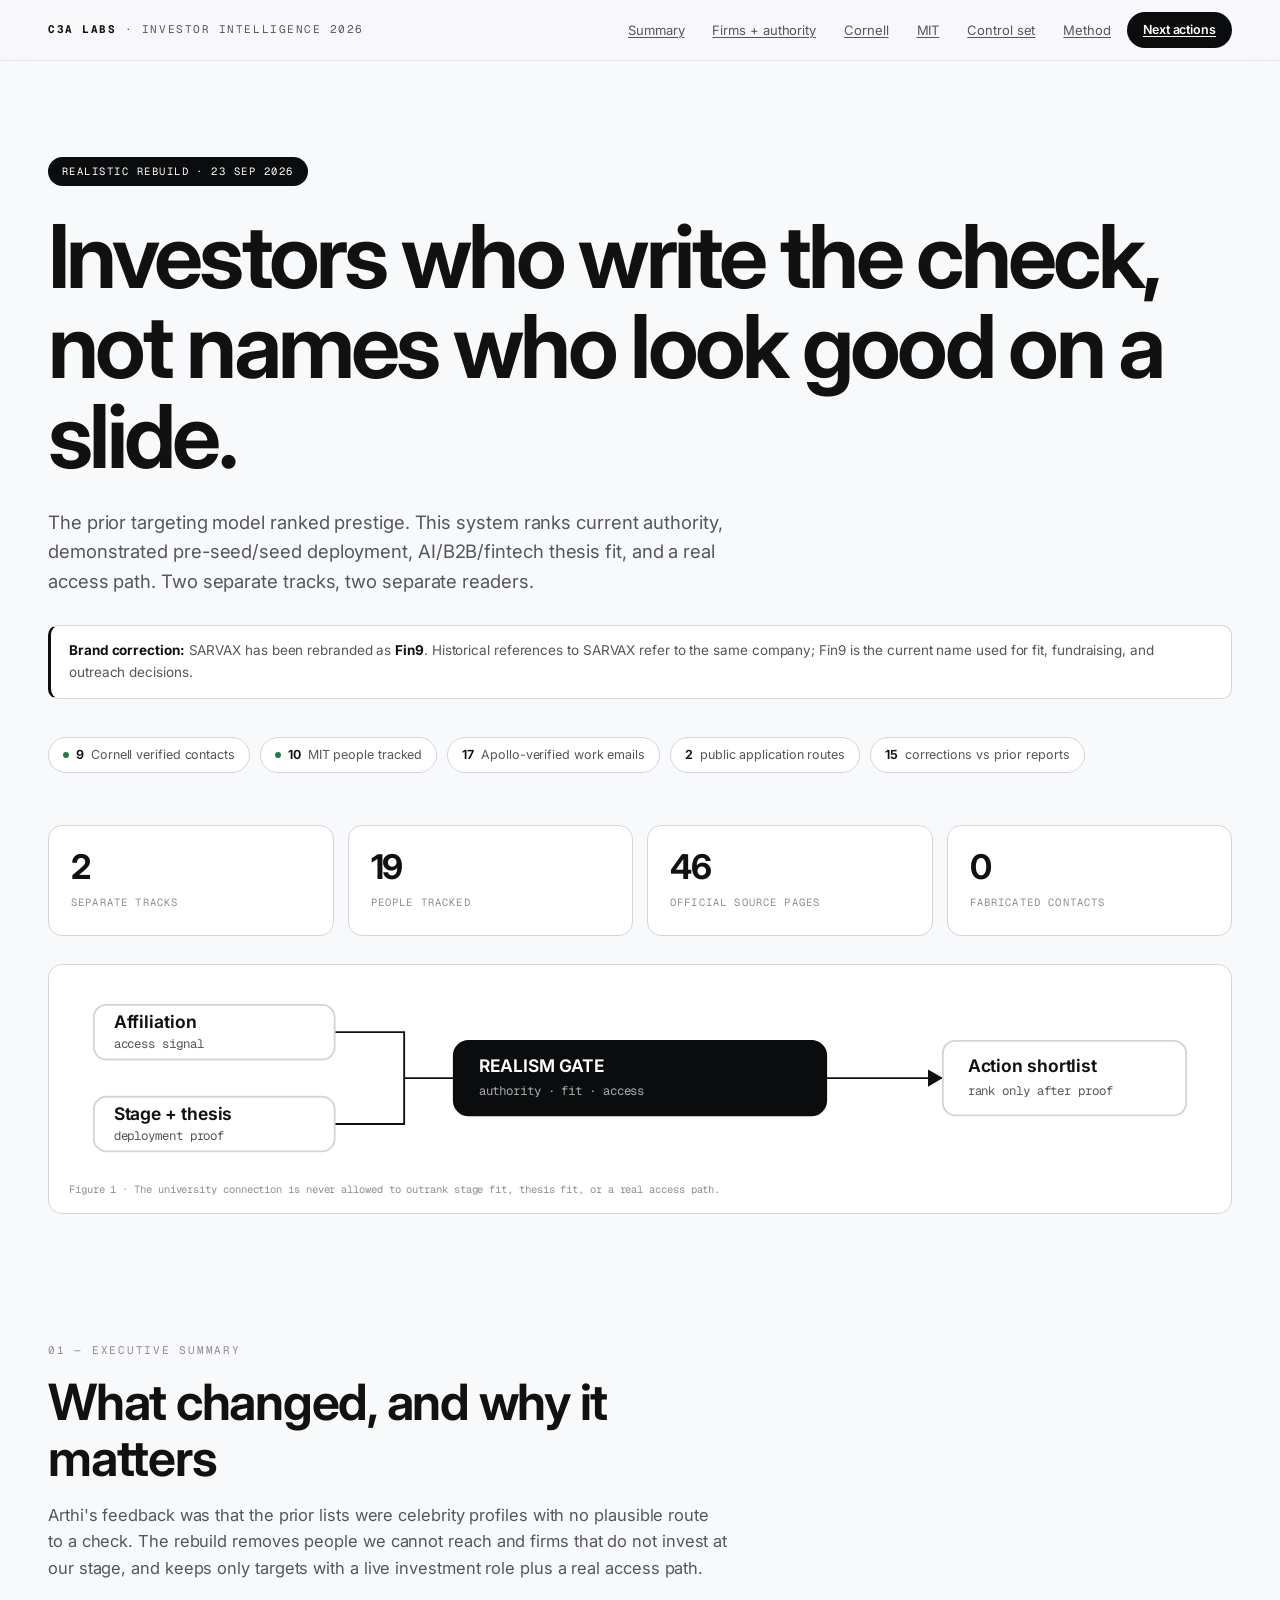
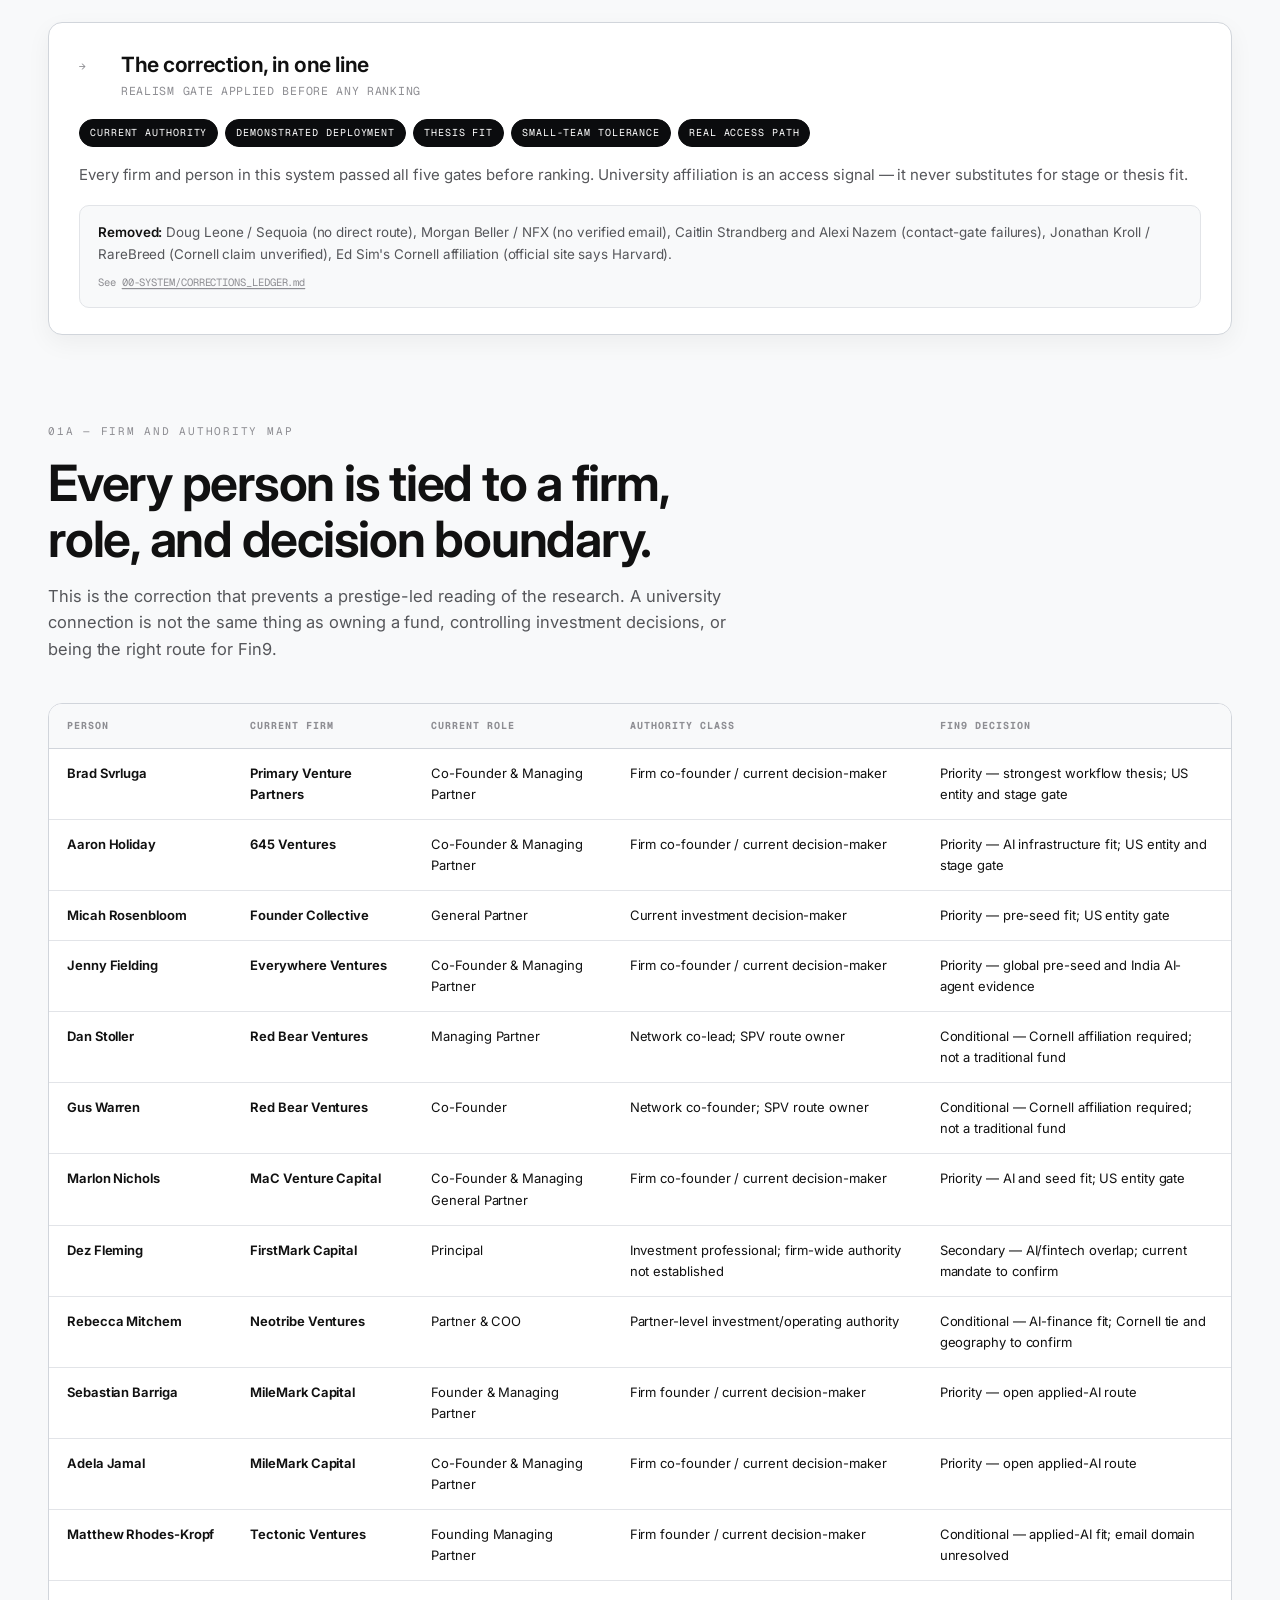
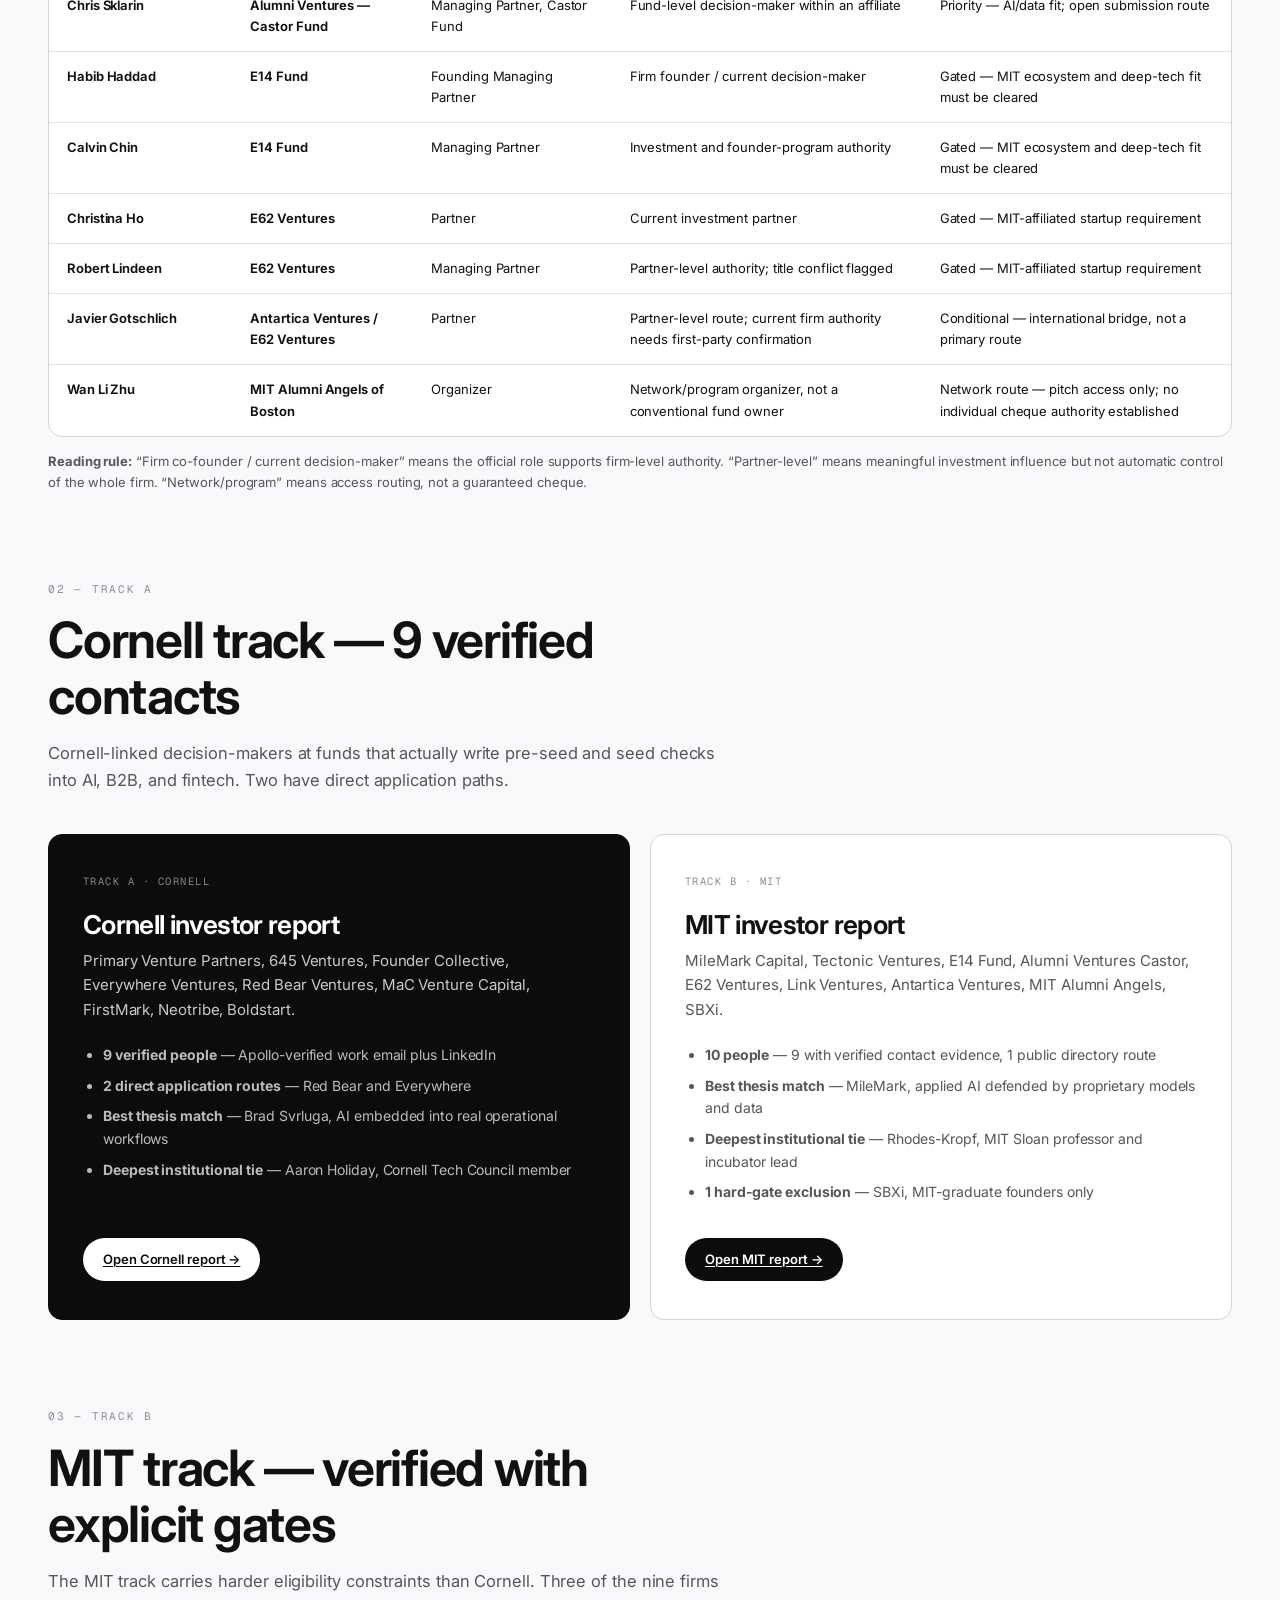
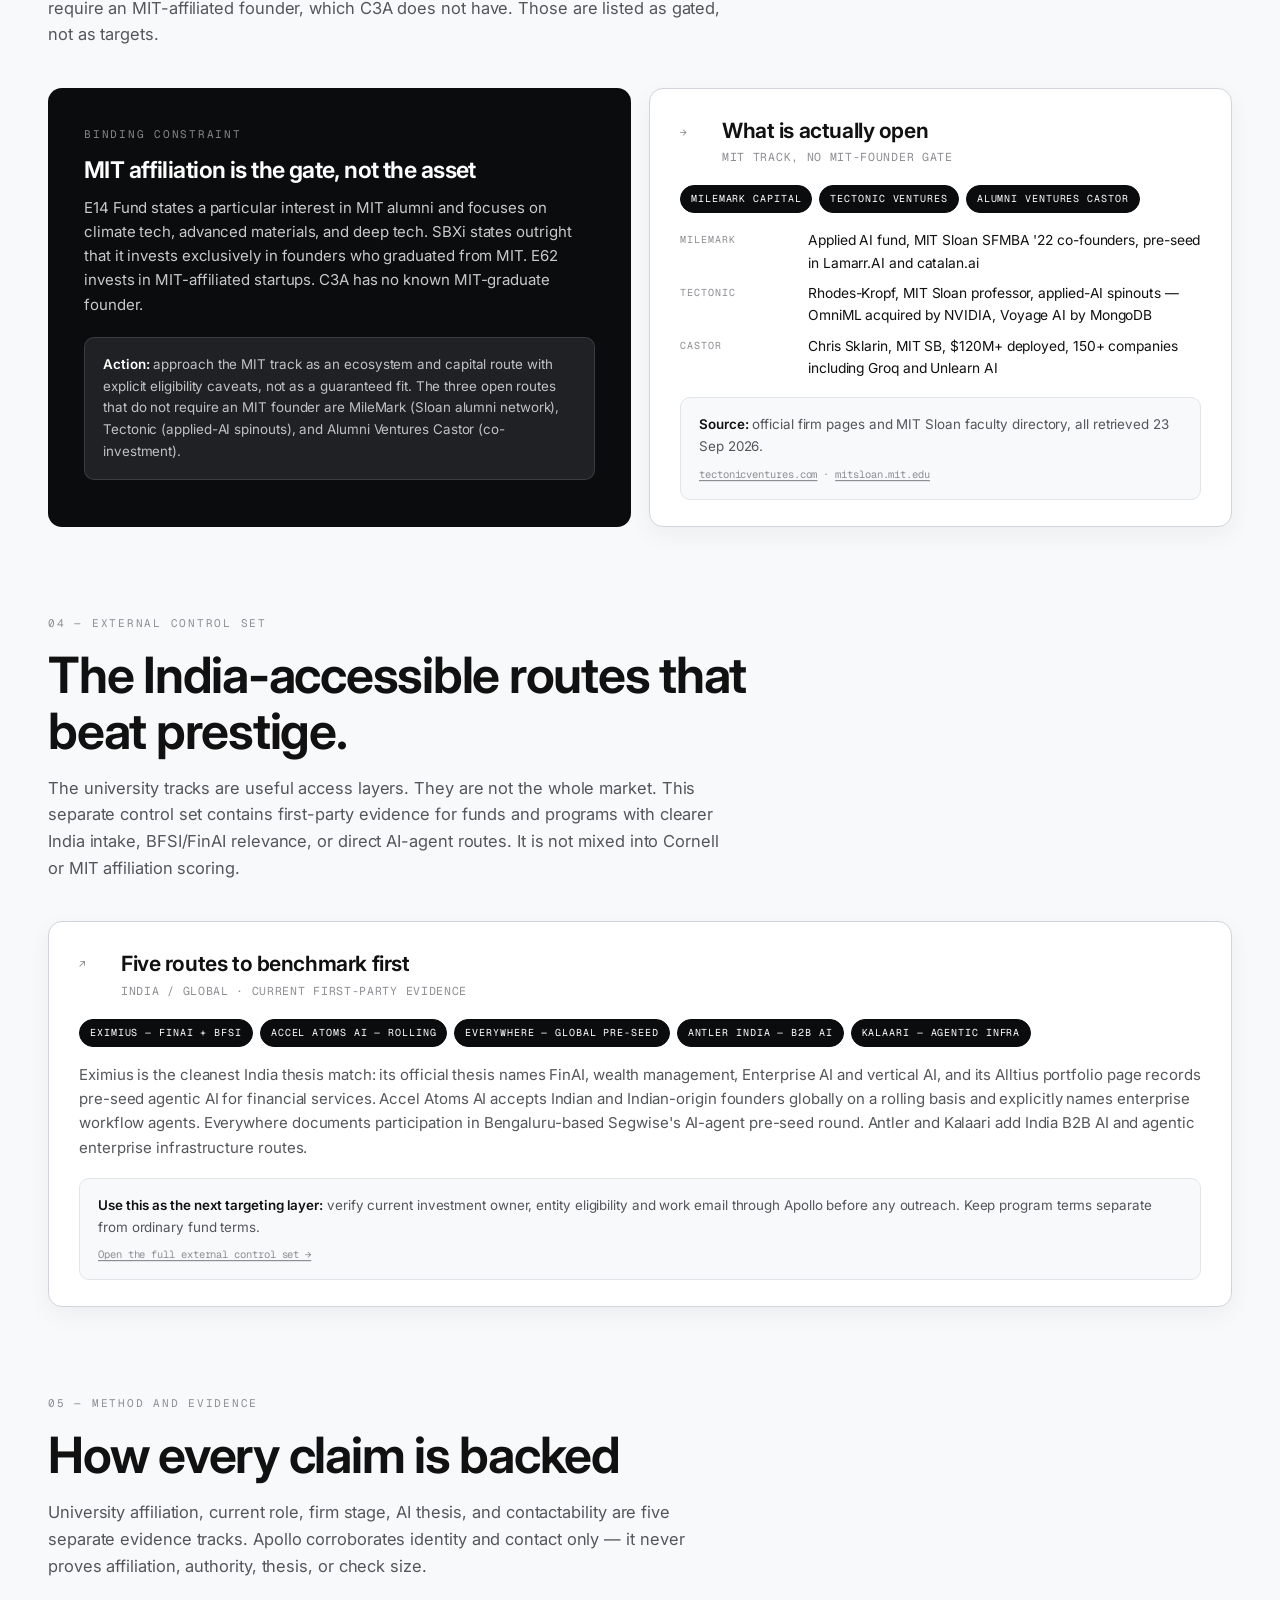
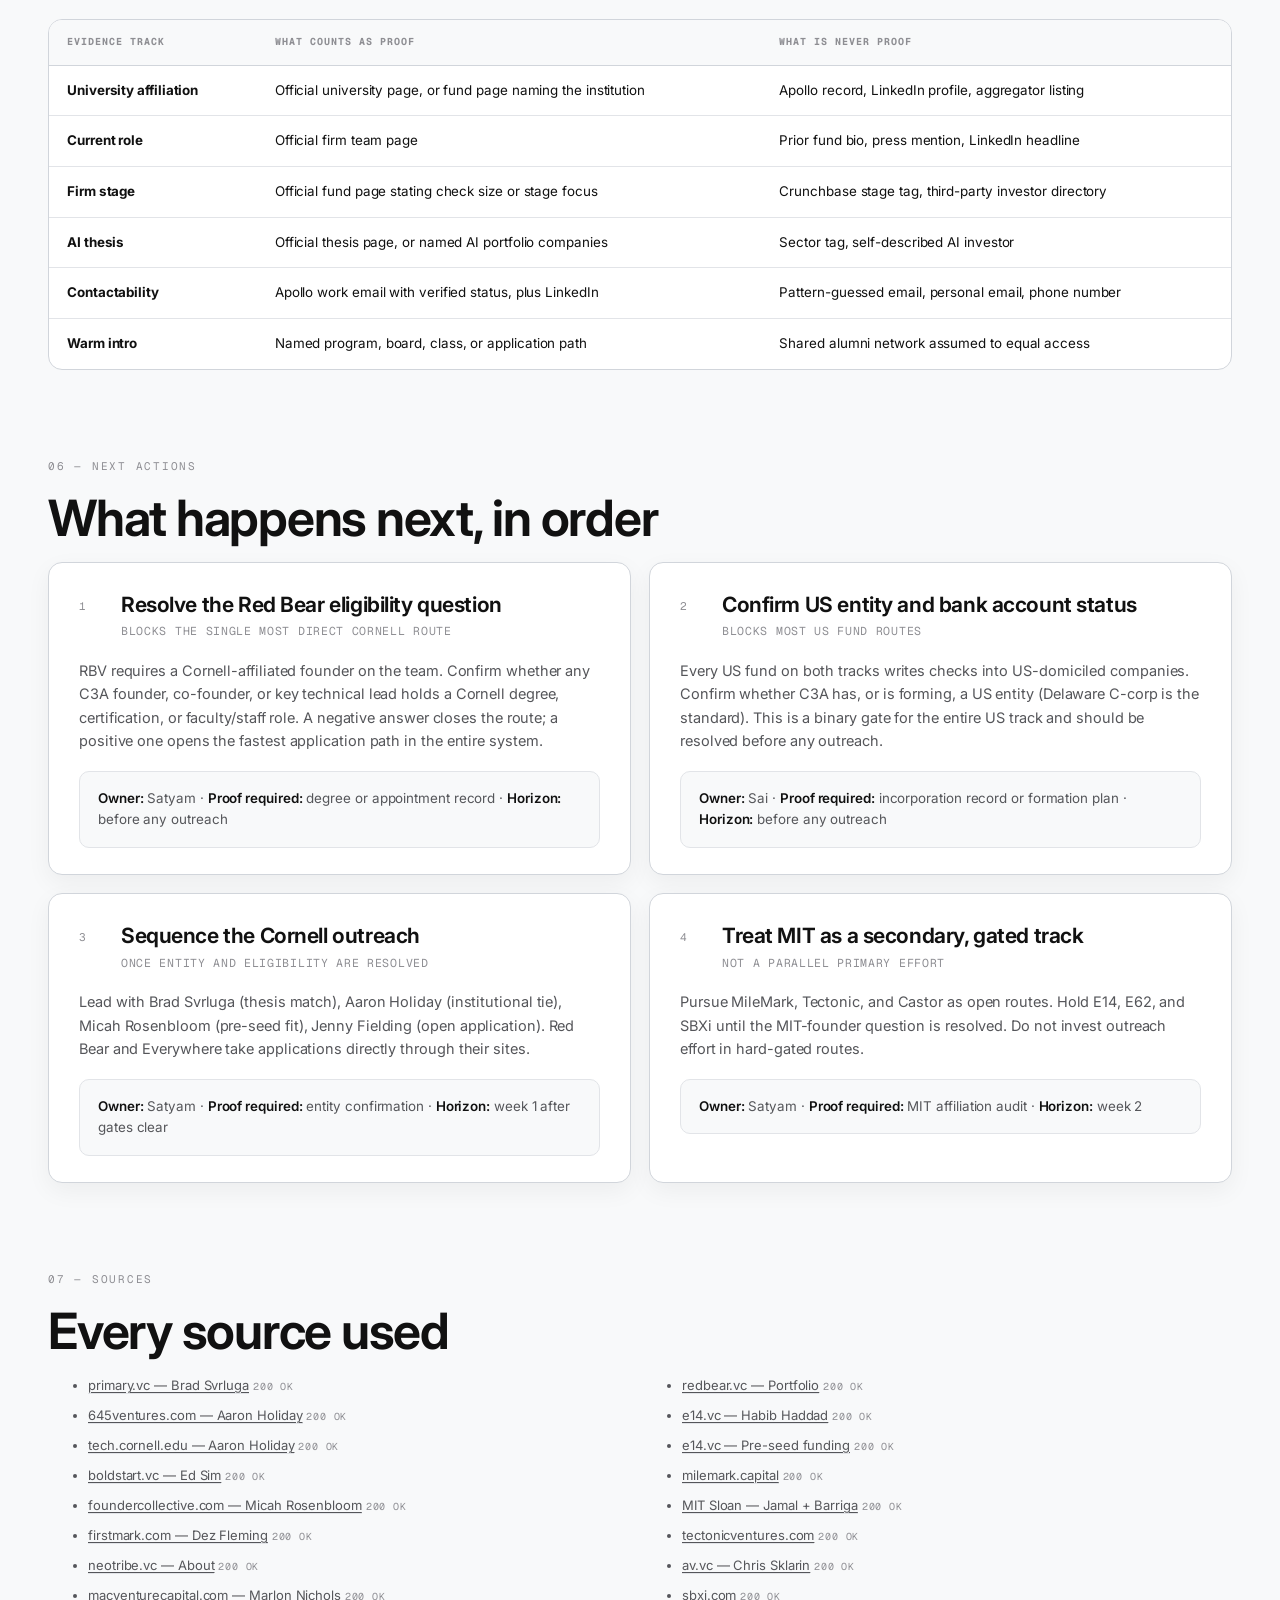
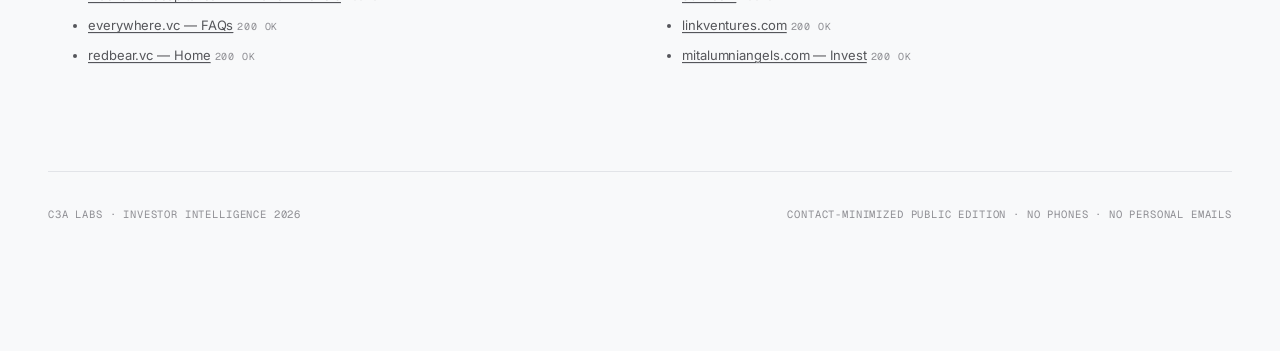
<file: index.html>
<!DOCTYPE html>
<html lang="en">
<head>
<meta charset="utf-8">
<meta name="viewport" content="width=device-width, initial-scale=1">
<title>C3A Labs — Fin9 Investor Intelligence 2026</title>
<meta name="description" content="Dual-track realistic investor targeting for C3A Labs / Fin9, formerly SARVAX. Cornell and MIT tracks. Verified decision-makers at pre-seed and seed.">
<link rel="preconnect" href="https://fonts.googleapis.com">
<link rel="preconnect" href="https://fonts.gstatic.com" crossorigin>
<link href="https://fonts.googleapis.com/css2?family=Inter:wght@300;400;500;600;700;800&family=Geist+Mono:wght@400;500;600;700&display=swap" rel="stylesheet">
<link rel="stylesheet" href="00-SYSTEM/report.css">
</head>
<body>
<a class="skip" href="#main">Skip to main content</a>

<nav class="nav">
  <div class="nav-in">
    <span class="nav-mark"><b>C3A LABS</b> · INVESTOR INTELLIGENCE 2026</span>
    <span class="nav-links">
      <a href="#summary">Summary</a>
      <a href="#authority">Firms + authority</a>
      <a href="#cornell">Cornell</a>
      <a href="#mit">MIT</a>
      <a href="#control">Control set</a>
      <a href="#method">Method</a>
      <a class="nav-cta" href="#actions">Next actions</a>
    </span>
  </div>
</nav>

<main id="main">

  <section class="hero" id="top">
    <span class="hero-tag">Realistic rebuild · 23 Sep 2026</span>
    <h1>Investors who write the check, not names who look good on a slide.</h1>
    <p class="hero-lede">The prior targeting model ranked prestige. This system ranks
      current authority, demonstrated pre-seed/seed deployment, AI/B2B/fintech thesis
      fit, and a real access path. Two separate tracks, two separate readers.</p>
    <div class="rebrand-note"><b>Brand correction:</b> SARVAX has been rebranded as <b>Fin9</b>.
      Historical references to SARVAX refer to the same company; Fin9 is the current name
      used for fit, fundraising, and outreach decisions.</div>
    <div class="hero-band">
      <span class="pill"><span class="dot"></span><b>9</b> Cornell verified contacts</span>
      <span class="pill"><span class="dot"></span><b>10</b> MIT people tracked</span>
      <span class="pill"><b>17</b> Apollo-verified work emails</span>
      <span class="pill"><b>2</b> public application routes</span>
      <span class="pill"><b>15</b> corrections vs prior reports</span>
    </div>
    <div class="metrics">
      <div class="metric"><div class="n">2</div><div class="l">Separate tracks</div></div>
      <div class="metric"><div class="n">19</div><div class="l">People tracked</div></div>
      <div class="metric"><div class="n">46</div><div class="l">Official source pages</div></div>
      <div class="metric"><div class="n">0</div><div class="l">Fabricated contacts</div></div>
    </div>
    <figure class="diagram" aria-labelledby="master-gates-diagram-title master-gates-diagram-desc">
      <svg viewBox="0 0 920 150" role="img" aria-labelledby="master-gates-diagram-title master-gates-diagram-desc">
        <title id="master-gates-diagram-title">Investor realism gate</title>
        <desc id="master-gates-diagram-desc">Affiliation, stage and thesis, and access evidence pass through a realism gate before a target becomes an action shortlist.</desc>
        <path class="flow" d="M214 38H270V75H310M214 112H270V75H310M610 75H652V75H704"/>
        <polygon points="704,75 692,68 692,82" fill="var(--ink)"/>
        <rect class="node" x="20" y="16" rx="10" width="194" height="44"/>
        <text class="label" x="36" y="35">Affiliation</text><text class="sub" x="36" y="51">access signal</text>
        <rect class="node" x="20" y="90" rx="10" width="194" height="44"/>
        <text class="label" x="36" y="109">Stage + thesis</text><text class="sub" x="36" y="125">deployment proof</text>
        <rect class="node dark" x="310" y="45" rx="12" width="300" height="60"/>
        <text class="label inverse" x="330" y="70">REALISM GATE</text><text class="sub inverse" x="330" y="89">authority · fit · access</text>
        <rect class="node" x="704" y="45" rx="10" width="196" height="60"/>
        <text class="label" x="724" y="70">Action shortlist</text><text class="sub" x="724" y="89">rank only after proof</text>
      </svg>
      <figcaption>Figure 1 · The university connection is never allowed to outrank stage fit, thesis fit, or a real access path.</figcaption>
    </figure>
  </section>

  <section class="sec" id="summary">
    <div class="sec-kicker">01 — Executive summary</div>
    <h2 class="sec-h">What changed, and why it matters</h2>
    <p class="sec-sub">Arthi's feedback was that the prior lists were celebrity profiles
      with no plausible route to a check. The rebuild removes people we cannot reach and
      firms that do not invest at our stage, and keeps only targets with a live investment
      role plus a real access path.</p>

    <div class="lane">
      <div class="card full">
        <div class="card-top">
          <span class="card-rank">→</span>
          <div>
            <h3>The correction, in one line</h3>
            <div class="firm">Realism gate applied before any ranking</div>
          </div>
        </div>
        <div class="chips">
          <span class="chip solid">Current authority</span>
          <span class="chip solid">Demonstrated deployment</span>
          <span class="chip solid">Thesis fit</span>
          <span class="chip solid">Small-team tolerance</span>
          <span class="chip solid">Real access path</span>
        </div>
        <p style="font-size:15px;color:var(--muted)">Every firm and person in this system
          passed all five gates before ranking. University affiliation is an access
          signal — it never substitutes for stage or thesis fit.</p>
        <div class="proof">
          <b>Removed:</b> Doug Leone / Sequoia (no direct route), Morgan Beller / NFX
          (no verified email), Caitlin Strandberg and Alexi Nazem (contact-gate failures),
          Jonathan Kroll / RareBreed (Cornell claim unverified), Ed Sim's Cornell
          affiliation (official site says Harvard).
          <span class="proof-src">See <a href="00-SYSTEM/CORRECTIONS_LEDGER.md">00-SYSTEM/CORRECTIONS_LEDGER.md</a></span>
        </div>
      </div>
    </div>
  </section>

  <section class="sec" id="authority">
    <div class="sec-kicker">01A — Firm and authority map</div>
    <h2 class="sec-h">Every person is tied to a firm, role, and decision boundary.</h2>
    <p class="sec-sub">This is the correction that prevents a prestige-led reading of the
      research. A university connection is not the same thing as owning a fund, controlling
      investment decisions, or being the right route for Fin9.</p>
    <div class="authority-map tbl-wrap">
      <table>
        <caption class="skip">Tracked people, current firms, authority classes, and Fin9 relevance</caption>
        <thead><tr><th scope="col">Person</th><th scope="col">Current firm</th><th scope="col">Current role</th><th scope="col">Authority class</th><th scope="col">Fin9 decision</th></tr></thead>
        <tbody>
          <tr><td data-label="Person">Brad Svrluga</td><td data-label="Current firm">Primary Venture Partners</td><td data-label="Current role">Co-Founder &amp; Managing Partner</td><td data-label="Authority class">Firm co-founder / current decision-maker</td><td data-label="Fin9 decision">Priority — strongest workflow thesis; US entity and stage gate</td></tr>
          <tr><td data-label="Person">Aaron Holiday</td><td data-label="Current firm">645 Ventures</td><td data-label="Current role">Co-Founder &amp; Managing Partner</td><td data-label="Authority class">Firm co-founder / current decision-maker</td><td data-label="Fin9 decision">Priority — AI infrastructure fit; US entity and stage gate</td></tr>
          <tr><td data-label="Person">Micah Rosenbloom</td><td data-label="Current firm">Founder Collective</td><td data-label="Current role">General Partner</td><td data-label="Authority class">Current investment decision-maker</td><td data-label="Fin9 decision">Priority — pre-seed fit; US entity gate</td></tr>
          <tr><td data-label="Person">Jenny Fielding</td><td data-label="Current firm">Everywhere Ventures</td><td data-label="Current role">Co-Founder &amp; Managing Partner</td><td data-label="Authority class">Firm co-founder / current decision-maker</td><td data-label="Fin9 decision">Priority — global pre-seed and India AI-agent evidence</td></tr>
          <tr><td data-label="Person">Dan Stoller</td><td data-label="Current firm">Red Bear Ventures</td><td data-label="Current role">Managing Partner</td><td data-label="Authority class">Network co-lead; SPV route owner</td><td data-label="Fin9 decision">Conditional — Cornell affiliation required; not a traditional fund</td></tr>
          <tr><td data-label="Person">Gus Warren</td><td data-label="Current firm">Red Bear Ventures</td><td data-label="Current role">Co-Founder</td><td data-label="Authority class">Network co-founder; SPV route owner</td><td data-label="Fin9 decision">Conditional — Cornell affiliation required; not a traditional fund</td></tr>
          <tr><td data-label="Person">Marlon Nichols</td><td data-label="Current firm">MaC Venture Capital</td><td data-label="Current role">Co-Founder &amp; Managing General Partner</td><td data-label="Authority class">Firm co-founder / current decision-maker</td><td data-label="Fin9 decision">Priority — AI and seed fit; US entity gate</td></tr>
          <tr><td data-label="Person">Dez Fleming</td><td data-label="Current firm">FirstMark Capital</td><td data-label="Current role">Principal</td><td data-label="Authority class">Investment professional; firm-wide authority not established</td><td data-label="Fin9 decision">Secondary — AI/fintech overlap; current mandate to confirm</td></tr>
          <tr><td data-label="Person">Rebecca Mitchem</td><td data-label="Current firm">Neotribe Ventures</td><td data-label="Current role">Partner &amp; COO</td><td data-label="Authority class">Partner-level investment/operating authority</td><td data-label="Fin9 decision">Conditional — AI-finance fit; Cornell tie and geography to confirm</td></tr>
          <tr><td data-label="Person">Sebastian Barriga</td><td data-label="Current firm">MileMark Capital</td><td data-label="Current role">Founder &amp; Managing Partner</td><td data-label="Authority class">Firm founder / current decision-maker</td><td data-label="Fin9 decision">Priority — open applied-AI route</td></tr>
          <tr><td data-label="Person">Adela Jamal</td><td data-label="Current firm">MileMark Capital</td><td data-label="Current role">Co-Founder &amp; Managing Partner</td><td data-label="Authority class">Firm co-founder / current decision-maker</td><td data-label="Fin9 decision">Priority — open applied-AI route</td></tr>
          <tr><td data-label="Person">Matthew Rhodes-Kropf</td><td data-label="Current firm">Tectonic Ventures</td><td data-label="Current role">Founding Managing Partner</td><td data-label="Authority class">Firm founder / current decision-maker</td><td data-label="Fin9 decision">Conditional — applied-AI fit; email domain unresolved</td></tr>
          <tr><td data-label="Person">Chris Sklarin</td><td data-label="Current firm">Alumni Ventures — Castor Fund</td><td data-label="Current role">Managing Partner, Castor Fund</td><td data-label="Authority class">Fund-level decision-maker within an affiliate</td><td data-label="Fin9 decision">Priority — AI/data fit; open submission route</td></tr>
          <tr><td data-label="Person">Habib Haddad</td><td data-label="Current firm">E14 Fund</td><td data-label="Current role">Founding Managing Partner</td><td data-label="Authority class">Firm founder / current decision-maker</td><td data-label="Fin9 decision">Gated — MIT ecosystem and deep-tech fit must be cleared</td></tr>
          <tr><td data-label="Person">Calvin Chin</td><td data-label="Current firm">E14 Fund</td><td data-label="Current role">Managing Partner</td><td data-label="Authority class">Investment and founder-program authority</td><td data-label="Fin9 decision">Gated — MIT ecosystem and deep-tech fit must be cleared</td></tr>
          <tr><td data-label="Person">Christina Ho</td><td data-label="Current firm">E62 Ventures</td><td data-label="Current role">Partner</td><td data-label="Authority class">Current investment partner</td><td data-label="Fin9 decision">Gated — MIT-affiliated startup requirement</td></tr>
          <tr><td data-label="Person">Robert Lindeen</td><td data-label="Current firm">E62 Ventures</td><td data-label="Current role">Managing Partner</td><td data-label="Authority class">Partner-level authority; title conflict flagged</td><td data-label="Fin9 decision">Gated — MIT-affiliated startup requirement</td></tr>
          <tr><td data-label="Person">Javier Gotschlich</td><td data-label="Current firm">Antartica Ventures / E62 Ventures</td><td data-label="Current role">Partner</td><td data-label="Authority class">Partner-level route; current firm authority needs first-party confirmation</td><td data-label="Fin9 decision">Conditional — international bridge, not a primary route</td></tr>
          <tr><td data-label="Person">Wan Li Zhu</td><td data-label="Current firm">MIT Alumni Angels of Boston</td><td data-label="Current role">Organizer</td><td data-label="Authority class">Network/program organizer, not a conventional fund owner</td><td data-label="Fin9 decision">Network route — pitch access only; no individual cheque authority established</td></tr>
        </tbody>
      </table>
    </div>
    <p class="authority-note"><b>Reading rule:</b> “Firm co-founder / current decision-maker” means the official role supports firm-level authority. “Partner-level” means meaningful investment influence but not automatic control of the whole firm. “Network/program” means access routing, not a guaranteed cheque.</p>
  </section>

  <section class="sec" id="cornell">
    <div class="sec-kicker">02 — Track A</div>
    <h2 class="sec-h">Cornell track — 9 verified contacts</h2>
    <p class="sec-sub">Cornell-linked decision-makers at funds that actually write
      pre-seed and seed checks into AI, B2B, and fintech. Two have direct application
      paths.</p>
    <div class="dual" style="margin-top:0">
      <div class="track track-dark">
        <div class="tk">Track A · Cornell</div>
        <h3>Cornell investor report</h3>
        <p>Primary Venture Partners, 645 Ventures, Founder Collective, Everywhere
          Ventures, Red Bear Ventures, MaC Venture Capital, FirstMark, Neotribe,
          Boldstart.</p>
        <ul>
          <li><b>9 verified people</b> — Apollo-verified work email plus LinkedIn</li>
          <li><b>2 direct application routes</b> — Red Bear and Everywhere</li>
          <li><b>Best thesis match</b> — Brad Svrluga, AI embedded into real operational workflows</li>
          <li><b>Deepest institutional tie</b> — Aaron Holiday, Cornell Tech Council member</li>
        </ul>
        <a class="go" href="CORNELL/index.html">Open Cornell report →</a>
      </div>
      <div class="track">
        <div class="tk">Track B · MIT</div>
        <h3>MIT investor report</h3>
        <p>MileMark Capital, Tectonic Ventures, E14 Fund, Alumni Ventures Castor,
          E62 Ventures, Link Ventures, Antartica Ventures, MIT Alumni Angels, SBXi.</p>
        <ul>
          <li><b>10 people</b> — 9 with verified contact evidence, 1 public directory route</li>
          <li><b>Best thesis match</b> — MileMark, applied AI defended by proprietary models and data</li>
          <li><b>Deepest institutional tie</b> — Rhodes-Kropf, MIT Sloan professor and incubator lead</li>
          <li><b>1 hard-gate exclusion</b> — SBXi, MIT-graduate founders only</li>
        </ul>
        <a class="go" href="MIT/index.html">Open MIT report →</a>
      </div>
    </div>
  </section>

  <section class="sec" id="mit">
    <div class="sec-kicker">03 — Track B</div>
    <h2 class="sec-h">MIT track — verified with explicit gates</h2>
    <p class="sec-sub">The MIT track carries harder eligibility constraints than Cornell.
      Three of the nine firms require an MIT-affiliated founder, which C3A does not have.
      Those are listed as gated, not as targets.</p>
    <div class="lane">
      <div class="dark">
        <div class="sec-kicker">Binding constraint</div>
        <h3>MIT affiliation is the gate, not the asset</h3>
        <p>E14 Fund states a particular interest in MIT alumni and focuses on climate
          tech, advanced materials, and deep tech. SBXi states outright that it invests
          exclusively in founders who graduated from MIT. E62 invests in MIT-affiliated
          startups. C3A has no known MIT-graduate founder.</p>
        <div class="proof" style="margin-top:20px">
          <b>Action:</b> approach the MIT track as an ecosystem and capital route with
          explicit eligibility caveats, not as a guaranteed fit. The three open routes
          that do not require an MIT founder are MileMark (Sloan alumni network),
          Tectonic (applied-AI spinouts), and Alumni Ventures Castor (co-investment).
        </div>
      </div>
      <div class="card">
        <div class="card-top">
          <span class="card-rank">→</span>
          <div>
            <h3>What is actually open</h3>
            <div class="firm">MIT track, no MIT-founder gate</div>
          </div>
        </div>
        <div class="chips">
          <span class="chip solid">MileMark Capital</span>
          <span class="chip solid">Tectonic Ventures</span>
          <span class="chip solid">Alumni Ventures Castor</span>
        </div>
        <dl class="kv">
          <dt>MileMark</dt><dd>Applied AI fund, MIT Sloan SFMBA '22 co-founders, pre-seed in Lamarr.AI and catalan.ai</dd>
          <dt>Tectonic</dt><dd>Rhodes-Kropf, MIT Sloan professor, applied-AI spinouts — OmniML acquired by NVIDIA, Voyage AI by MongoDB</dd>
          <dt>Castor</dt><dd>Chris Sklarin, MIT SB, $120M+ deployed, 150+ companies including Groq and Unlearn AI</dd>
        </dl>
        <div class="proof">
          <b>Source:</b> official firm pages and MIT Sloan faculty directory, all
          retrieved 23 Sep 2026.
          <span class="proof-src"><a href="https://www.tectonicventures.com/">tectonicventures.com</a> · <a href="https://mitsloan.mit.edu/alumni/adela-jamal-sfmba-22-and-sebastian-barriga-sfmba-22">mitsloan.mit.edu</a></span>
        </div>
      </div>
    </div>
  </section>

  <section class="sec" id="control">
    <div class="sec-kicker">04 — External control set</div>
    <h2 class="sec-h">The India-accessible routes that beat prestige.</h2>
    <p class="sec-sub">The university tracks are useful access layers. They are not the
      whole market. This separate control set contains first-party evidence for funds and
      programs with clearer India intake, BFSI/FinAI relevance, or direct AI-agent routes.
      It is not mixed into Cornell or MIT affiliation scoring.</p>
    <div class="lane">
      <div class="card full">
        <div class="card-top">
          <span class="card-rank">↗</span>
          <div>
            <h3>Five routes to benchmark first</h3>
            <div class="firm">India / global · current first-party evidence</div>
          </div>
        </div>
        <div class="chips">
          <span class="chip solid">Eximius — FinAI + BFSI</span>
          <span class="chip solid">Accel Atoms AI — rolling</span>
          <span class="chip solid">Everywhere — global pre-seed</span>
          <span class="chip solid">Antler India — B2B AI</span>
          <span class="chip solid">Kalaari — agentic infra</span>
        </div>
        <p style="font-size:15px;color:var(--muted)">Eximius is the cleanest India thesis match:
          its official thesis names FinAI, wealth management, Enterprise AI and vertical AI,
          and its Alltius portfolio page records pre-seed agentic AI for financial services.
          Accel Atoms AI accepts Indian and Indian-origin founders globally on a rolling basis
          and explicitly names enterprise workflow agents. Everywhere documents participation
          in Bengaluru-based Segwise's AI-agent pre-seed round. Antler and Kalaari add India
          B2B AI and agentic enterprise infrastructure routes.</p>
        <div class="proof">
          <b>Use this as the next targeting layer:</b> verify current investment owner,
          entity eligibility and work email through Apollo before any outreach. Keep program
          terms separate from ordinary fund terms.
          <span class="proof-src"><a href="00-SYSTEM/external-control-set.html">Open the full external control set →</a></span>
        </div>
      </div>
    </div>
  </section>

  <section class="sec" id="method">
    <div class="sec-kicker">05 — Method and evidence</div>
    <h2 class="sec-h">How every claim is backed</h2>
    <p class="sec-sub">University affiliation, current role, firm stage, AI thesis, and
      contactability are five separate evidence tracks. Apollo corroborates identity and
      contact only — it never proves affiliation, authority, thesis, or check size.</p>

    <div class="tbl-wrap" style="margin-top:0">
      <table>
        <caption class="skip">Evidence separation standard</caption>
        <thead>
          <tr>
            <th scope="col">Evidence track</th>
            <th scope="col">What counts as proof</th>
            <th scope="col">What is never proof</th>
          </tr>
        </thead>
        <tbody>
          <tr>
            <td data-label="Evidence track"><b>University affiliation</b></td>
            <td data-label="What counts as proof">Official university page, or fund page naming the institution</td>
            <td data-label="What is never proof">Apollo record, LinkedIn profile, aggregator listing</td>
          </tr>
          <tr>
            <td data-label="Evidence track"><b>Current role</b></td>
            <td data-label="What counts as proof">Official firm team page</td>
            <td data-label="What is never proof">Prior fund bio, press mention, LinkedIn headline</td>
          </tr>
          <tr>
            <td data-label="Evidence track"><b>Firm stage</b></td>
            <td data-label="What counts as proof">Official fund page stating check size or stage focus</td>
            <td data-label="What is never proof">Crunchbase stage tag, third-party investor directory</td>
          </tr>
          <tr>
            <td data-label="Evidence track"><b>AI thesis</b></td>
            <td data-label="What counts as proof">Official thesis page, or named AI portfolio companies</td>
            <td data-label="What is never proof">Sector tag, self-described AI investor</td>
          </tr>
          <tr>
            <td data-label="Evidence track"><b>Contactability</b></td>
            <td data-label="What counts as proof">Apollo work email with verified status, plus LinkedIn</td>
            <td data-label="What is never proof">Pattern-guessed email, personal email, phone number</td>
          </tr>
          <tr>
            <td data-label="Evidence track"><b>Warm intro</b></td>
            <td data-label="What counts as proof">Named program, board, class, or application path</td>
            <td data-label="What is never proof">Shared alumni network assumed to equal access</td>
          </tr>
        </tbody>
      </table>
    </div>
  </section>

  <section class="sec" id="actions">
    <div class="sec-kicker">06 — Next actions</div>
    <h2 class="sec-h">What happens next, in order</h2>
    <div class="lane">
      <div class="card">
        <div class="card-top"><span class="card-rank">1</span><div>
          <h3>Resolve the Red Bear eligibility question</h3>
          <div class="firm">Blocks the single most direct Cornell route</div>
        </div></div>
        <p style="font-size:14.5px;color:var(--muted)">RBV requires a Cornell-affiliated
          founder on the team. Confirm whether any C3A founder, co-founder, or key
          technical lead holds a Cornell degree, certification, or faculty/staff role.
          A negative answer closes the route; a positive one opens the fastest
          application path in the entire system.</p>
        <div class="proof"><b>Owner:</b> Satyam · <b>Proof required:</b> degree or
          appointment record · <b>Horizon:</b> before any outreach</div>
      </div>
      <div class="card">
        <div class="card-top"><span class="card-rank">2</span><div>
          <h3>Confirm US entity and bank account status</h3>
          <div class="firm">Blocks most US fund routes</div>
        </div></div>
        <p style="font-size:14.5px;color:var(--muted)">Every US fund on both tracks
          writes checks into US-domiciled companies. Confirm whether C3A has, or is
          forming, a US entity (Delaware C-corp is the standard). This is a binary gate
          for the entire US track and should be resolved before any outreach.</p>
        <div class="proof"><b>Owner:</b> Sai · <b>Proof required:</b> incorporation
          record or formation plan · <b>Horizon:</b> before any outreach</div>
      </div>
      <div class="card">
        <div class="card-top"><span class="card-rank">3</span><div>
          <h3>Sequence the Cornell outreach</h3>
          <div class="firm">Once entity and eligibility are resolved</div>
        </div></div>
        <p style="font-size:14.5px;color:var(--muted)">Lead with Brad Svrluga (thesis
          match), Aaron Holiday (institutional tie), Micah Rosenbloom (pre-seed fit),
          Jenny Fielding (open application). Red Bear and Everywhere take applications
          directly through their sites.</p>
        <div class="proof"><b>Owner:</b> Satyam · <b>Proof required:</b> entity
          confirmation · <b>Horizon:</b> week 1 after gates clear</div>
      </div>
      <div class="card">
        <div class="card-top"><span class="card-rank">4</span><div>
          <h3>Treat MIT as a secondary, gated track</h3>
          <div class="firm">Not a parallel primary effort</div>
        </div></div>
        <p style="font-size:14.5px;color:var(--muted)">Pursue MileMark, Tectonic, and
          Castor as open routes. Hold E14, E62, and SBXi until the MIT-founder question
          is resolved. Do not invest outreach effort in hard-gated routes.</p>
        <div class="proof"><b>Owner:</b> Satyam · <b>Proof required:</b> MIT affiliation
          audit · <b>Horizon:</b> week 2</div>
      </div>
    </div>
  </section>

  <section class="sec" id="sources">
    <div class="sec-kicker">07 — Sources</div>
    <h2 class="sec-h">Every source used</h2>
    <ul class="sources">
      <li><a href="https://primary.vc/team/brad-svrluga">primary.vc — Brad Svrluga</a> <span class="st">200 OK</span></li>
      <li><a href="https://645ventures.com/team/aaron-holiday">645ventures.com — Aaron Holiday</a> <span class="st">200 OK</span></li>
      <li><a href="https://tech.cornell.edu/people/aaron-holiday/">tech.cornell.edu — Aaron Holiday</a> <span class="st">200 OK</span></li>
      <li><a href="https://boldstart.vc/team/ed-sim/">boldstart.vc — Ed Sim</a> <span class="st">200 OK</span></li>
      <li><a href="https://foundercollective.com/team/micah-rosenbloom/">foundercollective.com — Micah Rosenbloom</a> <span class="st">200 OK</span></li>
      <li><a href="https://firstmark.com/team/dez-fleming">firstmark.com — Dez Fleming</a> <span class="st">200 OK</span></li>
      <li><a href="https://www.neotribe.vc/about">neotribe.vc — About</a> <span class="st">200 OK</span></li>
      <li><a href="https://macventurecapital.com/team/marlon-nichols/">macventurecapital.com — Marlon Nichols</a> <span class="st">200 OK</span></li>
      <li><a href="https://www.everywhere.vc/faqs">everywhere.vc — FAQs</a> <span class="st">200 OK</span></li>
      <li><a href="https://www.redbear.vc/">redbear.vc — Home</a> <span class="st">200 OK</span></li>
      <li><a href="https://www.redbear.vc/portfolio">redbear.vc — Portfolio</a> <span class="st">200 OK</span></li>
      <li><a href="https://www.e14.vc/team-partners/habib-haddad">e14.vc — Habib Haddad</a> <span class="st">200 OK</span></li>
      <li><a href="https://www.e14.vc/preseed-funding">e14.vc — Pre-seed funding</a> <span class="st">200 OK</span></li>
      <li><a href="https://www.milemark.capital/">milemark.capital</a> <span class="st">200 OK</span></li>
      <li><a href="https://mitsloan.mit.edu/alumni/adela-jamal-sfmba-22-and-sebastian-barriga-sfmba-22">MIT Sloan — Jamal + Barriga</a> <span class="st">200 OK</span></li>
      <li><a href="https://www.tectonicventures.com/">tectonicventures.com</a> <span class="st">200 OK</span></li>
      <li><a href="https://www.av.vc/people/chris-sklarin">av.vc — Chris Sklarin</a> <span class="st">200 OK</span></li>
      <li><a href="https://www.sbxi.com/">sbxi.com</a> <span class="st">200 OK</span></li>
      <li><a href="https://www.linkventures.com/">linkventures.com</a> <span class="st">200 OK</span></li>
      <li><a href="http://www.mitalumniangels.com/investors">mitalumniangels.com — Invest</a> <span class="st">200 OK</span></li>
    </ul>
  </section>

  <div class="foot">
    <span>C3A LABS · INVESTOR INTELLIGENCE 2026</span>
    <span class="sp">CONTACT-MINIMIZED PUBLIC EDITION · NO PHONES · NO PERSONAL EMAILS</span>
  </div>

</main>
</body>
</html>
</file>
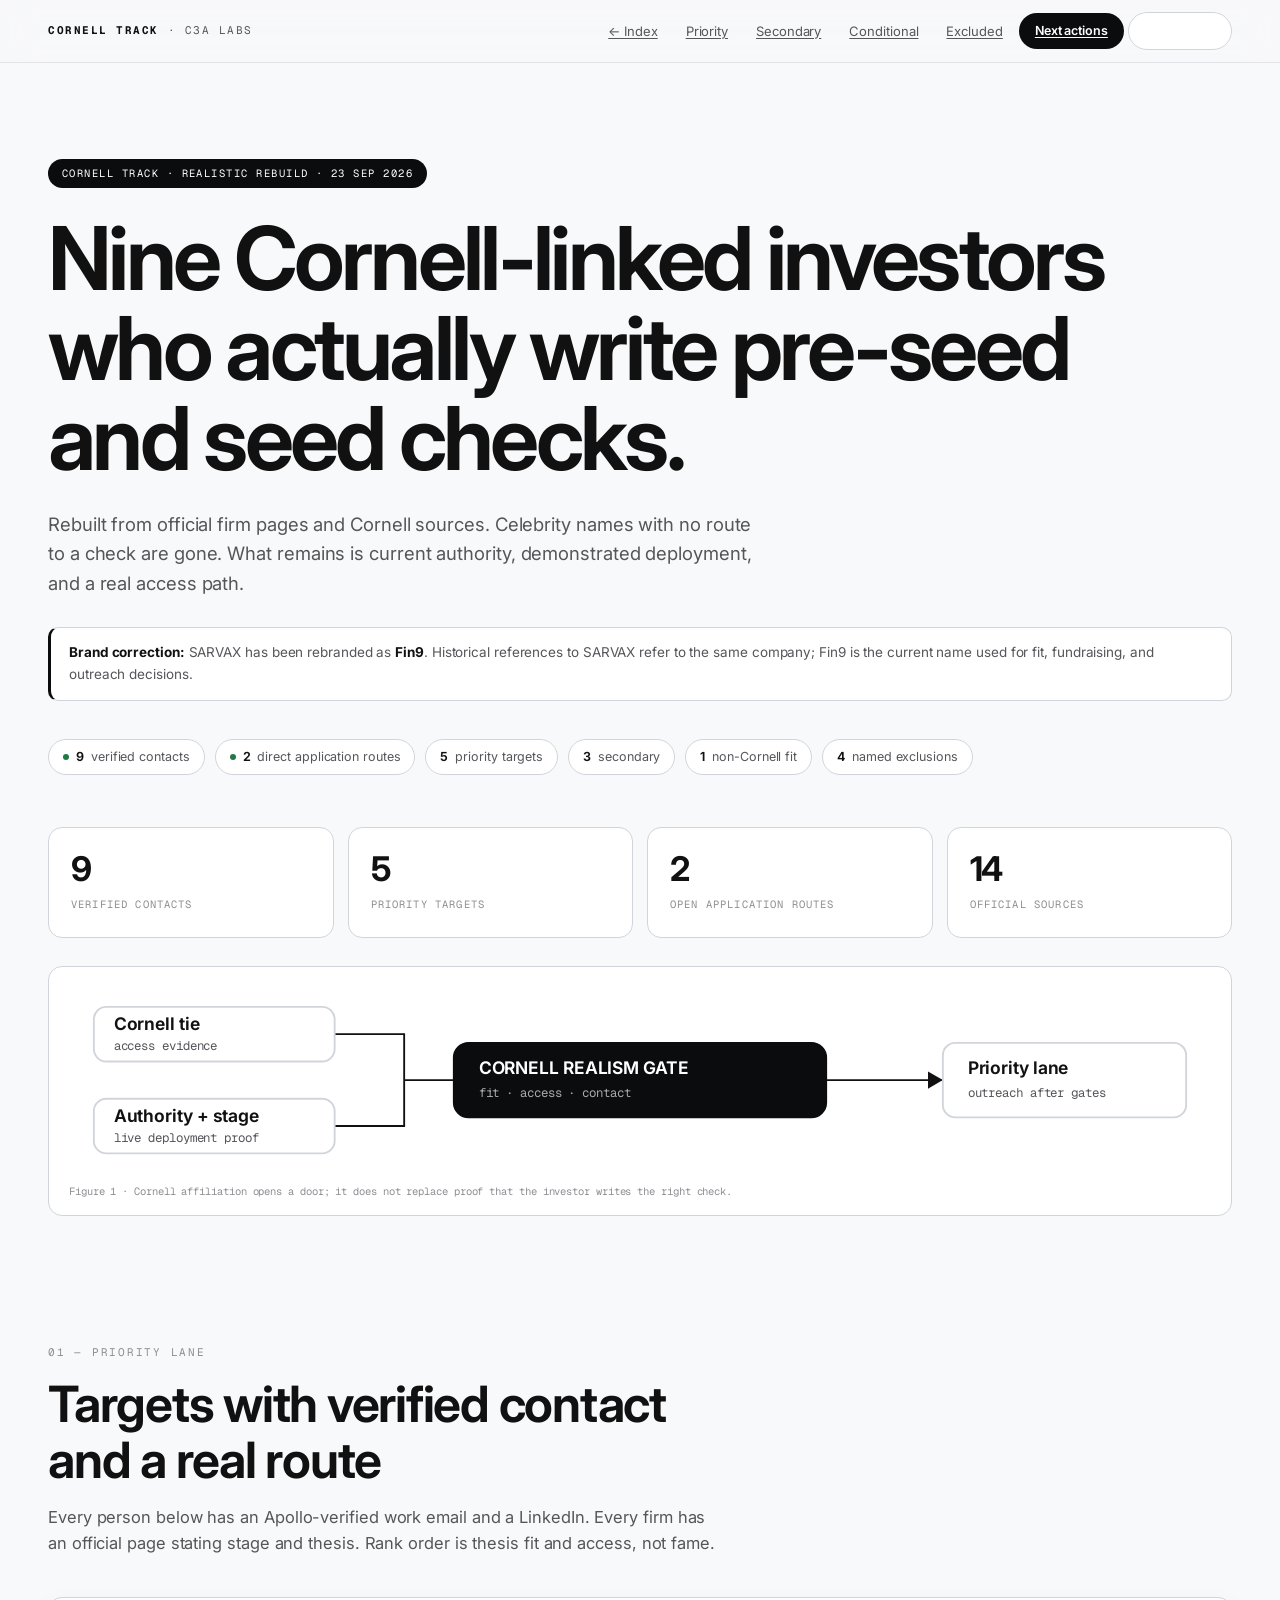
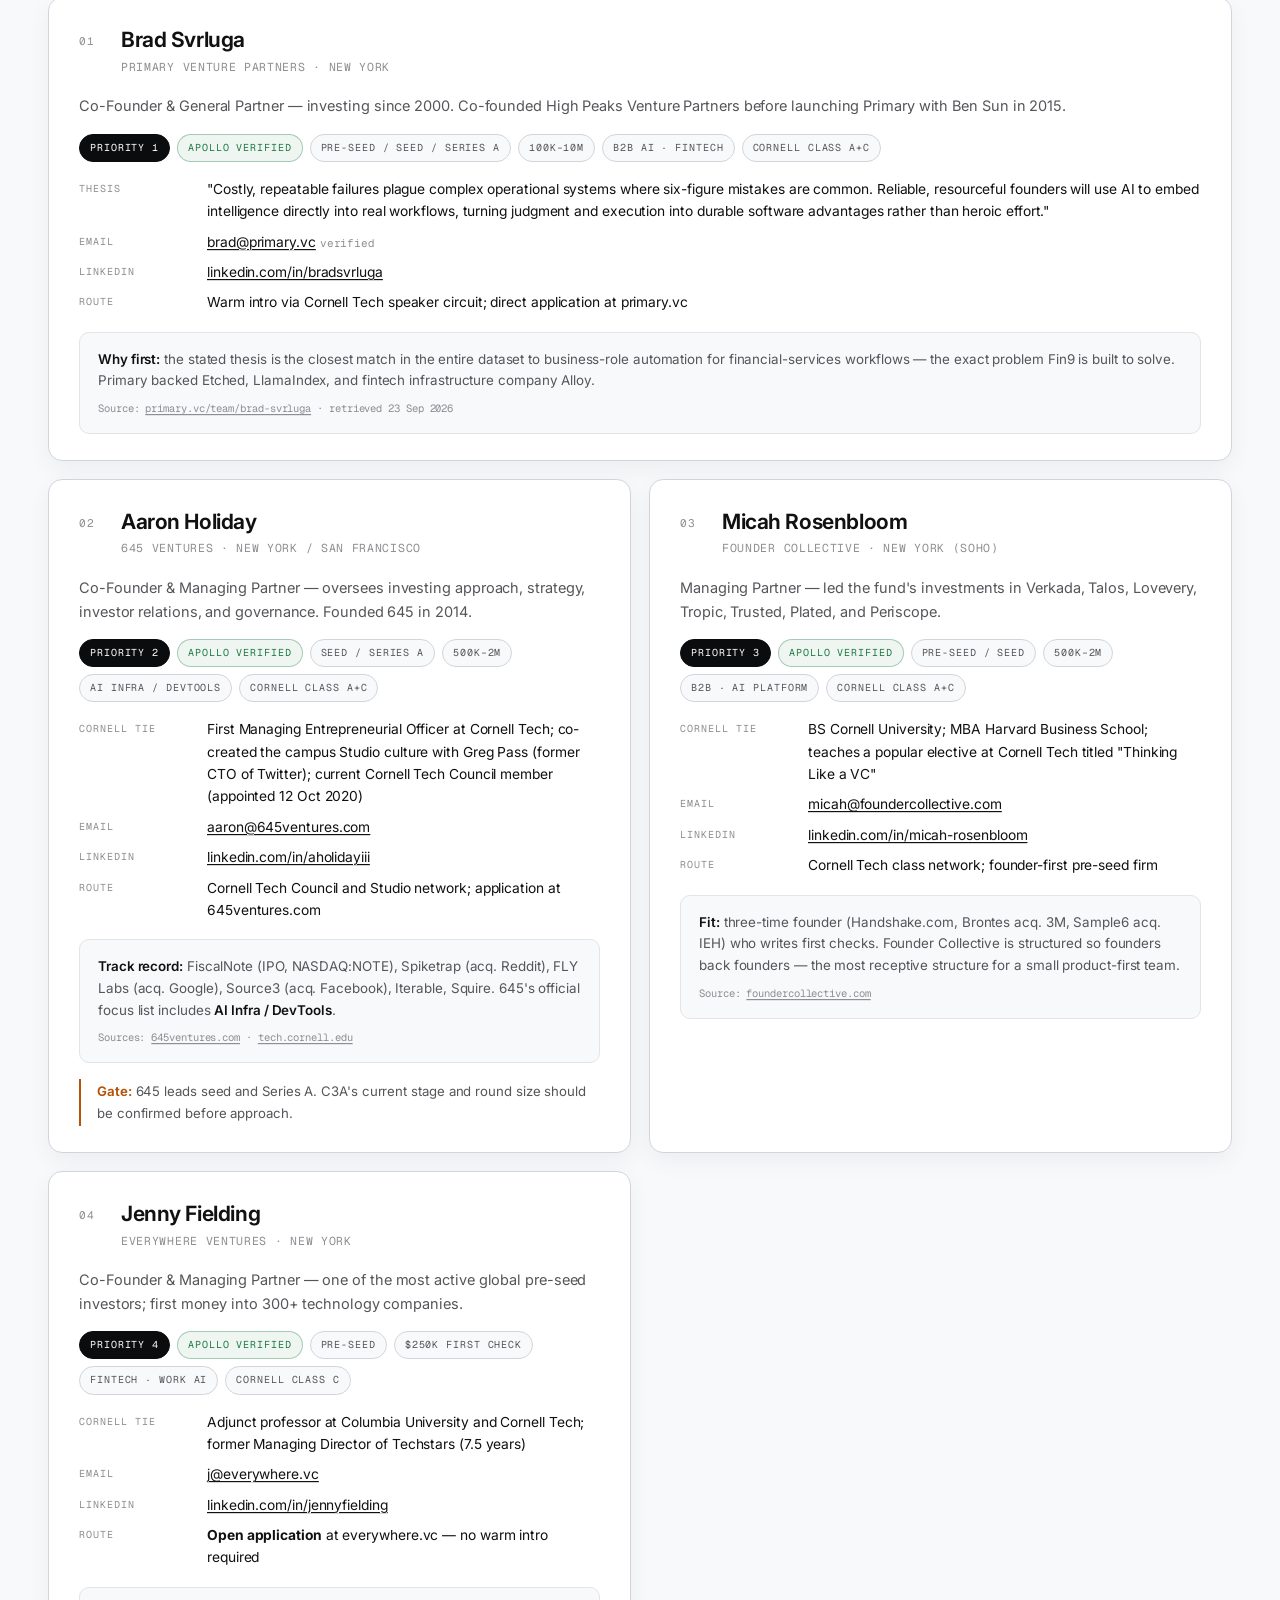
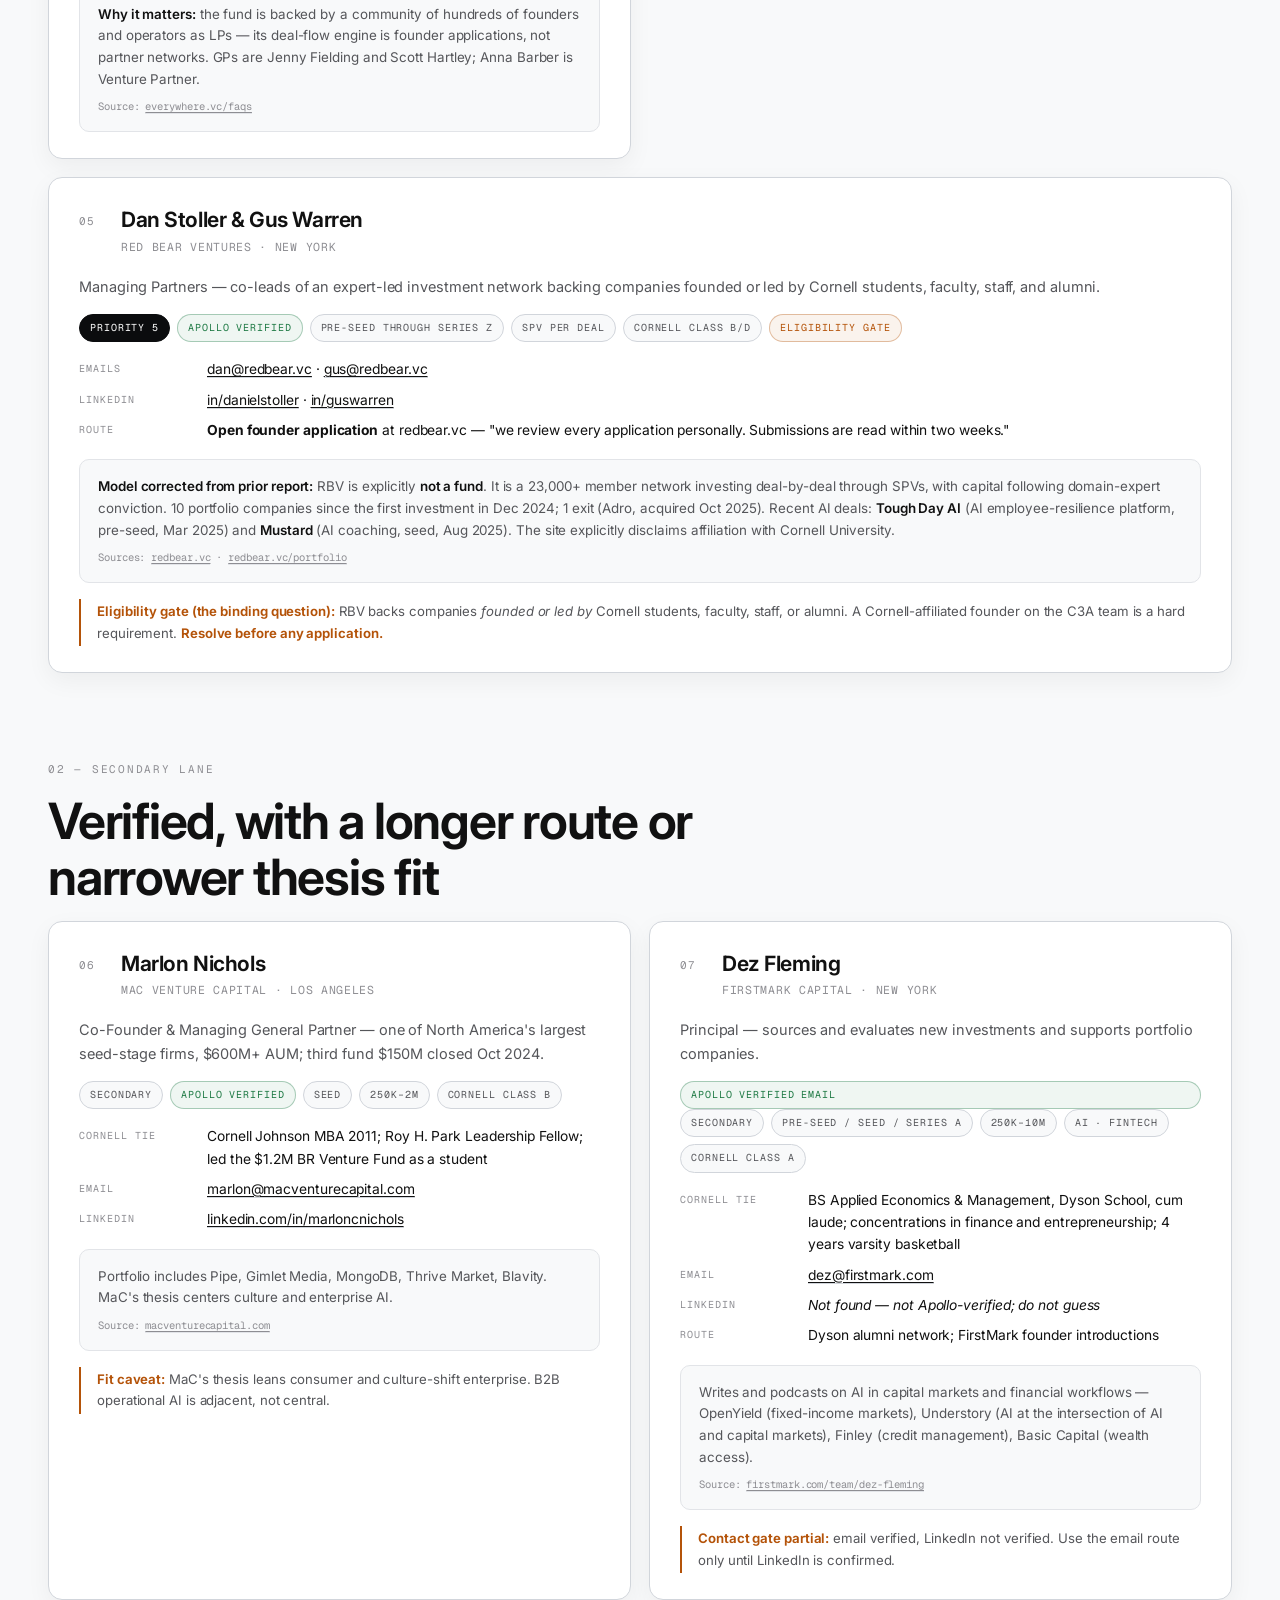
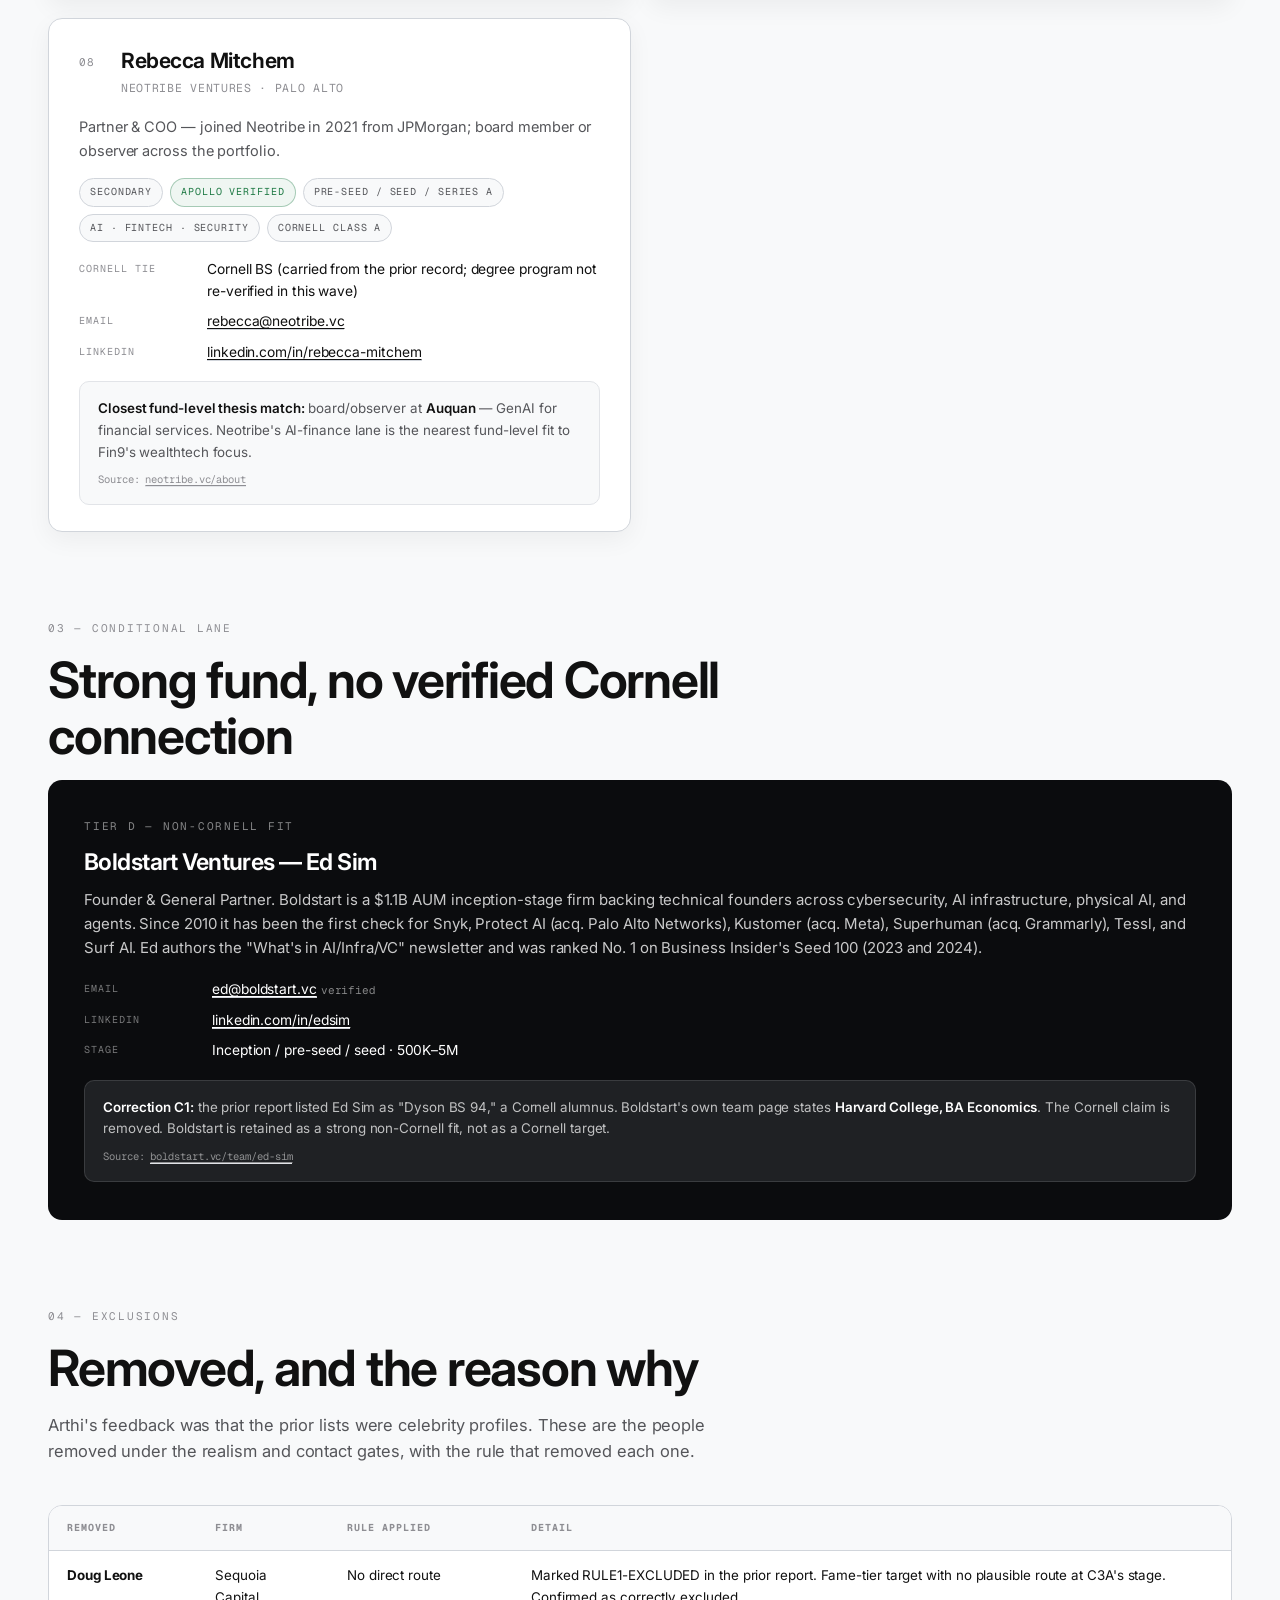
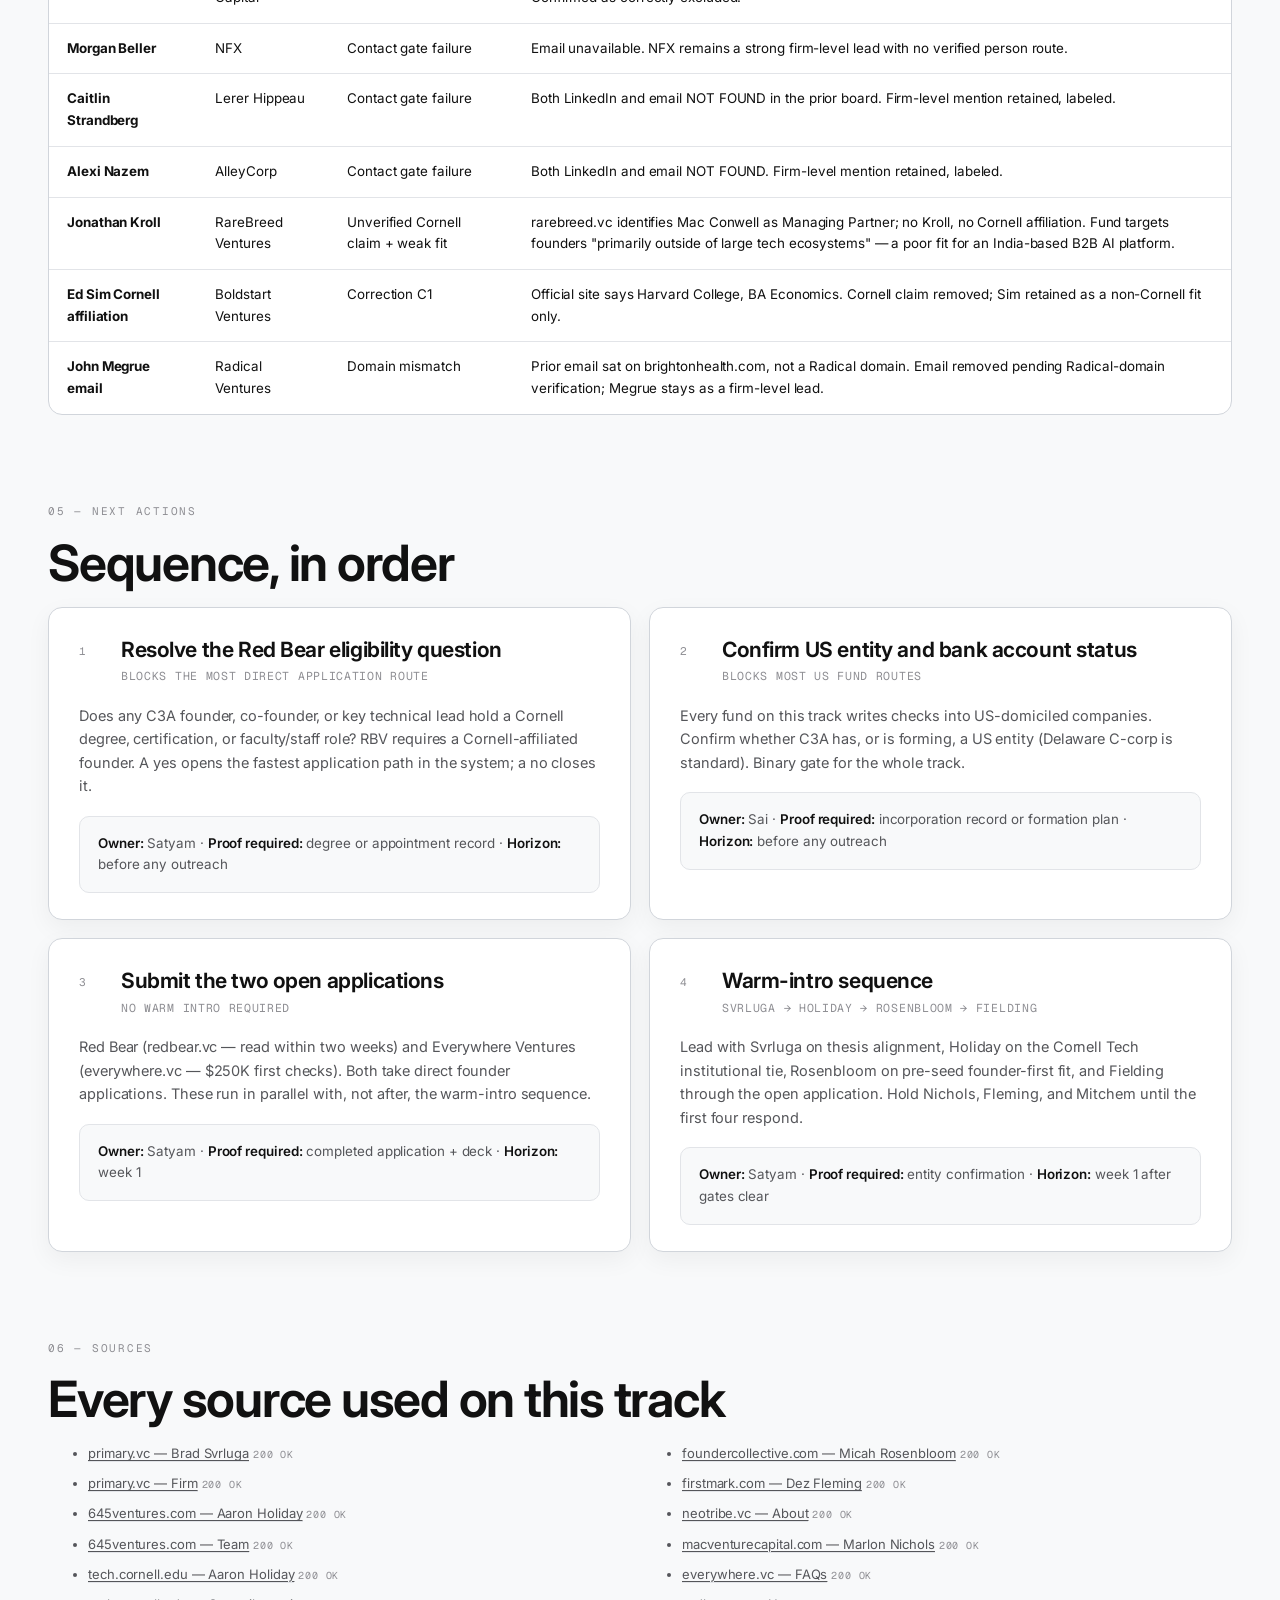
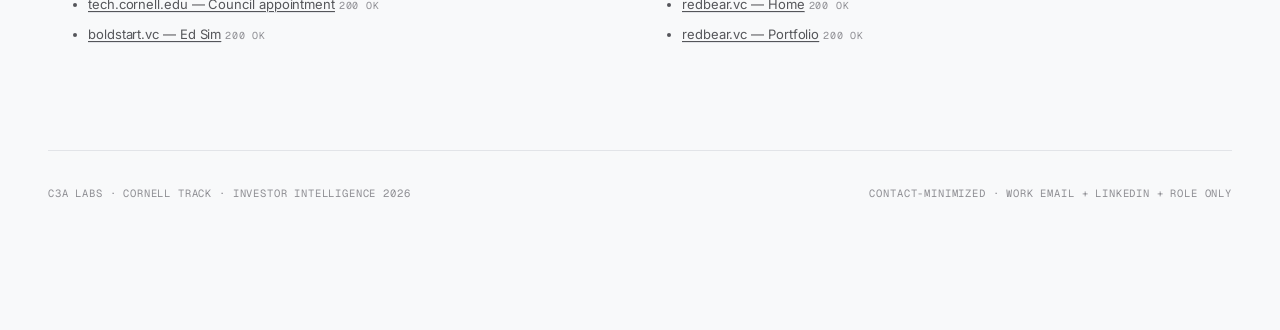
<file: CORNELL/index.html>
<!DOCTYPE html>
<html lang="en">
<head>
<meta charset="utf-8">
<meta name="viewport" content="width=device-width, initial-scale=1">
<title>C3A Labs — Fin9 Cornell Investor Intelligence 2026</title>
<meta name="description" content="Cornell-linked investors who actively write pre-seed and seed AI checks. Verified decision-makers, evidence-bound claims, explicit eligibility gates.">
<link rel="preconnect" href="https://fonts.googleapis.com">
<link rel="preconnect" href="https://fonts.gstatic.com" crossorigin>
<link href="https://fonts.googleapis.com/css2?family=Inter:wght@300;400;500;600;700;800&family=Geist+Mono:wght@400;500;600;700&display=swap" rel="stylesheet">
<link rel="stylesheet" href="../00-SYSTEM/report.css">
</head>
<body>
<a class="skip" href="#main">Skip to main content</a>

<nav class="nav">
  <div class="nav-in">
    <span class="nav-mark"><b>CORNELL TRACK</b> · C3A LABS</span>
    <span class="nav-links">
      <a href="../index.html">← Index</a>
      <a href="#priority">Priority</a>
      <a href="#secondary">Secondary</a>
      <a href="#conditional">Conditional</a>
      <a href="#excluded">Excluded</a>
      <a class="nav-cta" href="#next">Next actions</a>
      <a class="nav-cta" style="background:#fff;color:var(--ink);border:1px solid var(--line)" href="../MIT/index.html">MIT track →</a>
    </span>
  </div>
</nav>

<main id="main">

  <section class="hero" id="top">
    <span class="hero-tag">Cornell track · realistic rebuild · 23 Sep 2026</span>
    <h1>Nine Cornell-linked investors who actually write pre-seed and seed checks.</h1>
    <p class="hero-lede">Rebuilt from official firm pages and Cornell sources. Celebrity
      names with no route to a check are gone. What remains is current authority,
      demonstrated deployment, and a real access path.</p>
    <div class="rebrand-note"><b>Brand correction:</b> SARVAX has been rebranded as <b>Fin9</b>.
      Historical references to SARVAX refer to the same company; Fin9 is the current name
      used for fit, fundraising, and outreach decisions.</div>
    <div class="hero-band">
      <span class="pill"><span class="dot"></span><b>9</b> verified contacts</span>
      <span class="pill"><span class="dot"></span><b>2</b> direct application routes</span>
      <span class="pill"><b>5</b> priority targets</span>
      <span class="pill"><b>3</b> secondary</span>
      <span class="pill"><b>1</b> non-Cornell fit</span>
      <span class="pill"><b>4</b> named exclusions</span>
    </div>
    <div class="metrics">
      <div class="metric"><div class="n">9</div><div class="l">Verified contacts</div></div>
      <div class="metric"><div class="n">5</div><div class="l">Priority targets</div></div>
      <div class="metric"><div class="n">2</div><div class="l">Open application routes</div></div>
      <div class="metric"><div class="n">14</div><div class="l">Official sources</div></div>
    </div>
    <figure class="diagram" aria-labelledby="cornell-gates-diagram-title cornell-gates-diagram-desc">
      <svg viewBox="0 0 920 150" role="img" aria-labelledby="cornell-gates-diagram-title cornell-gates-diagram-desc">
        <title id="cornell-gates-diagram-title">Cornell target qualification flow</title>
        <desc id="cornell-gates-diagram-desc">Cornell affiliation is checked separately from current investment authority, pre-seed deployment, and a real access path before a person becomes a priority target.</desc>
        <path class="flow" d="M214 38H270V75H310M214 112H270V75H310M610 75H652V75H704"/>
        <polygon points="704,75 692,68 692,82" fill="var(--ink)"/>
        <rect class="node" x="20" y="16" rx="10" width="194" height="44"/><text class="label" x="36" y="35">Cornell tie</text><text class="sub" x="36" y="51">access evidence</text>
        <rect class="node" x="20" y="90" rx="10" width="194" height="44"/><text class="label" x="36" y="109">Authority + stage</text><text class="sub" x="36" y="125">live deployment proof</text>
        <rect class="node dark" x="310" y="45" rx="12" width="300" height="60"/><text class="label inverse" x="330" y="70">CORNELL REALISM GATE</text><text class="sub inverse" x="330" y="89">fit · access · contact</text>
        <rect class="node" x="704" y="45" rx="10" width="196" height="60"/><text class="label" x="724" y="70">Priority lane</text><text class="sub" x="724" y="89">outreach after gates</text>
      </svg>
      <figcaption>Figure 1 · Cornell affiliation opens a door; it does not replace proof that the investor writes the right check.</figcaption>
    </figure>
  </section>

  <section class="sec" id="priority">
    <div class="sec-kicker">01 — Priority lane</div>
    <h2 class="sec-h">Targets with verified contact and a real route</h2>
    <p class="sec-sub">Every person below has an Apollo-verified work email and a
      LinkedIn. Every firm has an official page stating stage and thesis. Rank order is
      thesis fit and access, not fame.</p>

    <div class="lane">

      <div class="card full">
        <div class="card-top">
          <span class="card-rank">01</span>
          <div>
            <h3>Brad Svrluga</h3>
            <div class="firm">Primary Venture Partners · New York</div>
          </div>
        </div>
        <p class="role">Co-Founder &amp; General Partner — investing since 2000.
          Co-founded High Peaks Venture Partners before launching Primary with Ben Sun
          in 2015.</p>
        <div class="chips">
          <span class="chip solid">Priority 1</span>
          <span class="chip live">APOLLO VERIFIED</span>
          <span class="chip">Pre-seed / Seed / Series A</span>
          <span class="chip">100K–10M</span>
          <span class="chip">B2B AI · fintech</span>
          <span class="chip">Cornell class A+C</span>
        </div>
        <dl class="kv">
          <dt>Thesis</dt><dd>"Costly, repeatable failures plague complex operational
            systems where six-figure mistakes are common. Reliable, resourceful founders
            will use AI to embed intelligence directly into real workflows, turning
            judgment and execution into durable software advantages rather than heroic
            effort."</dd>
          <dt>Email</dt><dd><a href="mailto:brad@primary.vc">brad@primary.vc</a> <span class="mono" style="font-size:11px;color:var(--faint)">verified</span></dd>
          <dt>LinkedIn</dt><dd><a href="http://www.linkedin.com/in/bradsvrluga">linkedin.com/in/bradsvrluga</a></dd>
          <dt>Route</dt><dd>Warm intro via Cornell Tech speaker circuit; direct
            application at primary.vc</dd>
        </dl>
        <div class="proof">
          <b>Why first:</b> the stated thesis is the closest match in the entire dataset
          to business-role automation for financial-services workflows — the exact
          problem Fin9 is built to solve. Primary backed Etched, LlamaIndex, and
          fintech infrastructure company Alloy.
          <span class="proof-src">Source: <a href="https://primary.vc/team/brad-svrluga">primary.vc/team/brad-svrluga</a> · retrieved 23 Sep 2026</span>
        </div>
      </div>

      <div class="card">
        <div class="card-top">
          <span class="card-rank">02</span>
          <div>
            <h3>Aaron Holiday</h3>
            <div class="firm">645 Ventures · New York / San Francisco</div>
          </div>
        </div>
        <p class="role">Co-Founder &amp; Managing Partner — oversees investing approach,
          strategy, investor relations, and governance. Founded 645 in 2014.</p>
        <div class="chips">
          <span class="chip solid">Priority 2</span>
          <span class="chip live">APOLLO VERIFIED</span>
          <span class="chip">Seed / Series A</span>
          <span class="chip">500K–2M</span>
          <span class="chip">AI infra / devtools</span>
          <span class="chip">Cornell class A+C</span>
        </div>
        <dl class="kv">
          <dt>Cornell tie</dt><dd>First Managing Entrepreneurial Officer at Cornell
            Tech; co-created the campus Studio culture with Greg Pass (former CTO of
            Twitter); current Cornell Tech Council member (appointed 12 Oct 2020)</dd>
          <dt>Email</dt><dd><a href="mailto:aaron@645ventures.com">aaron@645ventures.com</a></dd>
          <dt>LinkedIn</dt><dd><a href="http://www.linkedin.com/in/aholidayiii">linkedin.com/in/aholidayiii</a></dd>
          <dt>Route</dt><dd>Cornell Tech Council and Studio network; application at
            645ventures.com</dd>
        </dl>
        <div class="proof">
          <b>Track record:</b> FiscalNote (IPO, NASDAQ:NOTE), Spiketrap (acq. Reddit),
          FLY Labs (acq. Google), Source3 (acq. Facebook), Iterable, Squire.
          645's official focus list includes <b>AI Infra / DevTools</b>.
          <span class="proof-src">Sources: <a href="https://645ventures.com/team/aaron-holiday">645ventures.com</a> · <a href="https://tech.cornell.edu/people/aaron-holiday/">tech.cornell.edu</a></span>
        </div>
        <div class="gate"><b>Gate:</b> 645 leads seed and Series A. C3A's current
          stage and round size should be confirmed before approach.</div>
      </div>

      <div class="card">
        <div class="card-top">
          <span class="card-rank">03</span>
          <div>
            <h3>Micah Rosenbloom</h3>
            <div class="firm">Founder Collective · New York (SoHo)</div>
          </div>
        </div>
        <p class="role">Managing Partner — led the fund's investments in Verkada,
          Talos, Lovevery, Tropic, Trusted, Plated, and Periscope.</p>
        <div class="chips">
          <span class="chip solid">Priority 3</span>
          <span class="chip live">APOLLO VERIFIED</span>
          <span class="chip">Pre-seed / Seed</span>
          <span class="chip">500K–2M</span>
          <span class="chip">B2B · AI platform</span>
          <span class="chip">Cornell class A+C</span>
        </div>
        <dl class="kv">
          <dt>Cornell tie</dt><dd>BS Cornell University; MBA Harvard Business School;
            teaches a popular elective at Cornell Tech titled "Thinking Like a VC"</dd>
          <dt>Email</dt><dd><a href="mailto:micah@foundercollective.com">micah@foundercollective.com</a></dd>
          <dt>LinkedIn</dt><dd><a href="http://www.linkedin.com/in/micah-rosenbloom-a0350">linkedin.com/in/micah-rosenbloom</a></dd>
          <dt>Route</dt><dd>Cornell Tech class network; founder-first pre-seed firm</dd>
        </dl>
        <div class="proof">
          <b>Fit:</b> three-time founder (Handshake.com, Brontes acq. 3M, Sample6 acq.
          IEH) who writes first checks. Founder Collective is structured so founders
          back founders — the most receptive structure for a small product-first team.
          <span class="proof-src">Source: <a href="https://foundercollective.com/team/micah-rosenbloom/">foundercollective.com</a></span>
        </div>
      </div>

      <div class="card">
        <div class="card-top">
          <span class="card-rank">04</span>
          <div>
            <h3>Jenny Fielding</h3>
            <div class="firm">Everywhere Ventures · New York</div>
          </div>
        </div>
        <p class="role">Co-Founder &amp; Managing Partner — one of the most active
          global pre-seed investors; first money into 300+ technology companies.</p>
        <div class="chips">
          <span class="chip solid">Priority 4</span>
          <span class="chip live">APOLLO VERIFIED</span>
          <span class="chip">Pre-seed</span>
          <span class="chip">$250K first check</span>
          <span class="chip">Fintech · work AI</span>
          <span class="chip">Cornell class C</span>
        </div>
        <dl class="kv">
          <dt>Cornell tie</dt><dd>Adjunct professor at Columbia University and Cornell
            Tech; former Managing Director of Techstars (7.5 years)</dd>
          <dt>Email</dt><dd><a href="mailto:j@everywhere.vc">j@everywhere.vc</a></dd>
          <dt>LinkedIn</dt><dd><a href="http://www.linkedin.com/in/jennyfielding">linkedin.com/in/jennyfielding</a></dd>
          <dt>Route</dt><dd><b>Open application</b> at everywhere.vc — no warm intro
            required</dd>
        </dl>
        <div class="proof">
          <b>Why it matters:</b> the fund is backed by a community of hundreds of
          founders and operators as LPs — its deal-flow engine is founder applications,
          not partner networks. GPs are Jenny Fielding and Scott Hartley; Anna Barber
          is Venture Partner.
          <span class="proof-src">Source: <a href="https://www.everywhere.vc/faqs">everywhere.vc/faqs</a></span>
        </div>
      </div>

      <div class="card full">
        <div class="card-top">
          <span class="card-rank">05</span>
          <div>
            <h3>Dan Stoller &amp; Gus Warren</h3>
            <div class="firm">Red Bear Ventures · New York</div>
          </div>
        </div>
        <p class="role">Managing Partners — co-leads of an expert-led investment network
          backing companies founded or led by Cornell students, faculty, staff, and
          alumni.</p>
        <div class="chips">
          <span class="chip solid">Priority 5</span>
          <span class="chip live">APOLLO VERIFIED</span>
          <span class="chip">Pre-seed through Series Z</span>
          <span class="chip">SPV per deal</span>
          <span class="chip">Cornell class B/D</span>
          <span class="chip warn">ELIGIBILITY GATE</span>
        </div>
        <dl class="kv">
          <dt>Emails</dt><dd><a href="mailto:dan@redbear.vc">dan@redbear.vc</a> · <a href="mailto:gus@redbear.vc">gus@redbear.vc</a></dd>
          <dt>LinkedIn</dt><dd><a href="http://www.linkedin.com/in/danielstoller">in/danielstoller</a> · <a href="http://www.linkedin.com/in/guswarren">in/guswarren</a></dd>
          <dt>Route</dt><dd><b>Open founder application</b> at redbear.vc — "we review
            every application personally. Submissions are read within two weeks."</dd>
        </dl>
        <div class="proof">
          <b>Model corrected from prior report:</b> RBV is explicitly <b>not a fund</b>.
          It is a 23,000+ member network investing deal-by-deal through SPVs, with
          capital following domain-expert conviction. 10 portfolio companies since the
          first investment in Dec 2024; 1 exit (Adro, acquired Oct 2025). Recent AI
          deals: <b>Tough Day AI</b> (AI employee-resilience platform, pre-seed,
          Mar 2025) and <b>Mustard</b> (AI coaching, seed, Aug 2025). The site
          explicitly disclaims affiliation with Cornell University.
          <span class="proof-src">Sources: <a href="https://www.redbear.vc/">redbear.vc</a> · <a href="https://www.redbear.vc/portfolio">redbear.vc/portfolio</a></span>
        </div>
        <div class="gate"><b>Eligibility gate (the binding question):</b> RBV backs
          companies <i>founded or led by</i> Cornell students, faculty, staff, or
          alumni. A Cornell-affiliated founder on the C3A team is a hard requirement.
          <b>Resolve before any application.</b></div>
      </div>

    </div>
  </section>

  <section class="sec" id="secondary">
    <div class="sec-kicker">02 — Secondary lane</div>
    <h2 class="sec-h">Verified, with a longer route or narrower thesis fit</h2>
    <div class="lane">

      <div class="card">
        <div class="card-top">
          <span class="card-rank">06</span>
          <div>
            <h3>Marlon Nichols</h3>
            <div class="firm">MaC Venture Capital · Los Angeles</div>
          </div>
        </div>
        <p class="role">Co-Founder &amp; Managing General Partner — one of North
          America's largest seed-stage firms, $600M+ AUM; third fund $150M closed
          Oct 2024.</p>
        <div class="chips">
          <span class="chip">Secondary</span>
          <span class="chip live">APOLLO VERIFIED</span>
          <span class="chip">Seed</span>
          <span class="chip">250K–2M</span>
          <span class="chip">Cornell class B</span>
        </div>
        <dl class="kv">
          <dt>Cornell tie</dt><dd>Cornell Johnson MBA 2011; Roy H. Park Leadership
            Fellow; led the $1.2M BR Venture Fund as a student</dd>
          <dt>Email</dt><dd><a href="mailto:marlon@macventurecapital.com">marlon@macventurecapital.com</a></dd>
          <dt>LinkedIn</dt><dd><a href="http://www.linkedin.com/in/marloncnichols">linkedin.com/in/marloncnichols</a></dd>
        </dl>
        <div class="proof">
          Portfolio includes Pipe, Gimlet Media, MongoDB, Thrive Market, Blavity.
          MaC's thesis centers culture and enterprise AI.
          <span class="proof-src">Source: <a href="https://macventurecapital.com/team/marlon-nichols/">macventurecapital.com</a></span>
        </div>
        <div class="gate"><b>Fit caveat:</b> MaC's thesis leans consumer and
          culture-shift enterprise. B2B operational AI is adjacent, not central.</div>
      </div>

      <div class="card">
        <div class="card-top">
          <span class="card-rank">07</span>
          <div>
            <h3>Dez Fleming</h3>
            <div class="firm">FirstMark Capital · New York</div>
          </div>
        </div>
        <p class="role">Principal — sources and evaluates new investments and supports
          portfolio companies.</p>
        <div class="chip live">APOLLO VERIFIED EMAIL</div>
        <div class="chips" style="margin-top:0">
          <span class="chip">Secondary</span>
          <span class="chip">Pre-seed / Seed / Series A</span>
          <span class="chip">250K–10M</span>
          <span class="chip">AI · fintech</span>
          <span class="chip">Cornell class A</span>
        </div>
        <dl class="kv">
          <dt>Cornell tie</dt><dd>BS Applied Economics &amp; Management, Dyson School,
            cum laude; concentrations in finance and entrepreneurship; 4 years varsity
            basketball</dd>
          <dt>Email</dt><dd><a href="mailto:dez@firstmark.com">dez@firstmark.com</a></dd>
          <dt>LinkedIn</dt><dd class="nf">Not found — not Apollo-verified; do not guess</dd>
          <dt>Route</dt><dd>Dyson alumni network; FirstMark founder introductions</dd>
        </dl>
        <div class="proof">
          Writes and podcasts on AI in capital markets and financial workflows —
          OpenYield (fixed-income markets), Understory (AI at the intersection of AI and
          capital markets), Finley (credit management), Basic Capital (wealth access).
          <span class="proof-src">Source: <a href="https://firstmark.com/team/dez-fleming">firstmark.com/team/dez-fleming</a></span>
        </div>
        <div class="gate"><b>Contact gate partial:</b> email verified, LinkedIn not
          verified. Use the email route only until LinkedIn is confirmed.</div>
      </div>

      <div class="card">
        <div class="card-top">
          <span class="card-rank">08</span>
          <div>
            <h3>Rebecca Mitchem</h3>
            <div class="firm">Neotribe Ventures · Palo Alto</div>
          </div>
        </div>
        <p class="role">Partner &amp; COO — joined Neotribe in 2021 from JPMorgan;
          board member or observer across the portfolio.</p>
        <div class="chips">
          <span class="chip">Secondary</span>
          <span class="chip live">APOLLO VERIFIED</span>
          <span class="chip">Pre-seed / Seed / Series A</span>
          <span class="chip">AI · fintech · security</span>
          <span class="chip">Cornell class A</span>
        </div>
        <dl class="kv">
          <dt>Cornell tie</dt><dd>Cornell BS (carried from the prior record; degree
            program not re-verified in this wave)</dd>
          <dt>Email</dt><dd><a href="mailto:rebecca@neotribe.vc">rebecca@neotribe.vc</a></dd>
          <dt>LinkedIn</dt><dd><a href="http://www.linkedin.com/in/rebecca-mitchem-cfa-79231aa">linkedin.com/in/rebecca-mitchem</a></dd>
        </dl>
        <div class="proof">
          <b>Closest fund-level thesis match:</b> board/observer at <b>Auquan</b> —
          GenAI for financial services. Neotribe's AI-finance lane is the nearest
          fund-level fit to Fin9's wealthtech focus.
          <span class="proof-src">Source: <a href="https://www.neotribe.vc/about">neotribe.vc/about</a></span>
        </div>
      </div>

    </div>
  </section>

  <section class="sec" id="conditional">
    <div class="sec-kicker">03 — Conditional lane</div>
    <h2 class="sec-h">Strong fund, no verified Cornell connection</h2>
    <div class="lane">
      <div class="dark full">
        <div class="sec-kicker">Tier D — non-Cornell fit</div>
        <h3>Boldstart Ventures — Ed Sim</h3>
        <p style="margin-bottom:18px">Founder &amp; General Partner. Boldstart is a
          $1.1B AUM inception-stage firm backing technical founders across cybersecurity,
          AI infrastructure, physical AI, and agents. Since 2010 it has been the first
          check for Snyk, Protect AI (acq. Palo Alto Networks), Kustomer (acq. Meta),
          Superhuman (acq. Grammarly), Tessl, and Surf AI. Ed authors the "What's in
          AI/Infra/VC" newsletter and was ranked No. 1 on Business Insider's Seed 100
          (2023 and 2024).</p>
        <dl class="kv">
          <dt>Email</dt><dd><a href="mailto:ed@boldstart.vc" style="color:#fff">ed@boldstart.vc</a> <span class="mono" style="font-size:11px;color:rgba(255,255,255,.5)">verified</span></dd>
          <dt>LinkedIn</dt><dd><a href="http://www.linkedin.com/in/edsim" style="color:#fff">linkedin.com/in/edsim</a></dd>
          <dt>Stage</dt><dd>Inception / pre-seed / seed · 500K–5M</dd>
        </dl>
        <div class="proof">
          <b>Correction C1:</b> the prior report listed Ed Sim as "Dyson BS 94," a
          Cornell alumnus. Boldstart's own team page states <b>Harvard College, BA
          Economics</b>. The Cornell claim is removed. Boldstart is retained as a
          strong non-Cornell fit, not as a Cornell target.
          <span class="proof-src">Source: <a href="https://boldstart.vc/team/ed-sim/" style="color:rgba(255,255,255,.5)">boldstart.vc/team/ed-sim</a></span>
        </div>
      </div>
    </div>
  </section>

  <section class="sec" id="excluded">
    <div class="sec-kicker">04 — Exclusions</div>
    <h2 class="sec-h">Removed, and the reason why</h2>
    <p class="sec-sub">Arthi's feedback was that the prior lists were celebrity
      profiles. These are the people removed under the realism and contact gates, with
      the rule that removed each one.</p>
    <div class="tbl-wrap" style="margin-top:0">
      <table>
        <caption class="skip">Exclusions with applied rule</caption>
        <thead>
          <tr>
            <th scope="col">Removed</th>
            <th scope="col">Firm</th>
            <th scope="col">Rule applied</th>
            <th scope="col">Detail</th>
          </tr>
        </thead>
        <tbody>
          <tr>
            <td data-label="Removed"><b>Doug Leone</b></td>
            <td data-label="Firm">Sequoia Capital</td>
            <td data-label="Rule applied">No direct route</td>
            <td data-label="Detail">Marked RULE1-EXCLUDED in the prior report. Fame-tier target with no plausible route at C3A's stage. Confirmed as correctly excluded.</td>
          </tr>
          <tr>
            <td data-label="Removed"><b>Morgan Beller</b></td>
            <td data-label="Firm">NFX</td>
            <td data-label="Rule applied">Contact gate failure</td>
            <td data-label="Detail">Email unavailable. NFX remains a strong firm-level lead with no verified person route.</td>
          </tr>
          <tr>
            <td data-label="Removed"><b>Caitlin Strandberg</b></td>
            <td data-label="Firm">Lerer Hippeau</td>
            <td data-label="Rule applied">Contact gate failure</td>
            <td data-label="Detail">Both LinkedIn and email NOT FOUND in the prior board. Firm-level mention retained, labeled.</td>
          </tr>
          <tr>
            <td data-label="Removed"><b>Alexi Nazem</b></td>
            <td data-label="Firm">AlleyCorp</td>
            <td data-label="Rule applied">Contact gate failure</td>
            <td data-label="Detail">Both LinkedIn and email NOT FOUND. Firm-level mention retained, labeled.</td>
          </tr>
          <tr>
            <td data-label="Removed"><b>Jonathan Kroll</b></td>
            <td data-label="Firm">RareBreed Ventures</td>
            <td data-label="Rule applied">Unverified Cornell claim + weak fit</td>
            <td data-label="Detail">rarebreed.vc identifies Mac Conwell as Managing Partner; no Kroll, no Cornell affiliation. Fund targets founders "primarily outside of large tech ecosystems" — a poor fit for an India-based B2B AI platform.</td>
          </tr>
          <tr>
            <td data-label="Removed"><b>Ed Sim Cornell affiliation</b></td>
            <td data-label="Firm">Boldstart Ventures</td>
            <td data-label="Rule applied">Correction C1</td>
            <td data-label="Detail">Official site says Harvard College, BA Economics. Cornell claim removed; Sim retained as a non-Cornell fit only.</td>
          </tr>
          <tr>
            <td data-label="Removed"><b>John Megrue email</b></td>
            <td data-label="Firm">Radical Ventures</td>
            <td data-label="Rule applied">Domain mismatch</td>
            <td data-label="Detail">Prior email sat on brightonhealth.com, not a Radical domain. Email removed pending Radical-domain verification; Megrue stays as a firm-level lead.</td>
          </tr>
        </tbody>
      </table>
    </div>
  </section>

  <section class="sec" id="next">
    <div class="sec-kicker">05 — Next actions</div>
    <h2 class="sec-h">Sequence, in order</h2>
    <div class="lane">
      <div class="card">
        <div class="card-top"><span class="card-rank">1</span><div>
          <h3>Resolve the Red Bear eligibility question</h3>
          <div class="firm">Blocks the most direct application route</div>
        </div></div>
        <p style="font-size:14.5px;color:var(--muted)">Does any C3A founder, co-founder,
          or key technical lead hold a Cornell degree, certification, or faculty/staff
          role? RBV requires a Cornell-affiliated founder. A yes opens the fastest
          application path in the system; a no closes it.</p>
        <div class="proof"><b>Owner:</b> Satyam · <b>Proof required:</b> degree or
          appointment record · <b>Horizon:</b> before any outreach</div>
      </div>
      <div class="card">
        <div class="card-top"><span class="card-rank">2</span><div>
          <h3>Confirm US entity and bank account status</h3>
          <div class="firm">Blocks most US fund routes</div>
        </div></div>
        <p style="font-size:14.5px;color:var(--muted)">Every fund on this track writes
          checks into US-domiciled companies. Confirm whether C3A has, or is forming, a
          US entity (Delaware C-corp is standard). Binary gate for the whole track.</p>
        <div class="proof"><b>Owner:</b> Sai · <b>Proof required:</b> incorporation
          record or formation plan · <b>Horizon:</b> before any outreach</div>
      </div>
      <div class="card">
        <div class="card-top"><span class="card-rank">3</span><div>
          <h3>Submit the two open applications</h3>
          <div class="firm">No warm intro required</div>
        </div></div>
        <p style="font-size:14.5px;color:var(--muted)">Red Bear (redbear.vc — read within
          two weeks) and Everywhere Ventures (everywhere.vc — $250K first checks). Both
          take direct founder applications. These run in parallel with, not after, the
          warm-intro sequence.</p>
        <div class="proof"><b>Owner:</b> Satyam · <b>Proof required:</b> completed
          application + deck · <b>Horizon:</b> week 1</div>
      </div>
      <div class="card">
        <div class="card-top"><span class="card-rank">4</span><div>
          <h3>Warm-intro sequence</h3>
          <div class="firm">Svrluga → Holiday → Rosenbloom → Fielding</div>
        </div></div>
        <p style="font-size:14.5px;color:var(--muted)">Lead with Svrluga on thesis
          alignment, Holiday on the Cornell Tech institutional tie, Rosenbloom on
          pre-seed founder-first fit, and Fielding through the open application. Hold
          Nichols, Fleming, and Mitchem until the first four respond.</p>
        <div class="proof"><b>Owner:</b> Satyam · <b>Proof required:</b> entity
          confirmation · <b>Horizon:</b> week 1 after gates clear</div>
      </div>
    </div>
  </section>

  <section class="sec" id="sources">
    <div class="sec-kicker">06 — Sources</div>
    <h2 class="sec-h">Every source used on this track</h2>
    <ul class="sources">
      <li><a href="https://primary.vc/team/brad-svrluga">primary.vc — Brad Svrluga</a> <span class="st">200 OK</span></li>
      <li><a href="https://www.primary.vc/">primary.vc — Firm</a> <span class="st">200 OK</span></li>
      <li><a href="https://645ventures.com/team/aaron-holiday">645ventures.com — Aaron Holiday</a> <span class="st">200 OK</span></li>
      <li><a href="https://645ventures.com/team">645ventures.com — Team</a> <span class="st">200 OK</span></li>
      <li><a href="https://tech.cornell.edu/people/aaron-holiday/">tech.cornell.edu — Aaron Holiday</a> <span class="st">200 OK</span></li>
      <li><a href="https://tech.cornell.edu/news/announcing-two-new-members-to-the-cornell-tech-council/">tech.cornell.edu — Council appointment</a> <span class="st">200 OK</span></li>
      <li><a href="https://boldstart.vc/team/ed-sim/">boldstart.vc — Ed Sim</a> <span class="st">200 OK</span></li>
      <li><a href="https://foundercollective.com/team/micah-rosenbloom/">foundercollective.com — Micah Rosenbloom</a> <span class="st">200 OK</span></li>
      <li><a href="https://firstmark.com/team/dez-fleming">firstmark.com — Dez Fleming</a> <span class="st">200 OK</span></li>
      <li><a href="https://www.neotribe.vc/about">neotribe.vc — About</a> <span class="st">200 OK</span></li>
      <li><a href="https://macventurecapital.com/team/marlon-nichols/">macventurecapital.com — Marlon Nichols</a> <span class="st">200 OK</span></li>
      <li><a href="https://www.everywhere.vc/faqs">everywhere.vc — FAQs</a> <span class="st">200 OK</span></li>
      <li><a href="https://www.redbear.vc/">redbear.vc — Home</a> <span class="st">200 OK</span></li>
      <li><a href="https://www.redbear.vc/portfolio">redbear.vc — Portfolio</a> <span class="st">200 OK</span></li>
    </ul>
  </section>

  <div class="foot">
    <span>C3A LABS · CORNELL TRACK · INVESTOR INTELLIGENCE 2026</span>
    <span class="sp">CONTACT-MINIMIZED · WORK EMAIL + LINKEDIN + ROLE ONLY</span>
  </div>

</main>
</body>
</html>
</file>
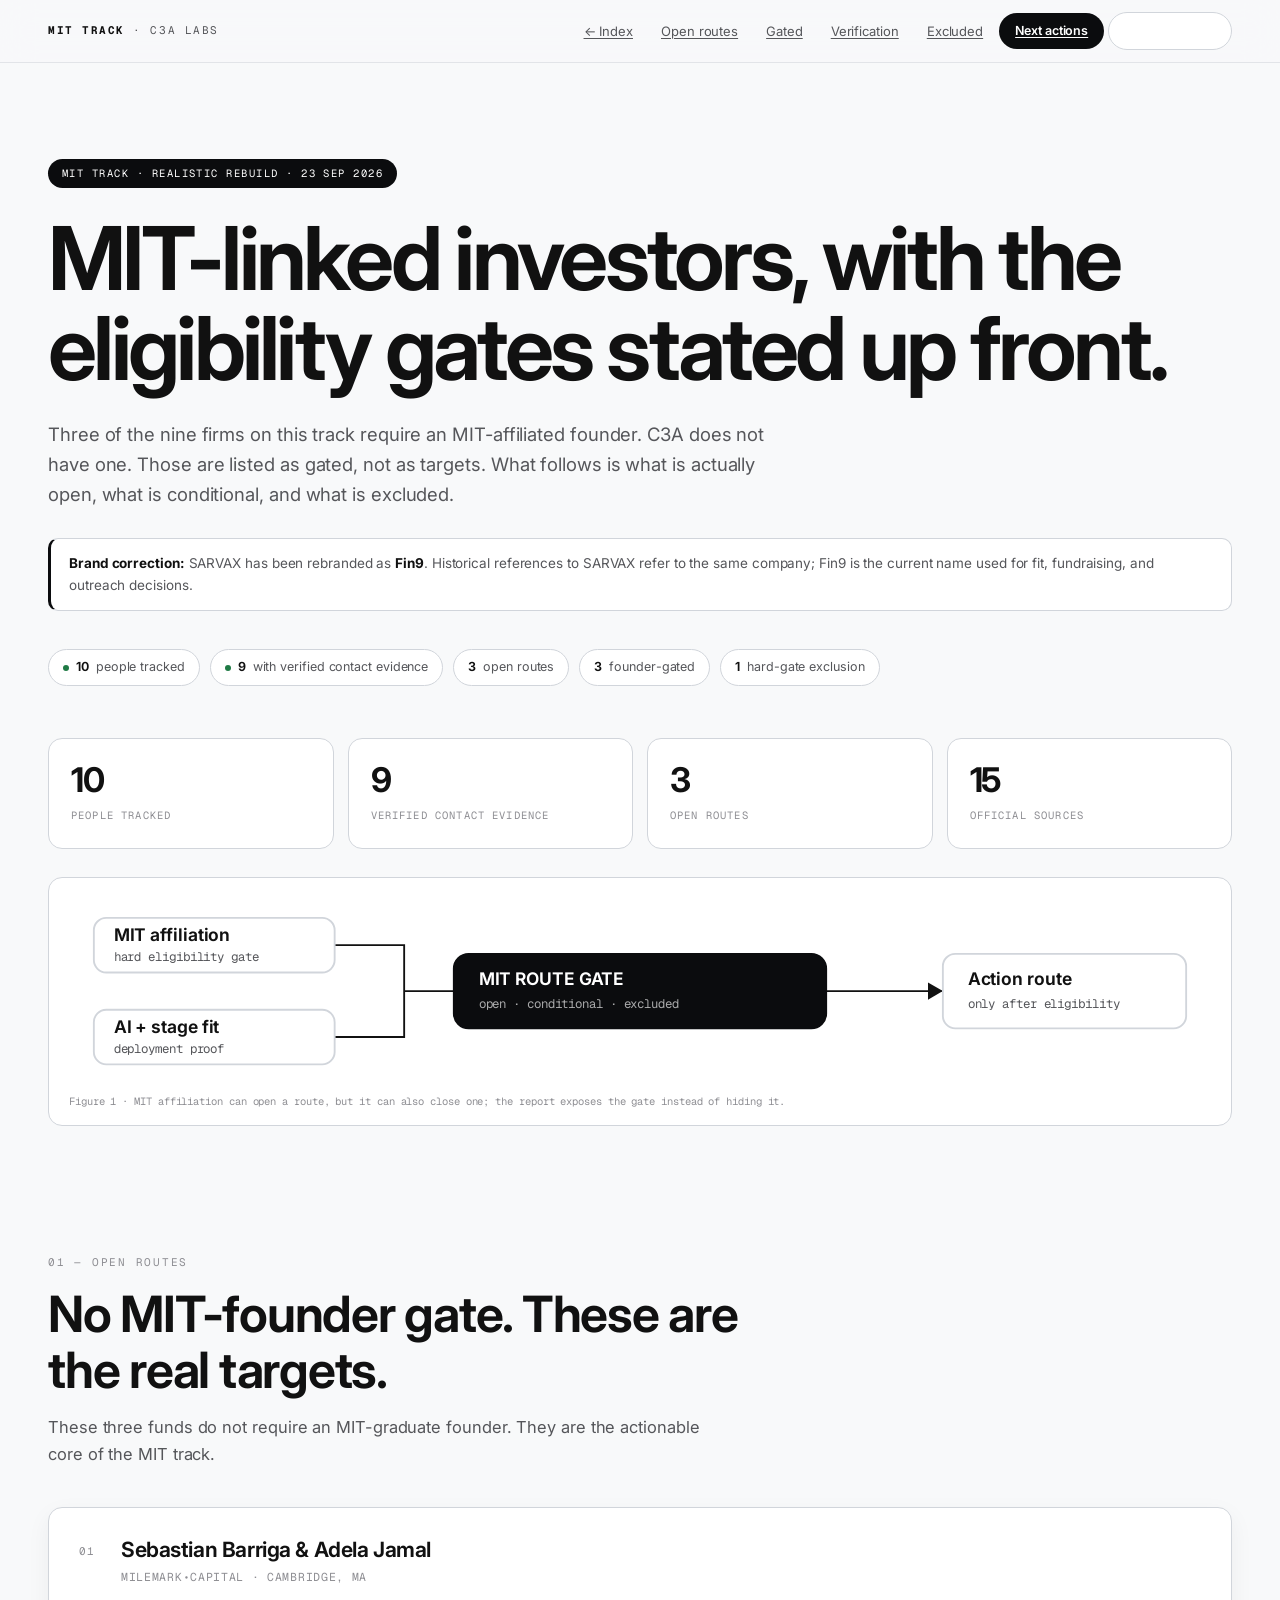
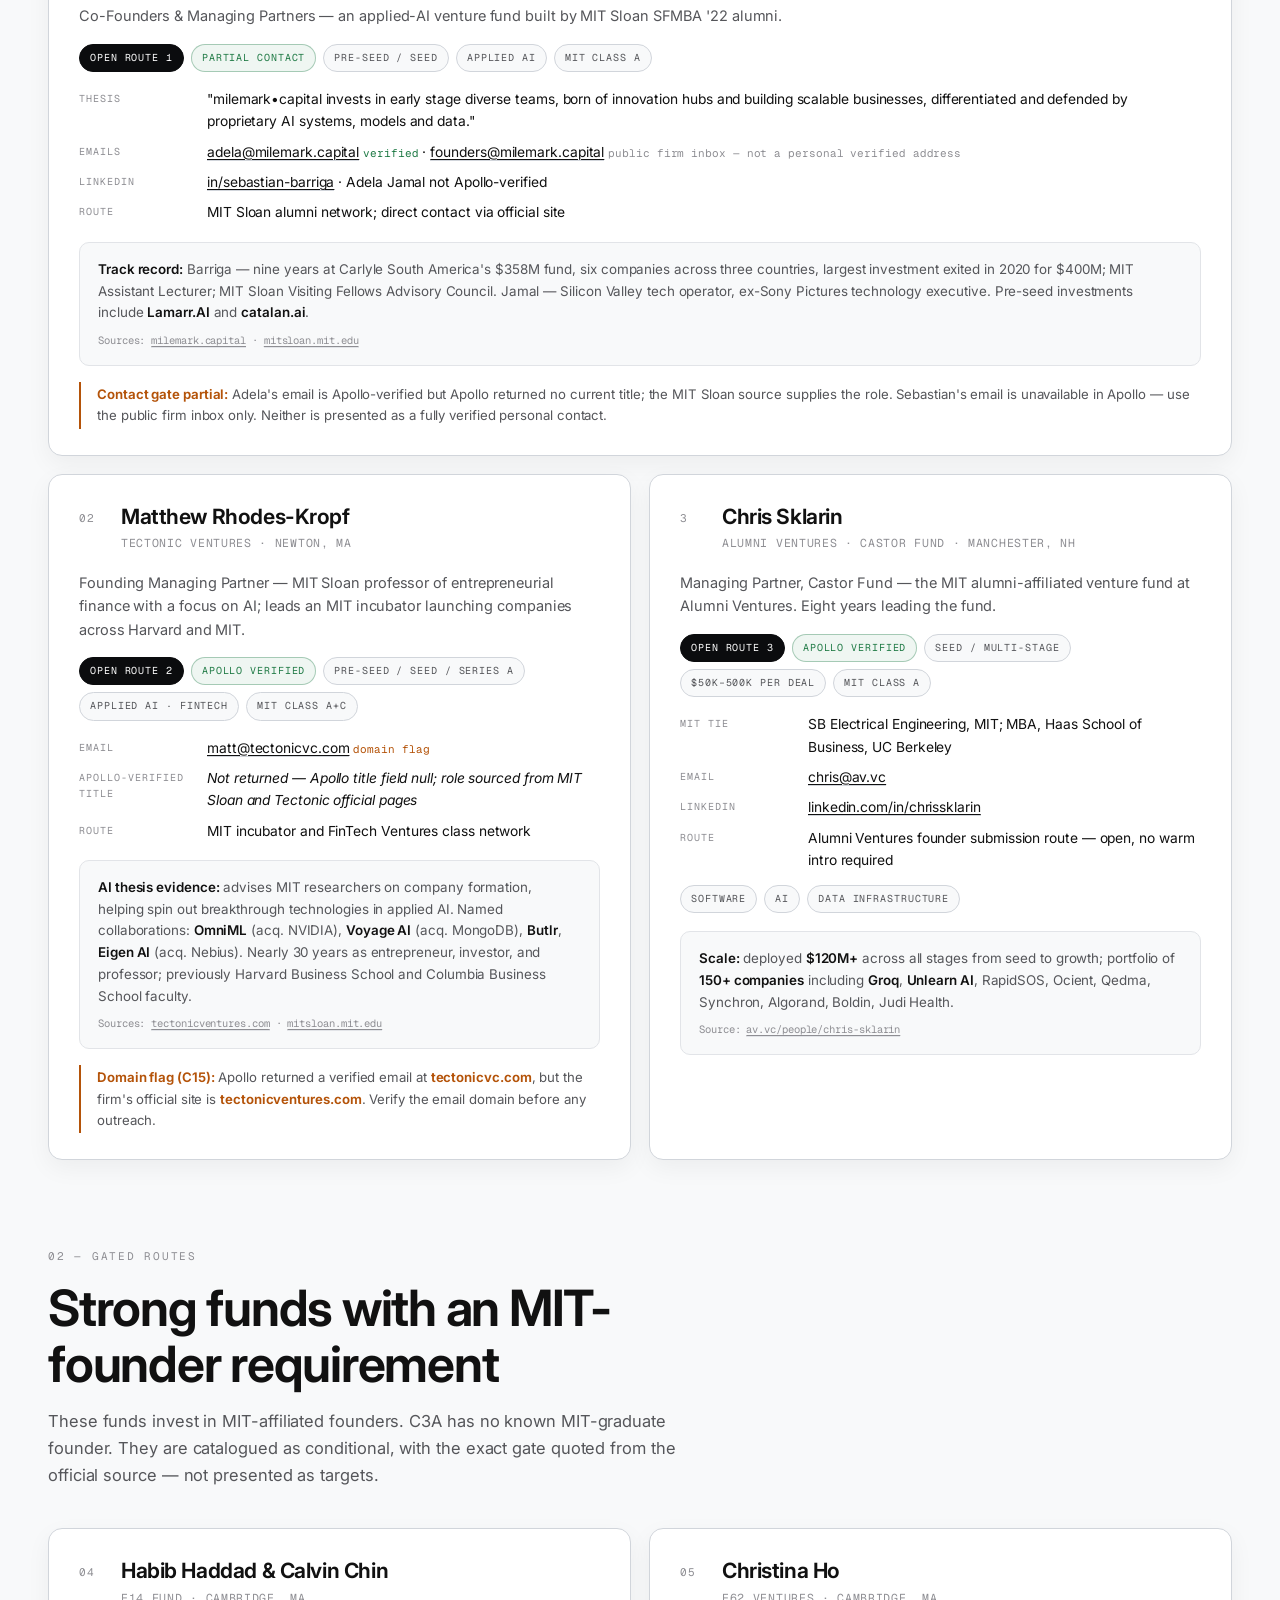
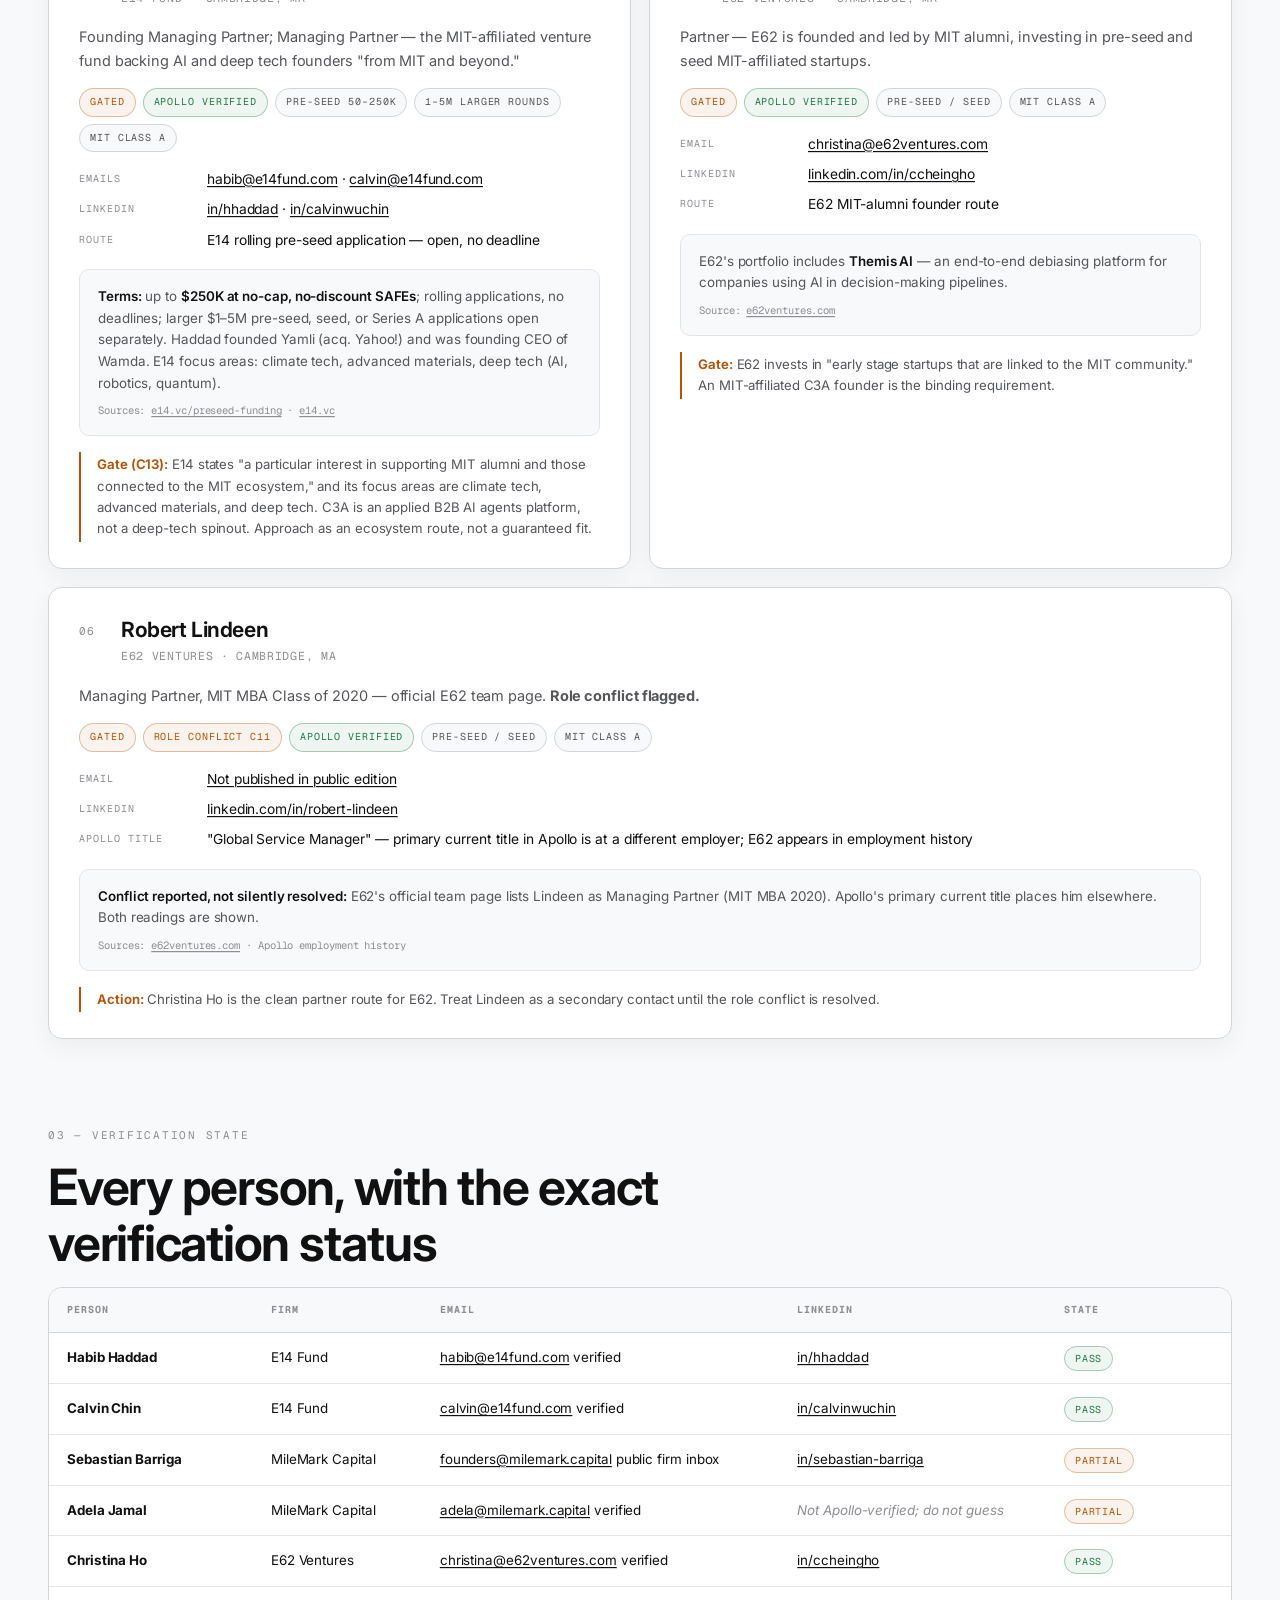
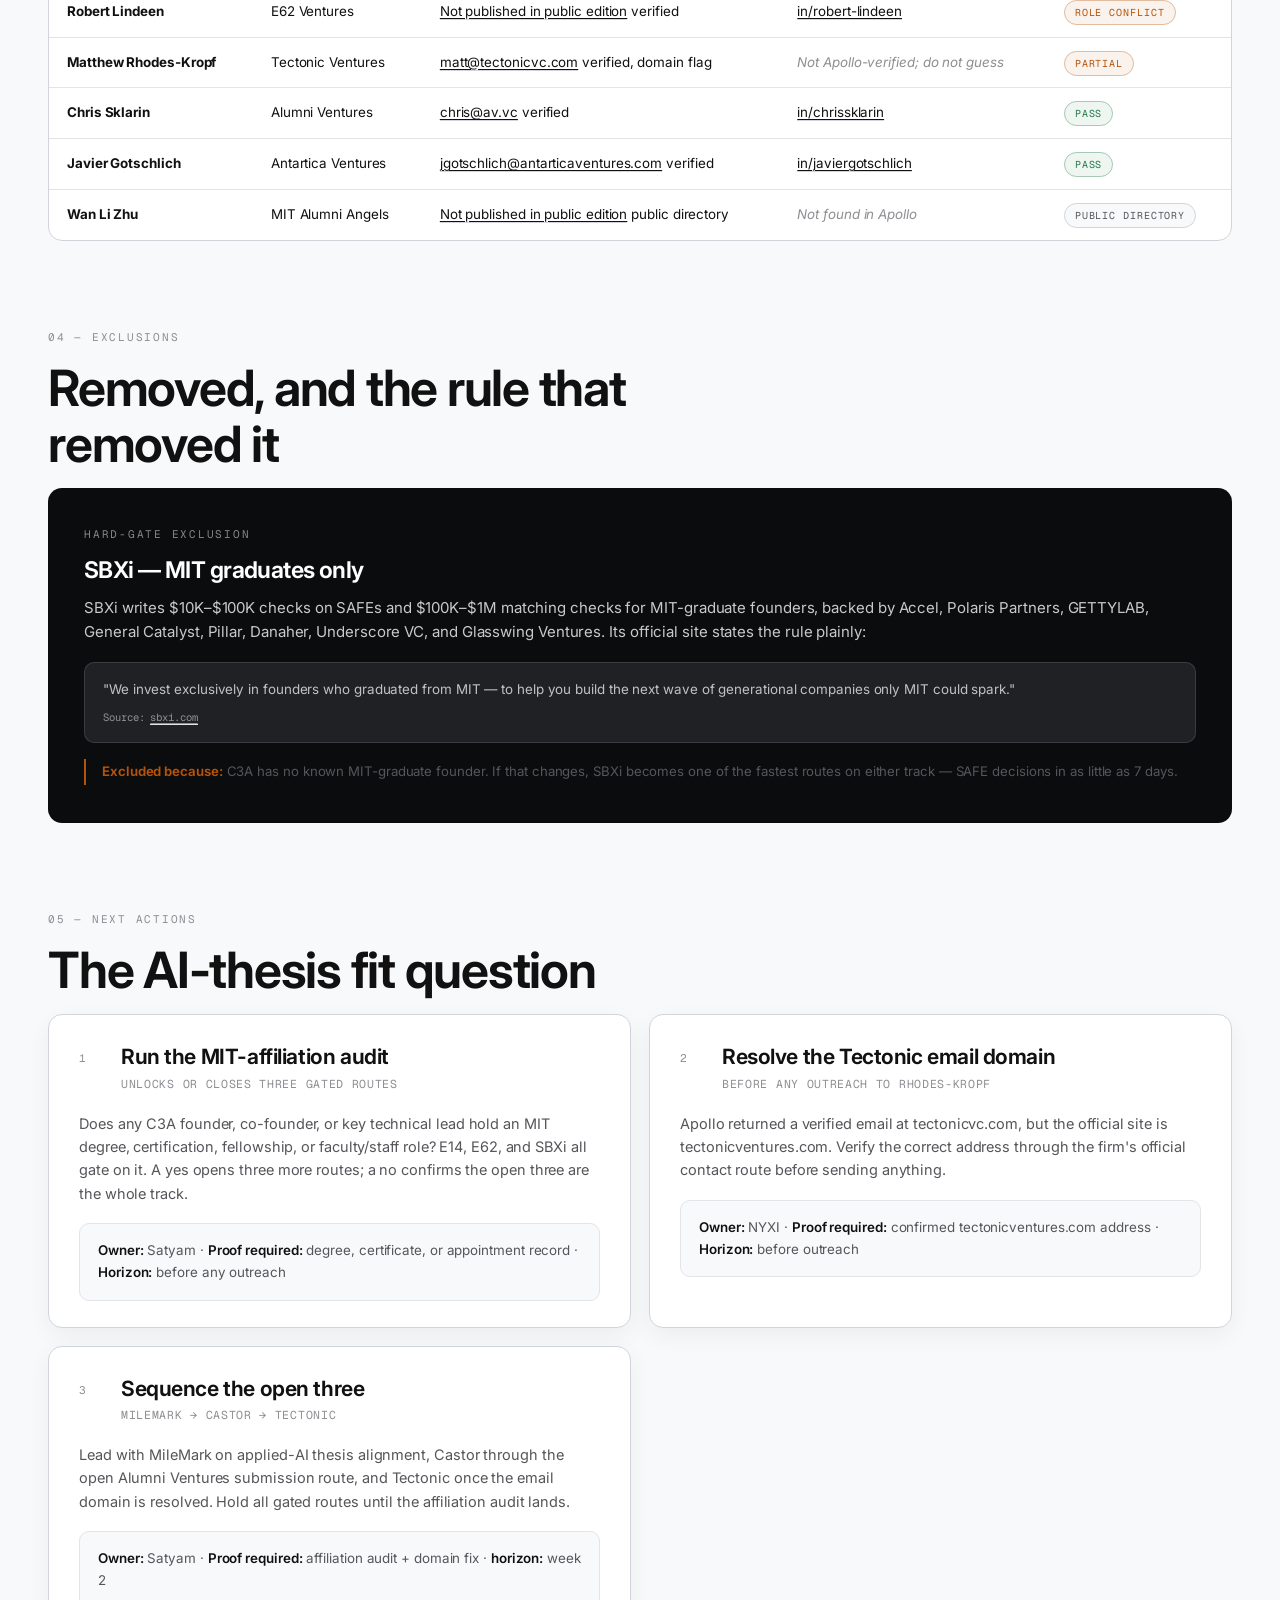
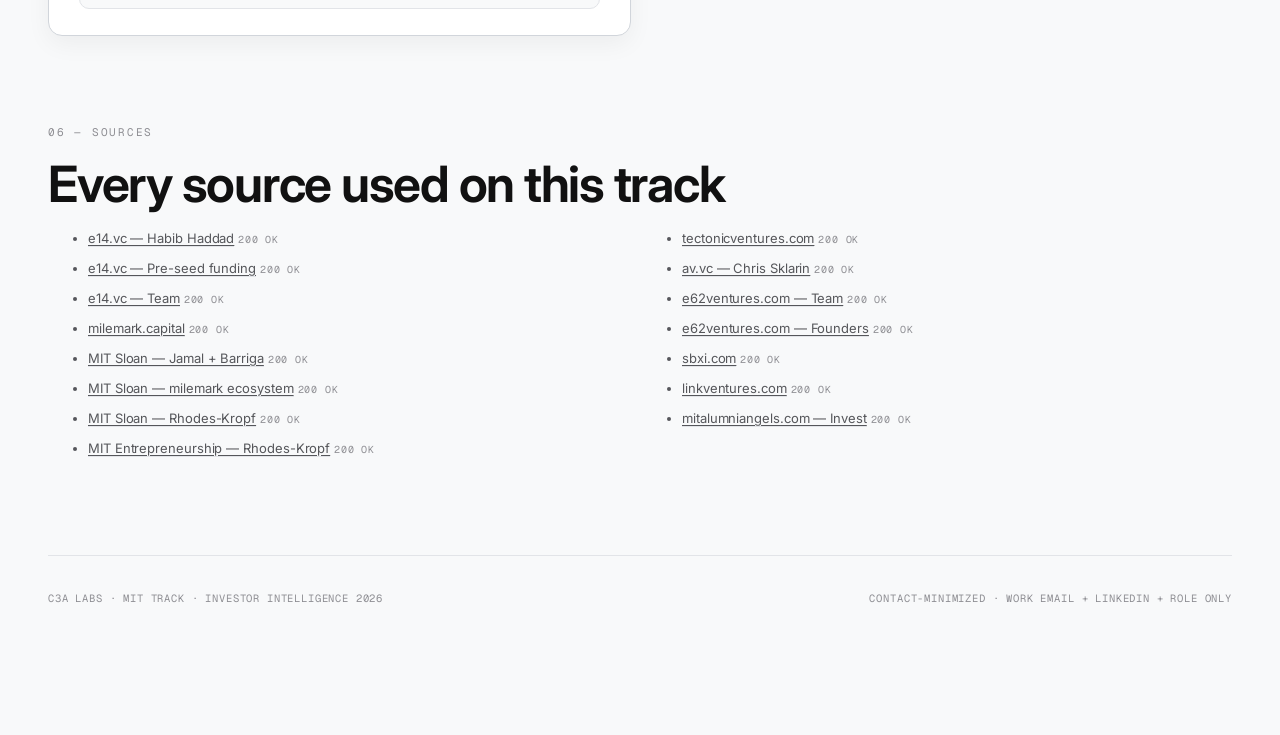
<file: MIT/index.html>
<!DOCTYPE html>
<html lang="en">
<head>
<meta charset="utf-8">
<meta name="viewport" content="width=device-width, initial-scale=1">
<title>C3A Labs — Fin9 MIT Investor Intelligence 2026</title>
<meta name="description" content="MIT-linked investors at pre-seed and seed. Verified decision-makers, explicit MIT-affiliation eligibility gates, and open routes.">
<link rel="preconnect" href="https://fonts.googleapis.com">
<link rel="preconnect" href="https://fonts.gstatic.com" crossorigin>
<link href="https://fonts.googleapis.com/css2?family=Inter:wght@300;400;500;600;700;800&family=Geist+Mono:wght@400;500;600;700&display=swap" rel="stylesheet">
<link rel="stylesheet" href="../00-SYSTEM/report.css">
</head>
<body>
<a class="skip" href="#main">Skip to main content</a>

<nav class="nav">
  <div class="nav-in">
    <span class="nav-mark"><b>MIT TRACK</b> · C3A LABS</span>
    <span class="nav-links">
      <a href="../index.html">← Index</a>
      <a href="#open">Open routes</a>
      <a href="#gated">Gated</a>
      <a href="#verification">Verification</a>
      <a href="#excluded">Excluded</a>
      <a class="nav-cta" href="#next">Next actions</a>
      <a class="nav-cta" style="background:#fff;color:var(--ink);border:1px solid var(--line)" href="../CORNELL/index.html">Cornell track →</a>
    </span>
  </div>
</nav>

<main id="main">

  <section class="hero" id="top">
    <span class="hero-tag">MIT track · realistic rebuild · 23 Sep 2026</span>
    <h1>MIT-linked investors, with the eligibility gates stated up front.</h1>
    <p class="hero-lede">Three of the nine firms on this track require an MIT-affiliated
      founder. C3A does not have one. Those are listed as gated, not as targets. What
      follows is what is actually open, what is conditional, and what is excluded.</p>
    <div class="rebrand-note"><b>Brand correction:</b> SARVAX has been rebranded as <b>Fin9</b>.
      Historical references to SARVAX refer to the same company; Fin9 is the current name
      used for fit, fundraising, and outreach decisions.</div>
    <div class="hero-band">
      <span class="pill"><span class="dot"></span><b>10</b> people tracked</span>
      <span class="pill"><span class="dot"></span><b>9</b> with verified contact evidence</span>
      <span class="pill"><b>3</b> open routes</span>
      <span class="pill"><b>3</b> founder-gated</span>
      <span class="pill"><b>1</b> hard-gate exclusion</span>
    </div>
    <div class="metrics">
      <div class="metric"><div class="n">10</div><div class="l">People tracked</div></div>
      <div class="metric"><div class="n">9</div><div class="l">Verified contact evidence</div></div>
      <div class="metric"><div class="n">3</div><div class="l">Open routes</div></div>
      <div class="metric"><div class="n">15</div><div class="l">Official sources</div></div>
    </div>
    <figure class="diagram" aria-labelledby="mit-gates-diagram-title mit-gates-diagram-desc">
      <svg viewBox="0 0 920 150" role="img" aria-labelledby="mit-gates-diagram-title mit-gates-diagram-desc">
        <title id="mit-gates-diagram-title">MIT target qualification flow</title>
        <desc id="mit-gates-diagram-desc">MIT affiliation is tested as a hard eligibility gate. Open routes pass through stage and thesis fit before becoming targets; gated routes remain conditional.</desc>
        <path class="flow" d="M214 38H270V75H310M214 112H270V75H310M610 75H652V75H704"/>
        <polygon points="704,75 692,68 692,82" fill="var(--ink)"/>
        <rect class="node" x="20" y="16" rx="10" width="194" height="44"/><text class="label" x="36" y="35">MIT affiliation</text><text class="sub" x="36" y="51">hard eligibility gate</text>
        <rect class="node" x="20" y="90" rx="10" width="194" height="44"/><text class="label" x="36" y="109">AI + stage fit</text><text class="sub" x="36" y="125">deployment proof</text>
        <rect class="node dark" x="310" y="45" rx="12" width="300" height="60"/><text class="label inverse" x="330" y="70">MIT ROUTE GATE</text><text class="sub inverse" x="330" y="89">open · conditional · excluded</text>
        <rect class="node" x="704" y="45" rx="10" width="196" height="60"/><text class="label" x="724" y="70">Action route</text><text class="sub" x="724" y="89">only after eligibility</text>
      </svg>
      <figcaption>Figure 1 · MIT affiliation can open a route, but it can also close one; the report exposes the gate instead of hiding it.</figcaption>
    </figure>
  </section>

  <section class="sec" id="open">
    <div class="sec-kicker">01 — Open routes</div>
    <h2 class="sec-h">No MIT-founder gate. These are the real targets.</h2>
    <p class="sec-sub">These three funds do not require an MIT-graduate founder. They
      are the actionable core of the MIT track.</p>

    <div class="lane">

      <div class="card full">
        <div class="card-top">
          <span class="card-rank">01</span>
          <div>
            <h3>Sebastian Barriga &amp; Adela Jamal</h3>
            <div class="firm">milemark•capital · Cambridge, MA</div>
          </div>
        </div>
        <p class="role">Co-Founders &amp; Managing Partners — an applied-AI venture
          fund built by MIT Sloan SFMBA '22 alumni.</p>
        <div class="chips">
          <span class="chip solid">Open route 1</span>
          <span class="chip live">PARTIAL CONTACT</span>
          <span class="chip">Pre-seed / Seed</span>
          <span class="chip">Applied AI</span>
          <span class="chip">MIT class A</span>
        </div>
        <dl class="kv">
          <dt>Thesis</dt><dd>"milemark•capital invests in early stage diverse teams,
            born of innovation hubs and building scalable businesses, differentiated and
            defended by proprietary AI systems, models and data."</dd>
          <dt>Emails</dt><dd><a href="mailto:adela@milemark.capital">adela@milemark.capital</a>
            <span class="mono" style="font-size:11px;color:var(--live)">verified</span> ·
            <a href="mailto:founders@milemark.capital">founders@milemark.capital</a>
            <span class="mono" style="font-size:11px;color:var(--faint)">public firm inbox — not a personal verified address</span></dd>
          <dt>LinkedIn</dt><dd><a href="http://www.linkedin.com/in/sebastian-barriga">in/sebastian-barriga</a> · Adela Jamal not Apollo-verified</dd>
          <dt>Route</dt><dd>MIT Sloan alumni network; direct contact via official site</dd>
        </dl>
        <div class="proof">
          <b>Track record:</b> Barriga — nine years at Carlyle South America's $358M
          fund, six companies across three countries, largest investment exited in 2020
          for $400M; MIT Assistant Lecturer; MIT Sloan Visiting Fellows Advisory
          Council. Jamal — Silicon Valley tech operator, ex-Sony Pictures technology
          executive. Pre-seed investments include <b>Lamarr.AI</b> and <b>catalan.ai</b>.
          <span class="proof-src">Sources: <a href="https://www.milemark.capital/">milemark.capital</a> · <a href="https://mitsloan.mit.edu/alumni/adela-jamal-sfmba-22-and-sebastian-barriga-sfmba-22">mitsloan.mit.edu</a></span>
        </div>
        <div class="gate"><b>Contact gate partial:</b> Adela's email is Apollo-verified
          but Apollo returned no current title; the MIT Sloan source supplies the role.
          Sebastian's email is unavailable in Apollo — use the public firm inbox only.
          Neither is presented as a fully verified personal contact.</div>
      </div>

      <div class="card">
        <div class="card-top">
          <span class="card-rank">02</span>
          <div>
            <h3>Matthew Rhodes-Kropf</h3>
            <div class="firm">Tectonic Ventures · Newton, MA</div>
          </div>
        </div>
        <p class="role">Founding Managing Partner — MIT Sloan professor of
          entrepreneurial finance with a focus on AI; leads an MIT incubator launching
          companies across Harvard and MIT.</p>
        <div class="chips">
          <span class="chip solid">Open route 2</span>
          <span class="chip live">APOLLO VERIFIED</span>
          <span class="chip">Pre-seed / Seed / Series A</span>
          <span class="chip">Applied AI · fintech</span>
          <span class="chip">MIT class A+C</span>
        </div>
        <dl class="kv">
          <dt>Email</dt><dd><a href="mailto:matt@tectonicvc.com">matt@tectonicvc.com</a>
            <span class="mono" style="font-size:11px;color:var(--warn)">domain flag</span></dd>
          <dt>Apollo-verified title</dt><dd class="nf">Not returned — Apollo title field null; role sourced from MIT Sloan and Tectonic official pages</dd>
          <dt>Route</dt><dd>MIT incubator and FinTech Ventures class network</dd>
        </dl>
        <div class="proof">
          <b>AI thesis evidence:</b> advises MIT researchers on company formation,
          helping spin out breakthrough technologies in applied AI. Named
          collaborations: <b>OmniML</b> (acq. NVIDIA), <b>Voyage AI</b> (acq. MongoDB),
          <b>Butlr</b>, <b>Eigen AI</b> (acq. Nebius). Nearly 30 years as entrepreneur,
          investor, and professor; previously Harvard Business School and Columbia
          Business School faculty.
          <span class="proof-src">Sources: <a href="https://www.tectonicventures.com/">tectonicventures.com</a> · <a href="https://mitsloan.mit.edu/faculty/directory/matthew-rhodes-kropf">mitsloan.mit.edu</a></span>
        </div>
        <div class="gate"><b>Domain flag (C15):</b> Apollo returned a verified email at
          <b>tectonicvc.com</b>, but the firm's official site is
          <b>tectonicventures.com</b>. Verify the email domain before any outreach.</div>
      </div>

      <div class="card">
        <div class="card-top">
          <span class="card-rank">3</span>
          <div>
            <h3>Chris Sklarin</h3>
            <div class="firm">Alumni Ventures · Castor Fund · Manchester, NH</div>
          </div>
        </div>
        <p class="role">Managing Partner, Castor Fund — the MIT alumni-affiliated
          venture fund at Alumni Ventures. Eight years leading the fund.</p>
        <div class="chips">
          <span class="chip solid">Open route 3</span>
          <span class="chip live">APOLLO VERIFIED</span>
          <span class="chip">Seed / multi-stage</span>
          <span class="chip">$50K–500K per deal</span>
          <span class="chip">MIT class A</span>
        </div>
        <dl class="kv">
          <dt>MIT tie</dt><dd>SB Electrical Engineering, MIT; MBA, Haas School of
            Business, UC Berkeley</dd>
          <dt>Email</dt><dd><a href="mailto:chris@av.vc">chris@av.vc</a></dd>
          <dt>LinkedIn</dt><dd><a href="http://www.linkedin.com/in/chrissklarin">linkedin.com/in/chrissklarin</a></dd>
          <dt>Route</dt><dd>Alumni Ventures founder submission route — open, no warm
            intro required</dd>
        </dl>
        <div class="chips">
          <span class="chip">Software</span>
          <span class="chip">AI</span>
          <span class="chip">Data infrastructure</span>
        </div>
        <div class="proof">
          <b>Scale:</b> deployed <b>$120M+</b> across all stages from seed to growth;
          portfolio of <b>150+ companies</b> including <b>Groq</b>, <b>Unlearn AI</b>,
          RapidSOS, Ocient, Qedma, Synchron, Algorand, Boldin, Judi Health.
          <span class="proof-src">Source: <a href="https://www.av.vc/people/chris-sklarin">av.vc/people/chris-sklarin</a></span>
        </div>
      </div>

    </div>
  </section>

  <section class="sec" id="gated">
    <div class="sec-kicker">02 — Gated routes</div>
    <h2 class="sec-h">Strong funds with an MIT-founder requirement</h2>
    <p class="sec-sub">These funds invest in MIT-affiliated founders. C3A has no known
      MIT-graduate founder. They are catalogued as conditional, with the exact gate
      quoted from the official source — not presented as targets.</p>

    <div class="lane">
      <div class="card">
        <div class="card-top">
          <span class="card-rank">04</span>
          <div>
            <h3>Habib Haddad &amp; Calvin Chin</h3>
            <div class="firm">E14 Fund · Cambridge, MA</div>
          </div>
        </div>
        <p class="role">Founding Managing Partner; Managing Partner — the MIT-affiliated
          venture fund backing AI and deep tech founders "from MIT and beyond."</p>
        <div class="chips">
          <span class="chip warn">GATED</span>
          <span class="chip live">APOLLO VERIFIED</span>
          <span class="chip">Pre-seed 50–250K</span>
          <span class="chip">1–5M larger rounds</span>
          <span class="chip">MIT class A</span>
        </div>
        <dl class="kv">
          <dt>Emails</dt><dd><a href="mailto:habib@e14fund.com">habib@e14fund.com</a> · <a href="mailto:calvin@e14fund.com">calvin@e14fund.com</a></dd>
          <dt>LinkedIn</dt><dd><a href="http://www.linkedin.com/in/hhaddad">in/hhaddad</a> · <a href="http://www.linkedin.com/in/calvinwuchin">in/calvinwuchin</a></dd>
          <dt>Route</dt><dd>E14 rolling pre-seed application — open, no deadline</dd>
        </dl>
        <div class="proof">
          <b>Terms:</b> up to <b>$250K at no-cap, no-discount SAFEs</b>; rolling
          applications, no deadlines; larger $1–5M pre-seed, seed, or Series A
          applications open separately. Haddad founded Yamli (acq. Yahoo!) and was
          founding CEO of Wamda. E14 focus areas: climate tech, advanced materials,
          deep tech (AI, robotics, quantum).
          <span class="proof-src">Sources: <a href="https://www.e14.vc/preseed-funding">e14.vc/preseed-funding</a> · <a href="https://www.e14.vc/team-partners/habib-haddad">e14.vc</a></span>
        </div>
        <div class="gate"><b>Gate (C13):</b> E14 states "a particular interest in
          supporting MIT alumni and those connected to the MIT ecosystem," and its focus
          areas are climate tech, advanced materials, and deep tech. C3A is an applied
          B2B AI agents platform, not a deep-tech spinout. Approach as an ecosystem
          route, not a guaranteed fit.</div>
      </div>

      <div class="card">
        <div class="card-top">
          <span class="card-rank">05</span>
          <div>
            <h3>Christina Ho</h3>
            <div class="firm">E62 Ventures · Cambridge, MA</div>
          </div>
        </div>
        <p class="role">Partner — E62 is founded and led by MIT alumni, investing in
          pre-seed and seed MIT-affiliated startups.</p>
        <div class="chips">
          <span class="chip warn">GATED</span>
          <span class="chip live">APOLLO VERIFIED</span>
          <span class="chip">Pre-seed / Seed</span>
          <span class="chip">MIT class A</span>
        </div>
        <dl class="kv">
          <dt>Email</dt><dd><a href="mailto:christina@e62ventures.com">christina@e62ventures.com</a></dd>
          <dt>LinkedIn</dt><dd><a href="http://www.linkedin.com/in/ccheingho">linkedin.com/in/ccheingho</a></dd>
          <dt>Route</dt><dd>E62 MIT-alumni founder route</dd>
        </dl>
        <div class="proof">
          E62's portfolio includes <b>Themis AI</b> — an end-to-end debiasing platform
          for companies using AI in decision-making pipelines.
          <span class="proof-src">Source: <a href="https://www.e62ventures.com/our-founders">e62ventures.com</a></span>
        </div>
        <div class="gate"><b>Gate:</b> E62 invests in "early stage startups that are
          linked to the MIT community." An MIT-affiliated C3A founder is the binding
          requirement.</div>
      </div>

      <div class="card full">
        <div class="card-top">
          <span class="card-rank">06</span>
          <div>
            <h3>Robert Lindeen</h3>
            <div class="firm">E62 Ventures · Cambridge, MA</div>
          </div>
        </div>
        <p class="role">Managing Partner, MIT MBA Class of 2020 — official E62 team
          page. <b>Role conflict flagged.</b></p>
        <div class="chips">
          <span class="chip warn">GATED</span>
          <span class="chip warn">ROLE CONFLICT C11</span>
          <span class="chip live">APOLLO VERIFIED</span>
          <span class="chip">Pre-seed / Seed</span>
          <span class="chip">MIT class A</span>
        </div>
        <dl class="kv">
          <dt>Email</dt><dd><a href="mailto:Not published in public edition">Not published in public edition</a></dd>
          <dt>LinkedIn</dt><dd><a href="http://www.linkedin.com/in/robert-lindeen">linkedin.com/in/robert-lindeen</a></dd>
          <dt>Apollo title</dt><dd>"Global Service Manager" — primary current title in
            Apollo is at a different employer; E62 appears in employment history</dd>
        </dl>
        <div class="proof">
          <b>Conflict reported, not silently resolved:</b> E62's official team page
          lists Lindeen as Managing Partner (MIT MBA 2020). Apollo's primary current
          title places him elsewhere. Both readings are shown.
          <span class="proof-src">Sources: <a href="https://www.e62ventures.com/our-team">e62ventures.com</a> · Apollo employment history</span>
        </div>
        <div class="gate"><b>Action:</b> Christina Ho is the clean partner route for
          E62. Treat Lindeen as a secondary contact until the role conflict is
          resolved.</div>
      </div>
    </div>
  </section>

  <section class="sec" id="verification">
    <div class="sec-kicker">03 — Verification state</div>
    <h2 class="sec-h">Every person, with the exact verification status</h2>
    <div class="tbl-wrap" style="margin-top:0">
      <table>
        <caption class="skip">Contact verification state</caption>
        <thead>
          <tr>
            <th scope="col">Person</th>
            <th scope="col">Firm</th>
            <th scope="col">Email</th>
            <th scope="col">LinkedIn</th>
            <th scope="col">State</th>
          </tr>
        </thead>
        <tbody>
          <tr>
            <td data-label="Person"><b>Habib Haddad</b></td>
            <td data-label="Firm">E14 Fund</td>
            <td data-label="Email"><a href="mailto:habib@e14fund.com">habib@e14fund.com</a> verified</td>
            <td data-label="LinkedIn"><a href="http://www.linkedin.com/in/hhaddad">in/hhaddad</a></td>
            <td data-label="State"><span class="chip live">PASS</span></td>
          </tr>
          <tr>
            <td data-label="Person"><b>Calvin Chin</b></td>
            <td data-label="Firm">E14 Fund</td>
            <td data-label="Email"><a href="mailto:calvin@e14fund.com">calvin@e14fund.com</a> verified</td>
            <td data-label="LinkedIn"><a href="http://www.linkedin.com/in/calvinwuchin">in/calvinwuchin</a></td>
            <td data-label="State"><span class="chip live">PASS</span></td>
          </tr>
          <tr>
            <td data-label="Person"><b>Sebastian Barriga</b></td>
            <td data-label="Firm">MileMark Capital</td>
            <td data-label="Email"><a href="mailto:founders@milemark.capital">founders@milemark.capital</a> public firm inbox</td>
            <td data-label="LinkedIn"><a href="http://www.linkedin.com/in/sebastian-barriga">in/sebastian-barriga</a></td>
            <td data-label="State"><span class="chip warn">PARTIAL</span></td>
          </tr>
          <tr>
            <td data-label="Person"><b>Adela Jamal</b></td>
            <td data-label="Firm">MileMark Capital</td>
            <td data-label="Email"><a href="mailto:adela@milemark.capital">adela@milemark.capital</a> verified</td>
            <td data-label="LinkedIn" class="nf">Not Apollo-verified; do not guess</td>
            <td data-label="State"><span class="chip warn">PARTIAL</span></td>
          </tr>
          <tr>
            <td data-label="Person"><b>Christina Ho</b></td>
            <td data-label="Firm">E62 Ventures</td>
            <td data-label="Email"><a href="mailto:christina@e62ventures.com">christina@e62ventures.com</a> verified</td>
            <td data-label="LinkedIn"><a href="http://www.linkedin.com/in/ccheingho">in/ccheingho</a></td>
            <td data-label="State"><span class="chip live">PASS</span></td>
          </tr>
          <tr>
            <td data-label="Person"><b>Robert Lindeen</b></td>
            <td data-label="Firm">E62 Ventures</td>
            <td data-label="Email"><a href="mailto:Not published in public edition">Not published in public edition</a> verified</td>
            <td data-label="LinkedIn"><a href="http://www.linkedin.com/in/robert-lindeen">in/robert-lindeen</a></td>
            <td data-label="State"><span class="chip warn">ROLE CONFLICT</span></td>
                    </tr>
          <tr>
            <td data-label="Person"><b>Matthew Rhodes-Kropf</b></td>
            <td data-label="Firm">Tectonic Ventures</td>
            <td data-label="Email"><a href="mailto:matt@tectonicvc.com">matt@tectonicvc.com</a> verified, domain flag</td>
            <td data-label="LinkedIn" class="nf">Not Apollo-verified; do not guess</td>
            <td data-label="State"><span class="chip warn">PARTIAL</span></td>
          </tr>
          <tr>
            <td data-label="Person"><b>Chris Sklarin</b></td>
            <td data-label="Firm">Alumni Ventures</td>
            <td data-label="Email"><a href="mailto:chris@av.vc">chris@av.vc</a> verified</td>
            <td data-label="LinkedIn"><a href="http://www.linkedin.com/in/chrissklarin">in/chrissklarin</a></td>
            <td data-label="State"><span class="chip live">PASS</span></td>
          </tr>
          <tr>
            <td data-label="Person"><b>Javier Gotschlich</b></td>
            <td data-label="Firm">Antartica Ventures</td>
            <td data-label="Email"><a href="mailto:jgotschlich@antarticaventures.com">jgotschlich@antarticaventures.com</a> verified</td>
            <td data-label="LinkedIn"><a href="http://www.linkedin.com/in/javiergotschlich">in/javiergotschlich</a></td>
            <td data-label="State"><span class="chip live">PASS</span></td>
          </tr>
          <tr>
            <td data-label="Person"><b>Wan Li Zhu</b></td>
            <td data-label="Firm">MIT Alumni Angels</td>
            <td data-label="Email"><a href="mailto:Not published in public edition">Not published in public edition</a> public directory</td>
            <td data-label="LinkedIn" class="nf">Not found in Apollo</td>
            <td data-label="State"><span class="chip">PUBLIC DIRECTORY</span></td>
          </tr>
        </tbody>
      </table>
    </div>
  </section>

  <section class="sec" id="excluded">
    <div class="sec-kicker">04 — Exclusions</div>
    <h2 class="sec-h">Removed, and the rule that removed it</h2>
    <div class="lane">
      <div class="dark full">
        <div class="sec-kicker">Hard-gate exclusion</div>
        <h3>SBXi — MIT graduates only</h3>
        <p style="margin-bottom:18px">SBXi writes $10K–$100K checks on SAFEs and
          $100K–$1M matching checks for MIT-graduate founders, backed by Accel, Polaris
          Partners, GETTYLAB, General Catalyst, Pillar, Danaher, Underscore VC, and
          Glasswing Ventures. Its official site states the rule plainly:</p>
        <div class="proof">
          "We invest exclusively in founders who graduated from MIT — to help you build
          the next wave of generational companies only MIT could spark."
          <span class="proof-src">Source: <a href="https://www.sbxi.com/" style="color:rgba(255,255,255,.5)">sbxi.com</a></span>
        </div>
        <div class="gate"><b>Excluded because:</b> C3A has no known MIT-graduate
          founder. If that changes, SBXi becomes one of the fastest routes on either
          track — SAFE decisions in as little as 7 days.</div>
      </div>
    </div>
  </section>

  <section class="sec" id="next">
    <div class="sec-kicker">05 — Next actions</div>
    <h2 class="sec-h">The AI-thesis fit question</h2>
    <div class="lane">
      <div class="card">
        <div class="card-top"><span class="card-rank">1</span><div>
          <h3>Run the MIT-affiliation audit</h3>
          <div class="firm">Unlocks or closes three gated routes</div>
        </div></div>
        <p style="font-size:14.5px;color:var(--muted)">Does any C3A founder, co-founder,
          or key technical lead hold an MIT degree, certification, fellowship, or
          faculty/staff role? E14, E62, and SBXi all gate on it. A yes opens three more
          routes; a no confirms the open three are the whole track.</p>
        <div class="proof"><b>Owner:</b> Satyam · <b>Proof required:</b> degree,
          certificate, or appointment record · <b>Horizon:</b> before any outreach</div>
      </div>
      <div class="card">
        <div class="card-top"><span class="card-rank">2</span><div>
          <h3>Resolve the Tectonic email domain</h3>
          <div class="firm">Before any outreach to Rhodes-Kropf</div>
        </div></div>
        <p style="font-size:14.5px;color:var(--muted)">Apollo returned a verified email
          at tectonicvc.com, but the official site is tectonicventures.com. Verify the
          correct address through the firm's official contact route before sending
          anything.</p>
        <div class="proof"><b>Owner:</b> NYXI · <b>Proof required:</b> confirmed
          tectonicventures.com address · <b>Horizon:</b> before outreach</div>
      </div>
      <div class="card">
        <div class="card-top"><span class="card-rank">3</span><div>
          <h3>Sequence the open three</h3>
          <div class="firm">MileMark → Castor → Tectonic</div>
        </div></div>
        <p style="font-size:14.5px;color:var(--muted)">Lead with MileMark on applied-AI
          thesis alignment, Castor through the open Alumni Ventures submission route,
          and Tectonic once the email domain is resolved. Hold all gated routes until
          the affiliation audit lands.</p>
        <div class="proof"><b>Owner:</b> Satyam · <b>Proof required:</b> affiliation
          audit + domain fix · <b>horizon:</b> week 2</div>
      </div>
    </div>
  </section>

  <section class="sec" id="sources">
    <div class="sec-kicker">06 — Sources</div>
    <h2 class="sec-h">Every source used on this track</h2>
    <ul class="sources">
      <li><a href="https://www.e14.vc/team-partners/habib-haddad">e14.vc — Habib Haddad</a> <span class="st">200 OK</span></li>
      <li><a href="https://www.e14.vc/preseed-funding">e14.vc — Pre-seed funding</a> <span class="st">200 OK</span></li>
      <li><a href="https://www.e14.vc/team">e14.vc — Team</a> <span class="st">200 OK</span></li>
      <li><a href="https://www.milemark.capital/">milemark.capital</a> <span class="st">200 OK</span></li>
      <li><a href="https://mitsloan.mit.edu/alumni/adela-jamal-sfmba-22-and-sebastian-barriga-sfmba-22">MIT Sloan — Jamal + Barriga</a> <span class="st">200 OK</span></li>
      <li><a href="https://mitsloan.mit.edu/alumni/how-these-sloanies-are-propelling-startups-across-mit">MIT Sloan — milemark ecosystem</a> <span class="st">200 OK</span></li>
      <li><a href="https://mitsloan.mit.edu/faculty/directory/matthew-rhodes-kropf">MIT Sloan — Rhodes-Kropf</a> <span class="st">200 OK</span></li>
      <li><a href="https://entrepreneurship.mit.edu/profile/matthew-rhodes-kropf/">MIT Entrepreneurship — Rhodes-Kropf</a> <span class="st">200 OK</span></li>
      <li><a href="https://www.tectonicventures.com/">tectonicventures.com</a> <span class="st">200 OK</span></li>
      <li><a href="https://www.av.vc/people/chris-sklarin">av.vc — Chris Sklarin</a> <span class="st">200 OK</span></li>
      <li><a href="https://www.e62ventures.com/our-team">e62ventures.com — Team</a> <span class="st">200 OK</span></li>
      <li><a href="https://www.e62ventures.com/our-founders">e62ventures.com — Founders</a> <span class="st">200 OK</span></li>
      <li><a href="https://www.sbxi.com/">sbxi.com</a> <span class="st">200 OK</span></li>
      <li><a href="https://www.linkventures.com/">linkventures.com</a> <span class="st">200 OK</span></li>
      <li><a href="http://www.mitalumniangels.com/investors">mitalumniangels.com — Invest</a> <span class="st">200 OK</span></li>
    </ul>
  </section>

  <div class="foot">
    <span>C3A LABS · MIT TRACK · INVESTOR INTELLIGENCE 2026</span>
    <span class="sp">CONTACT-MINIMIZED · WORK EMAIL + LINKEDIN + ROLE ONLY</span>
  </div>

</main>
</body>
</html>
</file>
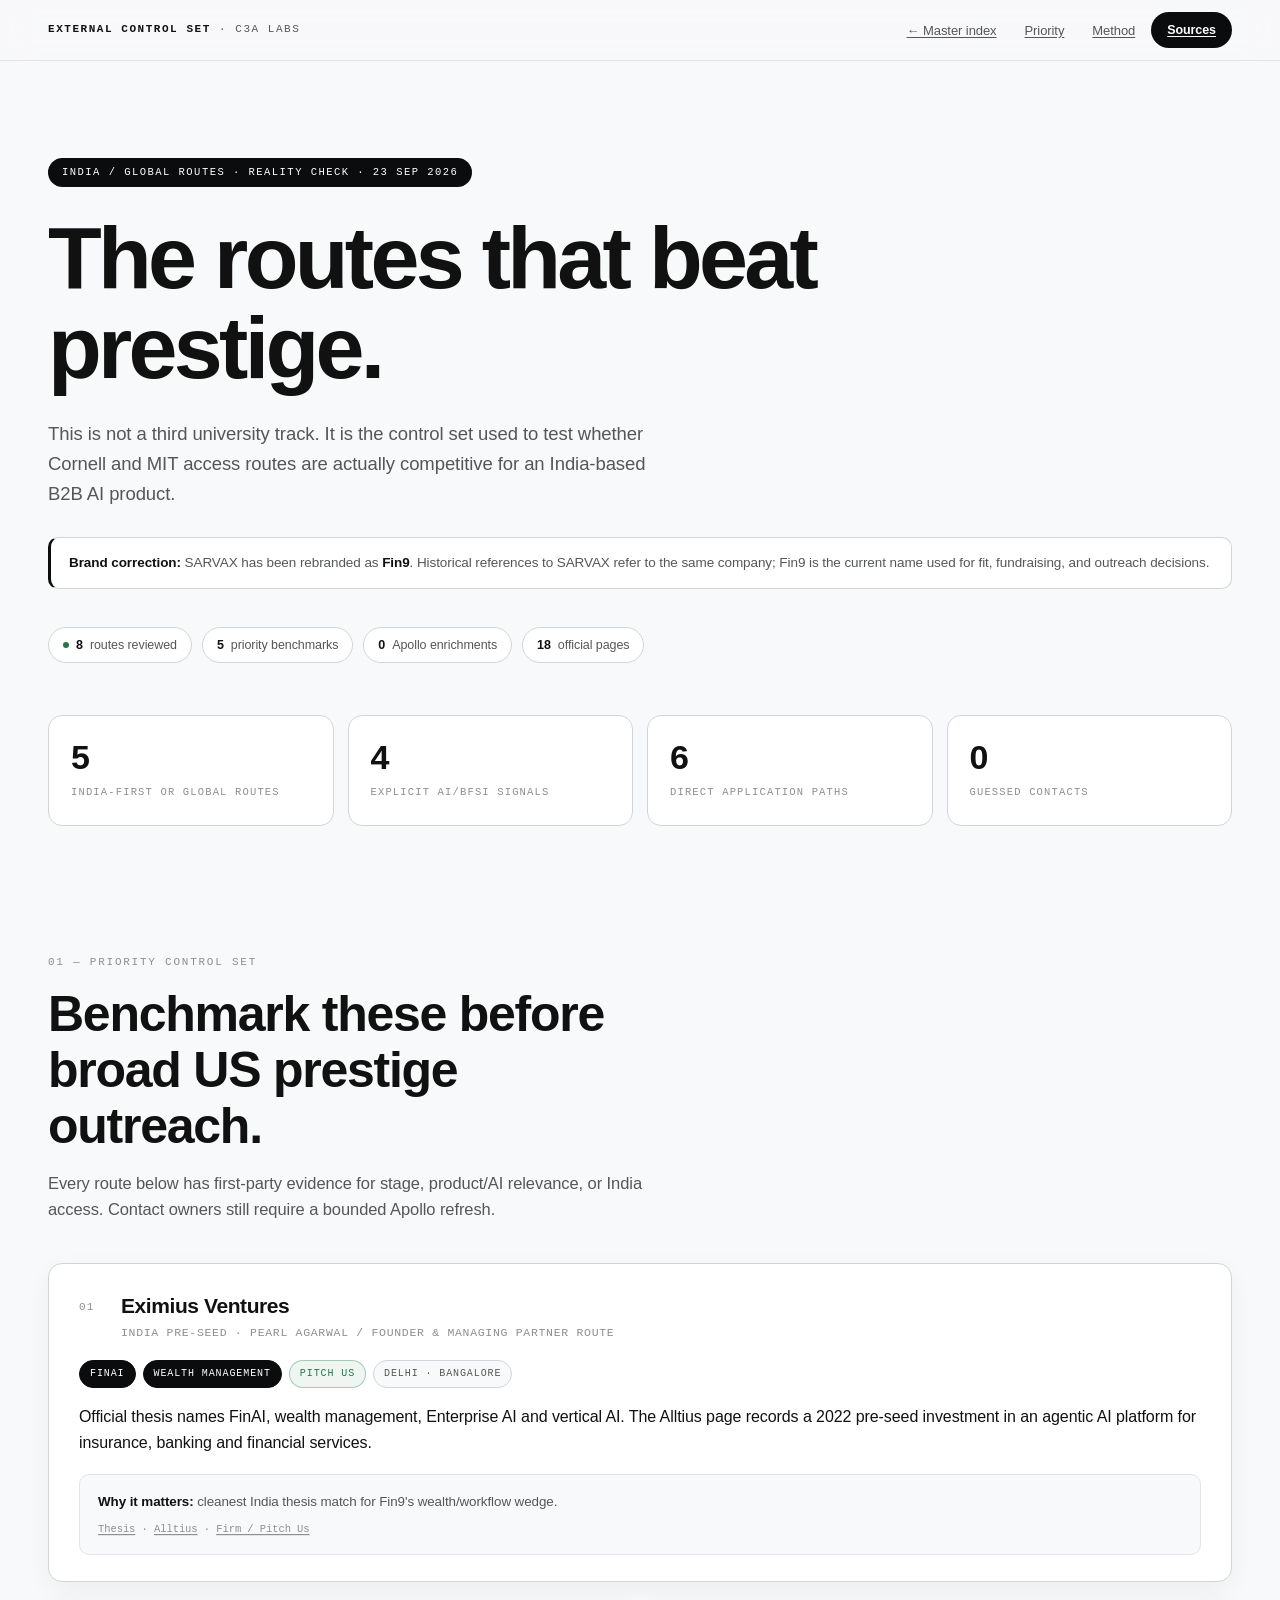
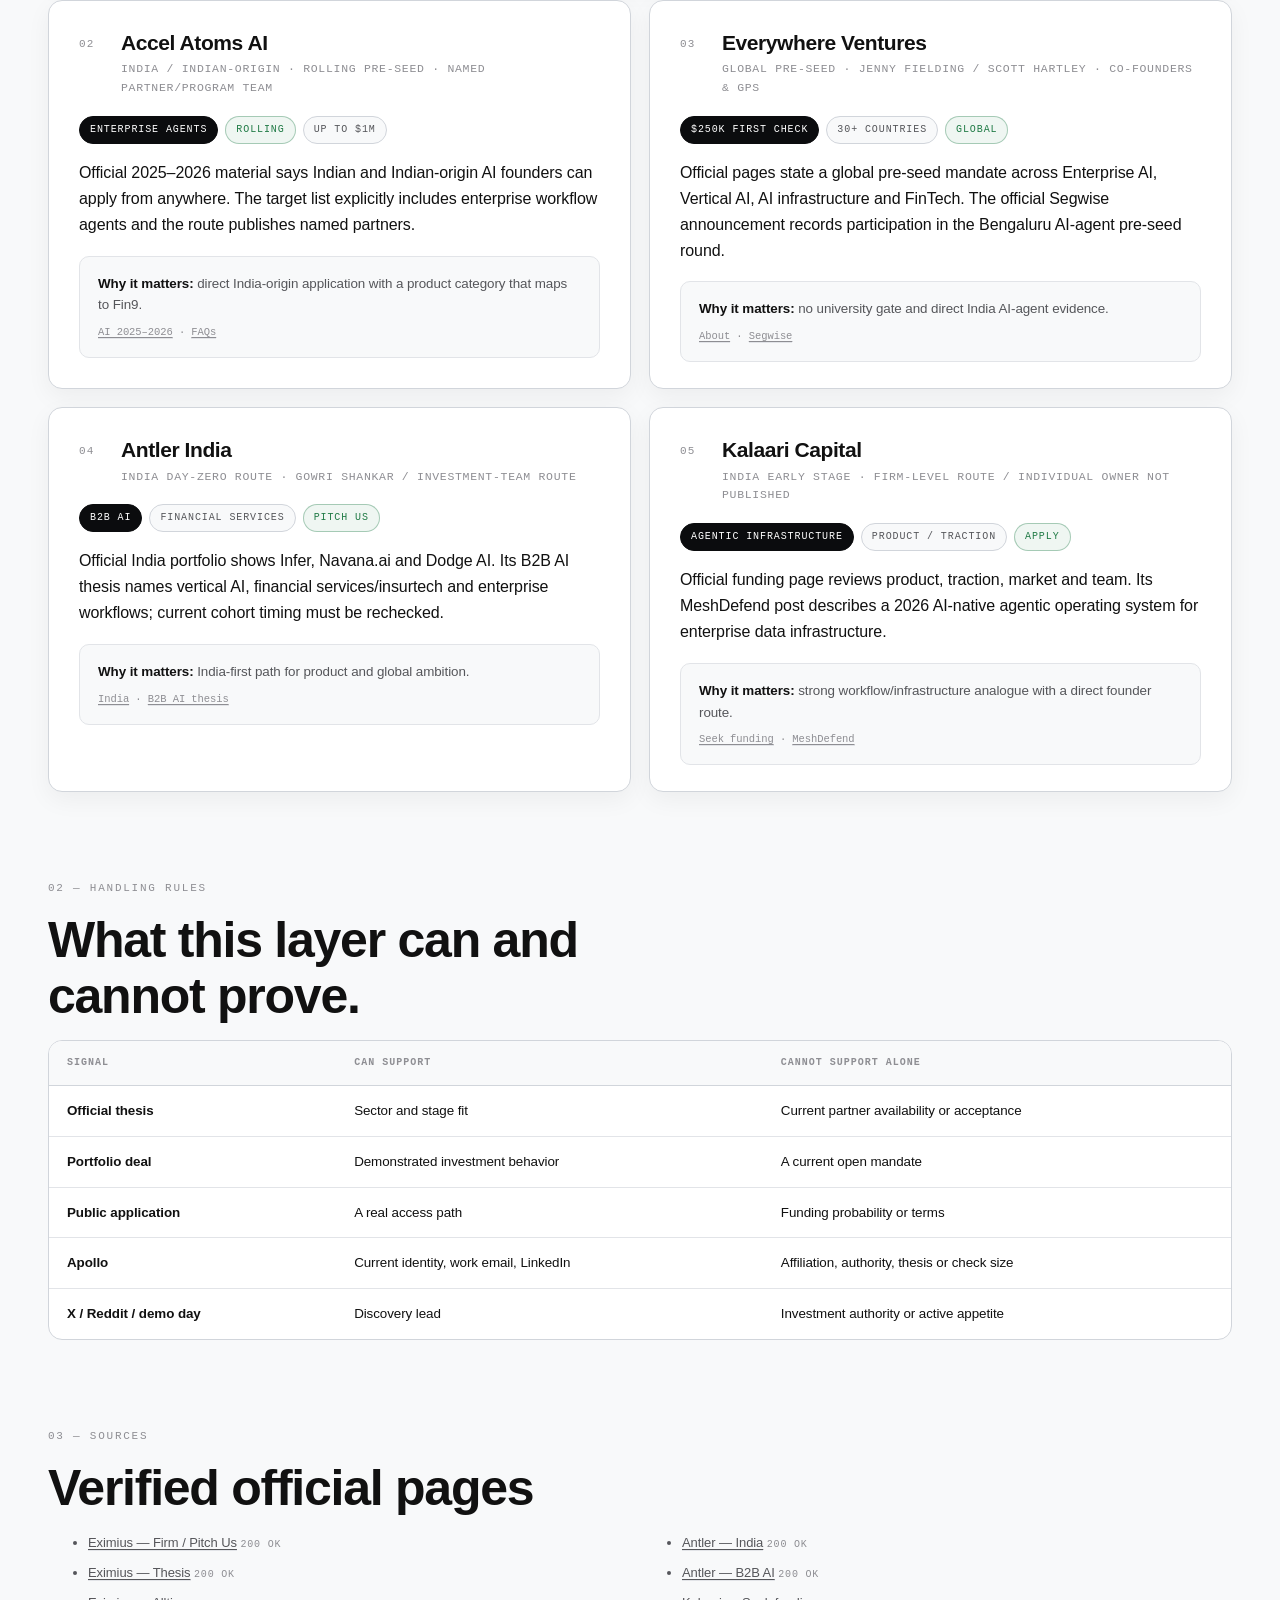
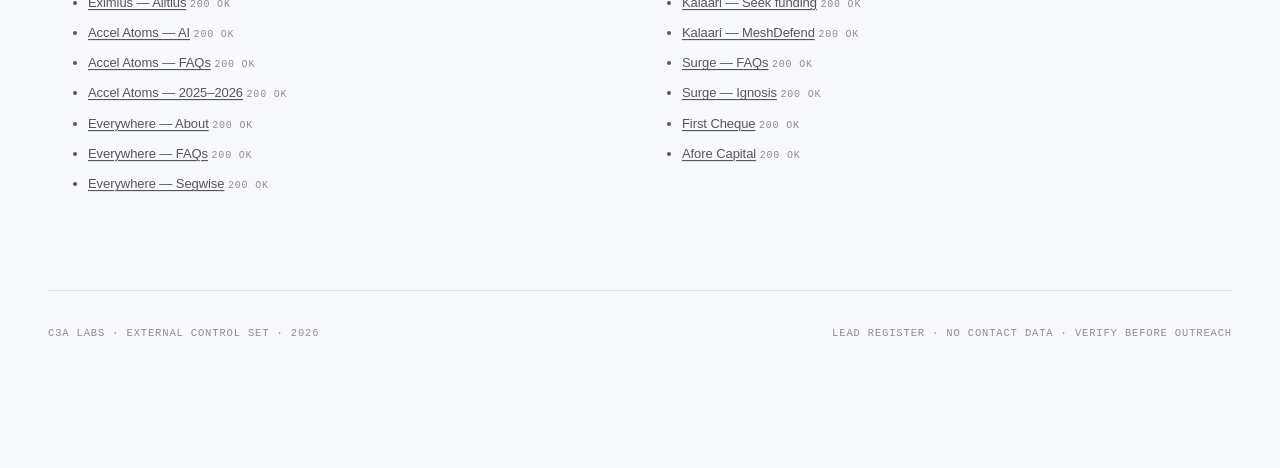
<file: 00-SYSTEM/external-control-set.html>
<!doctype html>
<html lang="en"><head><meta charset="utf-8"><meta name="viewport" content="width=device-width,initial-scale=1"><title>C3A Labs — External Control Set 2026</title><link rel="stylesheet" href="report.css"></head>
<body>
<a class="skip" href="#main">Skip to main content</a>
<nav class="nav"><div class="nav-in"><span class="nav-mark"><b>EXTERNAL CONTROL SET</b> · C3A LABS</span><span class="nav-links"><a href="../index.html">← Master index</a><a href="#priority">Priority</a><a href="#method">Method</a><a class="nav-cta" href="#sources">Sources</a></span></div></nav>
<main id="main">
<section class="hero"><span class="hero-tag">India / global routes · reality check · 23 Sep 2026</span><h1>The routes that beat prestige.</h1><p class="hero-lede">This is not a third university track. It is the control set used to test whether Cornell and MIT access routes are actually competitive for an India-based B2B AI product.</p><div class="rebrand-note"><b>Brand correction:</b> SARVAX has been rebranded as <b>Fin9</b>. Historical references to SARVAX refer to the same company; Fin9 is the current name used for fit, fundraising, and outreach decisions.</div><div class="hero-band"><span class="pill"><span class="dot"></span><b>8</b> routes reviewed</span><span class="pill"><b>5</b> priority benchmarks</span><span class="pill"><b>0</b> Apollo enrichments</span><span class="pill"><b>18</b> official pages</span></div><div class="metrics"><div class="metric"><div class="n">5</div><div class="l">India-first or global routes</div></div><div class="metric"><div class="n">4</div><div class="l">Explicit AI/BFSI signals</div></div><div class="metric"><div class="n">6</div><div class="l">Direct application paths</div></div><div class="metric"><div class="n">0</div><div class="l">Guessed contacts</div></div></div></section>
<section class="sec" id="priority"><div class="sec-kicker">01 — Priority control set</div><h2 class="sec-h">Benchmark these before broad US prestige outreach.</h2><p class="sec-sub">Every route below has first-party evidence for stage, product/AI relevance, or India access. Contact owners still require a bounded Apollo refresh.</p><div class="lane">
<div class="card full"><div class="card-top"><span class="card-rank">01</span><div><h3>Eximius Ventures</h3><div class="firm">India pre-seed · Pearl Agarwal / Founder &amp; Managing Partner route</div></div></div><div class="chips"><span class="chip solid">FinAI</span><span class="chip solid">Wealth management</span><span class="chip live">Pitch Us</span><span class="chip">Delhi · Bangalore</span></div><p>Official thesis names FinAI, wealth management, Enterprise AI and vertical AI. The Alltius page records a 2022 pre-seed investment in an agentic AI platform for insurance, banking and financial services.</p><div class="proof"><b>Why it matters:</b> cleanest India thesis match for Fin9's wealth/workflow wedge.<span class="proof-src"><a href="https://eximiusvc.com/thesis/">Thesis</a> · <a href="https://eximiusvc.com/portfolio/alltius/">Alltius</a> · <a href="https://eximiusvc.com/">Firm / Pitch Us</a></span></div></div>
<div class="card"><div class="card-top"><span class="card-rank">02</span><div><h3>Accel Atoms AI</h3><div class="firm">India / Indian-origin · rolling pre-seed · named partner/program team</div></div></div><div class="chips"><span class="chip solid">Enterprise agents</span><span class="chip live">Rolling</span><span class="chip">Up to $1M</span></div><p>Official 2025–2026 material says Indian and Indian-origin AI founders can apply from anywhere. The target list explicitly includes enterprise workflow agents and the route publishes named partners.</p><div class="proof"><b>Why it matters:</b> direct India-origin application with a product category that maps to Fin9.<span class="proof-src"><a href="https://atoms.accel.com/news/atoms-2025-and-beyond">AI 2025–2026</a> · <a href="https://atoms.accel.com/faqs">FAQs</a></span></div></div>
<div class="card"><div class="card-top"><span class="card-rank">03</span><div><h3>Everywhere Ventures</h3><div class="firm">Global pre-seed · Jenny Fielding / Scott Hartley · Co-Founders &amp; GPs</div></div></div><div class="chips"><span class="chip solid">$250K first check</span><span class="chip">30+ countries</span><span class="chip live">Global</span></div><p>Official pages state a global pre-seed mandate across Enterprise AI, Vertical AI, AI infrastructure and FinTech. The official Segwise announcement records participation in the Bengaluru AI-agent pre-seed round.</p><div class="proof"><b>Why it matters:</b> no university gate and direct India AI-agent evidence.<span class="proof-src"><a href="https://www.everywhere.vc/about">About</a> · <a href="https://ideas.everywhere.vc/p/news-segwise-raises-pre-seed-ai-product-growth">Segwise</a></span></div></div>
<div class="card"><div class="card-top"><span class="card-rank">04</span><div><h3>Antler India</h3><div class="firm">India day-zero route · Gowri Shankar / investment-team route</div></div></div><div class="chips"><span class="chip solid">B2B AI</span><span class="chip">Financial services</span><span class="chip live">Pitch Us</span></div><p>Official India portfolio shows Infer, Navana.ai and Dodge AI. Its B2B AI thesis names vertical AI, financial services/insurtech and enterprise workflows; current cohort timing must be rechecked.</p><div class="proof"><b>Why it matters:</b> India-first path for product and global ambition.<span class="proof-src"><a href="https://www.antler.co/location/india">India</a> · <a href="https://www.antler.co/blog/the-next-big-thing-in-b2b-ai">B2B AI thesis</a></span></div></div>
<div class="card"><div class="card-top"><span class="card-rank">05</span><div><h3>Kalaari Capital</h3><div class="firm">India early stage · firm-level route / individual owner not published</div></div></div><div class="chips"><span class="chip solid">Agentic infrastructure</span><span class="chip">Product / traction</span><span class="chip live">Apply</span></div><p>Official funding page reviews product, traction, market and team. Its MeshDefend post describes a 2026 AI-native agentic operating system for enterprise data infrastructure.</p><div class="proof"><b>Why it matters:</b> strong workflow/infrastructure analogue with a direct founder route.<span class="proof-src"><a href="https://kalaari.com/seek-funding">Seek funding</a> · <a href="https://kalaari.com/insights-from-the-fronlines/why-we-invested-in-meshdefend">MeshDefend</a></span></div></div>
</div></section>
<section class="sec" id="method"><div class="sec-kicker">02 — Handling rules</div><h2 class="sec-h">What this layer can and cannot prove.</h2><div class="tbl-wrap" style="margin-top:0"><table><caption class="skip">External control-set evidence rules</caption><thead><tr><th scope="col">Signal</th><th scope="col">Can support</th><th scope="col">Cannot support alone</th></tr></thead><tbody><tr><td data-label="Signal"><b>Official thesis</b></td><td data-label="Can support">Sector and stage fit</td><td data-label="Cannot support alone">Current partner availability or acceptance</td></tr><tr><td data-label="Signal"><b>Portfolio deal</b></td><td data-label="Can support">Demonstrated investment behavior</td><td data-label="Cannot support alone">A current open mandate</td></tr><tr><td data-label="Signal"><b>Public application</b></td><td data-label="Can support">A real access path</td><td data-label="Cannot support alone">Funding probability or terms</td></tr><tr><td data-label="Signal"><b>Apollo</b></td><td data-label="Can support">Current identity, work email, LinkedIn</td><td data-label="Cannot support alone">Affiliation, authority, thesis or check size</td></tr><tr><td data-label="Signal"><b>X / Reddit / demo day</b></td><td data-label="Can support">Discovery lead</td><td data-label="Cannot support alone">Investment authority or active appetite</td></tr></tbody></table></div></section>
<section class="sec" id="sources"><div class="sec-kicker">03 — Sources</div><h2 class="sec-h">Verified official pages</h2><ul class="sources"><li><a href="https://eximiusvc.com/">Eximius — Firm / Pitch Us</a> <span class="st">200 OK</span></li><li><a href="https://eximiusvc.com/thesis/">Eximius — Thesis</a> <span class="st">200 OK</span></li><li><a href="https://eximiusvc.com/portfolio/alltius/">Eximius — Alltius</a> <span class="st">200 OK</span></li><li><a href="https://atoms.accel.com/ai">Accel Atoms — AI</a> <span class="st">200 OK</span></li><li><a href="https://atoms.accel.com/faqs">Accel Atoms — FAQs</a> <span class="st">200 OK</span></li><li><a href="https://atoms.accel.com/news/atoms-2025-and-beyond">Accel Atoms — 2025–2026</a> <span class="st">200 OK</span></li><li><a href="https://www.everywhere.vc/about">Everywhere — About</a> <span class="st">200 OK</span></li><li><a href="https://www.everywhere.vc/faqs">Everywhere — FAQs</a> <span class="st">200 OK</span></li><li><a href="https://ideas.everywhere.vc/p/news-segwise-raises-pre-seed-ai-product-growth">Everywhere — Segwise</a> <span class="st">200 OK</span></li><li><a href="https://www.antler.co/location/india">Antler — India</a> <span class="st">200 OK</span></li><li><a href="https://www.antler.co/blog/the-next-big-thing-in-b2b-ai">Antler — B2B AI</a> <span class="st">200 OK</span></li><li><a href="https://kalaari.com/seek-funding">Kalaari — Seek funding</a> <span class="st">200 OK</span></li><li><a href="https://kalaari.com/insights-from-the-fronlines/why-we-invested-in-meshdefend">Kalaari — MeshDefend</a> <span class="st">200 OK</span></li><li><a href="https://surge.peakxv.com/faqs">Surge — FAQs</a> <span class="st">200 OK</span></li><li><a href="https://surge.peakxv.com/companies/ignosis">Surge — Ignosis</a> <span class="st">200 OK</span></li><li><a href="https://www.firstcheque.vc/">First Cheque</a> <span class="st">200 OK</span></li><li><a href="https://www.afore.vc/">Afore Capital</a> <span class="st">200 OK</span></li></ul></section>
<div class="foot"><span>C3A LABS · EXTERNAL CONTROL SET · 2026</span><span class="sp">LEAD REGISTER · NO CONTACT DATA · VERIFY BEFORE OUTREACH</span></div></main></body></html>
</file>
<file: 00-SYSTEM/report.css>
:root{
  --bg:#f8f9fa; --paper:#fff; --ink:#111111; --muted:#55565a; --faint:#8e8e93;
  --line:#d1d5db; --line-soft:#e2e4e8; --dark:#0b0c0e; --dark-sub:#1f2124;
  --dark-rule:rgba(255,255,255,.12); --live:#1f7a45; --warn:#b45309;
  --radius-card:14px; --radius-sub:10px; --radius-nav:28px; --radius-pill:999px;
  --shadow-soft:0 8px 24px rgba(17,17,17,.05);
}
*,*::before,*::after{box-sizing:border-box}
html{-webkit-text-size-adjust:100%}
body{
  margin:0; background:var(--bg); color:var(--ink);
  font-family:'Inter',-apple-system,BlinkMacSystemFont,'Segoe UI',sans-serif;
  font-weight:400; line-height:1.62; letter-spacing:-0.005em;
  -webkit-font-smoothing:antialiased;
}
h1,h2,h3,h4{margin:0; font-weight:650; letter-spacing:-0.025em; line-height:1.12}
p{margin:0}
a{color:inherit; text-decoration-thickness:1px; text-underline-offset:2px}
.mono{font-family:'Geist Mono','SF Mono',ui-monospace,Menlo,Consolas,monospace}
.skip{position:absolute; left:-9999px; top:0; z-index:200;
  background:var(--dark); color:#fff; padding:10px 18px; border-radius:0 0 10px 0; font-size:13px}
.skip:focus{left:0}

/* ---------- nav ---------- */
.nav{position:sticky; top:0; z-index:60; background:rgba(248,249,250,.86);
  backdrop-filter:saturate(180%) blur(16px); -webkit-backdrop-filter:saturate(180%) blur(16px);
  border-bottom:1px solid var(--line-soft)}
.nav-in{max-width:1240px; margin:0 auto; padding:12px 28px; display:flex; align-items:center; gap:18px}
.nav-mark{font-family:'Geist Mono',monospace; font-size:11px; letter-spacing:.14em; text-transform:uppercase;
  color:var(--muted); white-space:nowrap}
.nav-mark b{color:var(--ink); font-weight:700}
.nav-links{display:flex; gap:4px; margin-left:auto; flex-wrap:wrap; align-items:center}
.nav-links a{font-size:13px; color:var(--muted); padding:7px 12px; border-radius:var(--radius-pill);
  white-space:nowrap; transition:color .15s, background .15s}
.nav-links a:hover{color:var(--ink); background:rgba(17,17,17,.055)}
.nav-links a.active{color:var(--ink); background:rgba(17,17,17,.08)}
.nav-cta{background:var(--dark); color:#fff !important; font-weight:600; padding:8px 16px !important;
  border-radius:var(--radius-pill); font-size:12.5px !important}
.nav-cta:hover{background:#000 !important; color:#fff !important}

/* ---------- layout ---------- */
main{max-width:1240px; margin:0 auto; padding:0 28px 120px}
.sec{padding:88px 0 0}
.sec-kicker{font-family:'Geist Mono',monospace; font-size:11px; letter-spacing:.16em; text-transform:uppercase;
  color:var(--faint); margin-bottom:14px}
.sec-h{font-size:clamp(30px,4vw,50px); margin-bottom:16px; max-width:22ch}
.sec-sub{color:var(--muted); font-size:16.5px; max-width:68ch; margin-bottom:40px}

/* ---------- hero ---------- */
.hero{padding:96px 0 40px}
.hero-tag{display:inline-flex; align-items:center; gap:8px; background:var(--dark); color:#fff;
  font-family:'Geist Mono',monospace; font-size:10.5px; letter-spacing:.14em; text-transform:uppercase;
  padding:6px 14px; border-radius:var(--radius-pill); margin-bottom:26px}
.hero h1{font-size:clamp(42px,7.2vw,88px); line-height:1.02; letter-spacing:-0.042em; max-width:20ch}
.hero-lede{color:var(--muted); font-size:18.5px; max-width:60ch; margin-top:26px}
.hero-band{display:flex; flex-wrap:wrap; gap:10px; margin-top:38px}
.pill{display:inline-flex; align-items:center; gap:7px; border:1px solid var(--line); background:var(--paper);
  border-radius:var(--radius-pill); padding:7px 14px; font-size:12.5px; color:var(--muted)}
.pill b{color:var(--ink); font-weight:650}
.dot{width:6px; height:6px; border-radius:50%; background:var(--live); flex:none}

/* ---------- metric grid ---------- */
.metrics{display:grid; grid-template-columns:repeat(4,1fr); gap:14px; margin-top:52px}
.metric{background:var(--paper); border:1px solid var(--line); border-radius:var(--radius-card);
  padding:24px 22px}
.metric .n{font-size:34px; font-weight:700; letter-spacing:-0.035em; line-height:1}
.metric .l{font-family:'Geist Mono',monospace; font-size:10.5px; letter-spacing:.11em; text-transform:uppercase;
  color:var(--faint); margin-top:10px}

/* ---------- cards ---------- */
.card{background:var(--paper); border:1px solid var(--line); border-radius:var(--radius-card);
  padding:30px 30px 26px; box-shadow:var(--shadow-soft)}
.card-top{display:flex; align-items:flex-start; gap:16px; margin-bottom:18px}
.card-rank{font-family:'Geist Mono',monospace; font-size:11px; color:var(--faint); letter-spacing:.1em;
  padding-top:5px; min-width:26px}
.card h3{font-size:21px; letter-spacing:-0.02em}
.card .firm{font-family:'Geist Mono',monospace; font-size:11.5px; color:var(--faint);
  letter-spacing:.06em; text-transform:uppercase; margin-top:6px}
.card .role{font-size:14.5px; color:var(--muted); margin-bottom:16px}
.chips{display:flex; flex-wrap:wrap; gap:7px; margin:0 0 16px}
.chip{font-family:'Geist Mono',monospace; font-size:10px; letter-spacing:.09em; text-transform:uppercase;
  padding:5px 10px; border-radius:var(--radius-pill); border:1px solid var(--line); color:var(--muted);
  background:var(--bg)}
.chip.solid{background:var(--dark); color:#fff; border-color:var(--dark)}
.chip.live{color:var(--live); border-color:rgba(31,122,69,.35); background:rgba(31,122,69,.07)}
.chip.warn{color:var(--warn); border-color:rgba(180,83,9,.35); background:rgba(180,83,9,.07)}
.kv{display:grid; grid-template-columns:112px 1fr; gap:8px 16px; font-size:13.8px}
.kv dt{font-family:'Geist Mono',monospace; font-size:10px; letter-spacing:.1em; text-transform:uppercase;
  color:var(--faint); padding-top:3px}
.kv dd{margin:0; color:var(--ink)}
.kv dd a{border-bottom:1px solid var(--line)}
.proof{margin-top:18px; padding:16px 18px; background:var(--bg); border:1px solid var(--line-soft);
  border-radius:var(--radius-sub); font-size:13.4px; color:var(--muted)}
.proof b{color:var(--ink); font-weight:600}
.proof-src{font-family:'Geist Mono',monospace; font-size:10.5px; color:var(--faint);
  word-break:break-all; margin-top:8px; display:block}
.proof-src a{border-bottom:1px solid var(--line-soft)}
.nf{color:var(--faint); font-style:italic}
.gate{margin-top:16px; border-left:2px solid var(--warn); padding:2px 0 2px 16px; font-size:13.2px; color:var(--muted)}
.gate b{color:var(--warn); font-weight:650}
.card-foot{margin-top:20px; padding-top:16px; border-top:1px solid var(--line-soft);
  display:flex; flex-wrap:wrap; gap:10px; align-items:center}
.acted{margin-left:auto; background:var(--dark); color:#fff; font-size:12px; font-weight:600;
  padding:8px 16px; border-radius:var(--radius-pill); border:none; cursor:pointer;
  font-family:inherit; letter-spacing:.01em}
.acted:hover{background:#000}

/* ---------- lane grid ---------- */
.lane{display:grid; grid-template-columns:repeat(2,1fr); gap:18px}
.full{grid-column:1/-1}

/* ---------- dark focus panel ---------- */
.dark{background:var(--dark); color:#fff; border-radius:var(--radius-card); padding:38px 36px}
.dark .sec-kicker{color:rgba(255,255,255,.5)}
.dark h3{color:#fff; font-size:23px; margin-bottom:12px}
.dark p{color:rgba(255,255,255,.78); font-size:15px}
.dark .kv dt{color:rgba(255,255,255,.44)}
.dark .kv dd{color:#fff}
.dark .proof{background:var(--dark-sub); border-color:var(--dark-rule); color:rgba(255,255,255,.72)}
.dark .proof b{color:#fff}
.dark .proof-src{color:rgba(255,255,255,.5)}
.dark .chip{background:rgba(255,255,255,.07); border-color:var(--dark-rule); color:rgba(255,255,255,.72)}
.dark .chip.solid{background:#fff; color:var(--dark); border-color:#fff}

/* ---------- table ---------- */
.tbl-wrap{border:1px solid var(--line); border-radius:var(--radius-card); background:var(--paper);
  overflow:hidden}
table{width:100%; border-collapse:collapse; font-size:13.4px}
thead th{font-family:'Geist Mono',monospace; font-size:10px; letter-spacing:.1em; text-transform:uppercase;
  color:var(--faint); text-align:left; padding:14px 18px; border-bottom:1px solid var(--line);
  background:var(--bg); white-space:nowrap}
tbody td{padding:14px 18px; border-bottom:1px solid var(--line-soft); vertical-align:top; color:var(--ink)}
tbody tr:last-child td{border-bottom:none}
tbody td a{border-bottom:1px solid var(--line)}
.t-num{font-family:'Geist Mono',monospace; font-size:11.5px; color:var(--faint)}
.scroll-hint{display:none}

/* ---------- sources ---------- */
.sources{columns:2; column-gap:44px; font-size:13px; color:var(--muted)}
.sources li{margin-bottom:9px; break-inside:avoid}
.sources a{border-bottom:1px solid var(--line-soft); word-break:break-all}
.sources .st{font-family:'Geist Mono',monospace; font-size:10px; letter-spacing:.08em;
  text-transform:uppercase; color:var(--faint)}

/* ---------- footer ---------- */
.foot{border-top:1px solid var(--line-soft); margin-top:96px; padding:34px 0 8px;
  display:flex; flex-wrap:wrap; gap:16px; align-items:center;
  font-family:'Geist Mono',monospace; font-size:10.5px; letter-spacing:.08em; text-transform:uppercase;
  color:var(--faint)}
.foot a{border-bottom:1px solid var(--line-soft)}
.foot .sp{margin-left:auto}
.diagram{margin:28px 0 0;padding:20px 20px 16px;background:var(--paper);border:1px solid var(--line);
  border-radius:var(--radius-card);overflow:hidden}
.diagram svg{display:block;width:100%;height:auto;min-height:110px}
.diagram figcaption{margin-top:10px;font-family:'Geist Mono',monospace;font-size:10.5px;color:var(--faint);line-height:1.45}
.diagram .node{fill:var(--paper);stroke:var(--line);stroke-width:1.5}
.diagram .node.dark{fill:var(--dark);stroke:var(--dark)}
.diagram .label{fill:var(--ink);font-family:Inter, sans-serif;font-weight:650;font-size:14px}
.diagram .label.inverse{fill:#fff}
.diagram .sub{fill:var(--muted);font-family:'Geist Mono',monospace;font-size:10px}
.diagram .sub.inverse{fill:rgba(255,255,255,.65)}
.diagram .flow{fill:none;stroke:var(--ink);stroke-width:1.5;stroke-linecap:square}
@media(max-width:620px){.diagram{padding:14px 12px}.diagram svg{min-height:170px}.diagram .label{font-size:12px}.diagram .sub{font-size:9px}}
@media print{.diagram{break-inside:avoid;box-shadow:none}.diagram svg{min-height:0}}

/* ---------- dual track switch on index ---------- */
.dual{display:grid; grid-template-columns:1fr 1fr; gap:20px; margin-top:56px}
.track{background:var(--paper); border:1px solid var(--line); border-radius:var(--radius-card);
  padding:38px 34px; display:flex; flex-direction:column; min-height:400px}
.track h3{font-size:26px; margin-bottom:10px; letter-spacing:-0.025em}
.track .tk{font-family:'Geist Mono',monospace; font-size:10.5px; letter-spacing:.14em; text-transform:uppercase;
  color:var(--faint); margin-bottom:20px}
.track p{color:var(--muted); font-size:15px; margin-bottom:22px}
.track ul{margin:0 0 26px; padding-left:20px; color:var(--muted); font-size:14px}
.track ul li{margin-bottom:8px}
.track .go{margin-top:auto; align-self:flex-start; background:var(--dark); color:#fff;
  font-weight:600; font-size:13px; padding:11px 20px; border-radius:var(--radius-pill);
  border:none; cursor:pointer; font-family:inherit}
.track .go:hover{background:#000}
.track-dark{background:var(--dark); border-color:var(--dark)}
.track-dark h3{color:#fff}
.track-dark .tk{color:rgba(255,255,255,.5)}
.track-dark p{color:rgba(255,255,255,.78)}
.track-dark ul{color:rgba(255,255,255,.72)}
.track-dark .go{background:#fff; color:var(--dark)}
.track-dark .go:hover{background:#e8e8ea}

/* ---------- responsive ---------- */
@media (max-width:1080px){
  .metrics{grid-template-columns:repeat(2,1fr)}
  .dual{grid-template-columns:1fr}
}
@media (max-width:900px){
  .lane{grid-template-columns:1fr}
  .sources{columns:1}
}
@media (max-width:768px){
  main{padding:0 20px 90px}
  .nav-in{padding:10px 20px; gap:10px; flex-wrap:wrap}
  .nav-links{margin-left:0; gap:2px}
  .nav-links a{padding:6px 9px; font-size:12px}
  .hero{padding:56px 0 24px}
  .sec{padding:60px 0 0}
  .sec-h{font-size:30px}
  .metrics{grid-template-columns:1fr 1fr; gap:10px}
  .metric{padding:18px 16px}
  .metric .n{font-size:27px}
  .card{padding:22px 20px}
  .dark{padding:26px 22px}
  .track{padding:28px 22px; min-height:0}
  .kv{grid-template-columns:1fr; gap:3px 0}
  .kv dt{padding-top:10px}
  .kv dd{padding-bottom:6px}
  .tbl-wrap{overflow-x:auto; border-radius:var(--radius-sub)}
  thead th{font-size:9.5px; padding:12px 14px}
  tbody td{padding:12px 14px; font-size:12.8px}
}
@media (max-width:620px){
  .metrics{grid-template-columns:1fr}
  .hero h1{font-size:38px}
  .hero-lede{font-size:16px}
  .tbl-wrap{overflow:visible}
  table,tbody,tr,td{display:block; width:100%}
  thead{display:none}
  tbody tr{border-bottom:1px solid var(--line); padding:6px 0}
  tbody tr:last-child{border-bottom:none}
  tbody td{border:none; padding:5px 16px; position:relative}
  tbody td::before{content:attr(data-label); display:block; font-family:'Geist Mono',monospace;
    font-size:9.5px; letter-spacing:.1em; text-transform:uppercase; color:var(--faint);
    margin-bottom:3px; margin-top:8px}
  tbody td:first-child::before{margin-top:0}
}

/* ---------- brand and authority proof ---------- */
.rebrand-note{margin-top:28px;padding:14px 18px;border:1px solid var(--line);border-left:3px solid var(--dark);border-radius:var(--radius-sub);background:var(--paper);color:var(--muted);font-size:13.5px}
.rebrand-note b{color:var(--ink);font-weight:700}
.authority-map{margin-top:28px}
.authority-map table{font-size:13px}
.authority-map td:first-child{white-space:nowrap;font-weight:650}
.authority-map td:nth-child(2){font-weight:650}
.authority-note{margin-top:14px;color:var(--muted);font-size:13px}
/* ---------- print ---------- */
@media print{
  body{background:#fff !important; color:#000 !important}
  .nav,.acted,.skip{display:none !important}
  main{padding:0; max-width:none}
  .sec{padding:26px 0 0}
  .card,.dark,.track,.metric,.tbl-wrap{box-shadow:none; break-inside:avoid; page-break-inside:avoid}
  .card,.track,.metric{border-color:#bbb}
  .dark{background:#fff !important; color:#000 !important; border:1px solid #bbb}
  .dark h3,.dark .kv dd,.dark .proof b{color:#000 !important}
  .dark p,.dark .kv dd{color:#222 !important}
  .dark .kv dt,.dark .proof-src,.dark .sec-kicker{color:#555 !important}
  .dark .proof{background:#f4f4f4 !important; border-color:#ccc !important}
  .dark .chip{background:#f0f0f0 !important; border-color:#ccc !important; color:#222 !important}
  .pill,.chip{border-color:#bbb}
  .acted{display:none !important}
  thead th{background:#f2f2f2 !important; color:#333 !important}
  tbody td{color:#000 !important}
  .foot{border-color:#ccc}
}
</file>
